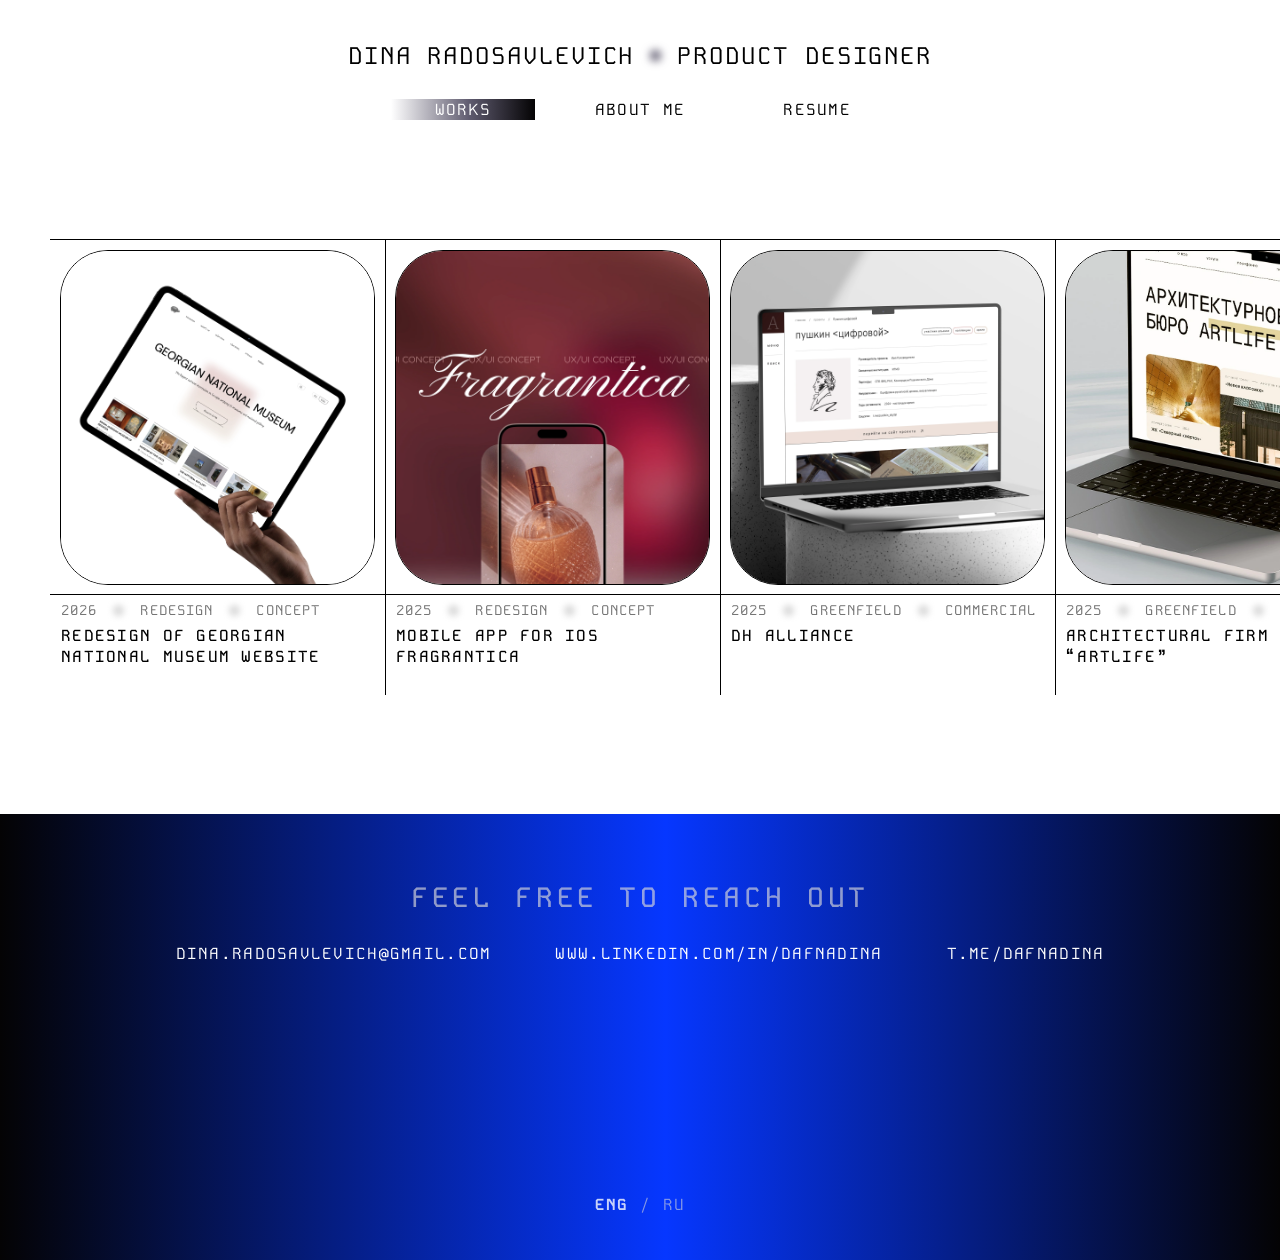
<file: index.html>
<!doctype html>
<html lang="en">
  <head>
    <meta charset="UTF-8" />
    <meta name="viewport" content="width=device-width, initial-scale=1" />
    <meta name="description" content="Dina Radosavlevich — product designer portfolio." />
    <title>Dina Radosavlevich — Product Designer</title>
    <link rel="icon" type="image/x-icon" href="favicon.ico?v=20261031-2" />
    <link rel="icon" type="image/svg+xml" href="favicon.svg?v=20261031-2" />
    <link rel="preconnect" href="https://fonts.googleapis.com" />
    <link rel="preconnect" href="https://fonts.gstatic.com" crossorigin />
    <link href="https://fonts.googleapis.com/css2?family=Kode+Mono:wght@400;500;700&display=swap" rel="stylesheet" />
    <link href="https://fonts.googleapis.com/css2?family=Martian+Mono:wght@300;400&amp;display=swap" rel="stylesheet" />
    <script src="lang-init.js?v=ru-preview-8"></script>
    <link rel="stylesheet" href="styles.css?v=home-footer-28-20261112-1" />
    <link rel="stylesheet" href="russian-type.css?v=home-footer-28-20261112-1" />
  </head>
  <body class="home-page intro-running">
    <header class="portfolio-header">
      <a class="identity" href="index.html">
        <span>Dina Radosavlevich</span>
        <span class="identity-dot" aria-hidden="true"></span>
        <span>Product Designer</span>
      </a>
      <nav aria-label="Primary navigation">
        <a class="active" href="index.html">Works</a>
        <a href="about.html">About me</a>
        <a href="resume.html">Resume</a>
      </nav>
    </header>

    <main class="portfolio-main">
      <section class="project-strip" aria-label="Selected projects">
        <a class="work-card" href="museum/">
          <div class="work-image"><img src="assets/home-v2/artlife.webp" alt="Georgian National Museum website redesign" /></div>
          <div class="work-meta"><span>2026</span><i></i><span>Redesign</span><i></i><span>Concept</span></div>
          <h2>Redesign of Georgian National Museum Website</h2>
        </a>

        <a class="work-card" href="fragrantica/">
          <div class="work-image"><img src="assets/home-v2/fragrantica.webp" alt="Fragrantica iOS mobile app" /></div>
          <div class="work-meta"><span>2025</span><i></i><span>Redesign</span><i></i><span>Concept</span></div>
          <h2>Mobile App for iOS Fragrantica</h2>
        </a>

        <a class="work-card" href="alliance/">
          <div class="work-image"><img src="assets/home-v2/dh-alliance-original.webp" alt="DH Alliance website" /></div>
          <div class="work-meta"><span>2025</span><i></i><span>Greenfield</span><i></i><span data-ru="Коммерческий">Commercial</span></div>
          <h2>DH Alliance</h2>
        </a>

        <a class="work-card" href="artlife/">
          <div class="work-image"><img src="assets/home-v2/dh-alliance.webp" alt="Artlife architectural firm website" /></div>
          <div class="work-meta"><span>2025</span><i></i><span>Greenfield</span><i></i><span>Concept</span></div>
          <h2>Architectural Firm “Artlife”</h2>
        </a>
      </section>
    </main>

    <footer class="portfolio-footer">
      <div class="contact-block">
        <h2><span data-ru="Предложить работу">Feel free</span> <span data-ru="или задать вопрос:">to reach out</span></h2>
        <div class="contact-links">
          <a href="mailto:dina.radosavlevich@gmail.com">dina.radosavlevich@gmail.com</a>
          <a href="https://www.linkedin.com/in/dafnadina" target="_blank" rel="noreferrer">www.linkedin.com/in/dafnadina</a>
          <a href="https://t.me/dafnadina" target="_blank" rel="noreferrer">t.me/dafnadina</a>
        </div>
      </div>
      <button class="language-switch" type="button" aria-label="Switch site language"><strong>ENG</strong><span> / RU</span></button>
    </footer>

    <script src="i18n.js?v=ru-preview-8"></script>
    <script src="script.js?v=mobile-intro-20261105-2"></script>
  </body>
</html>
</file>
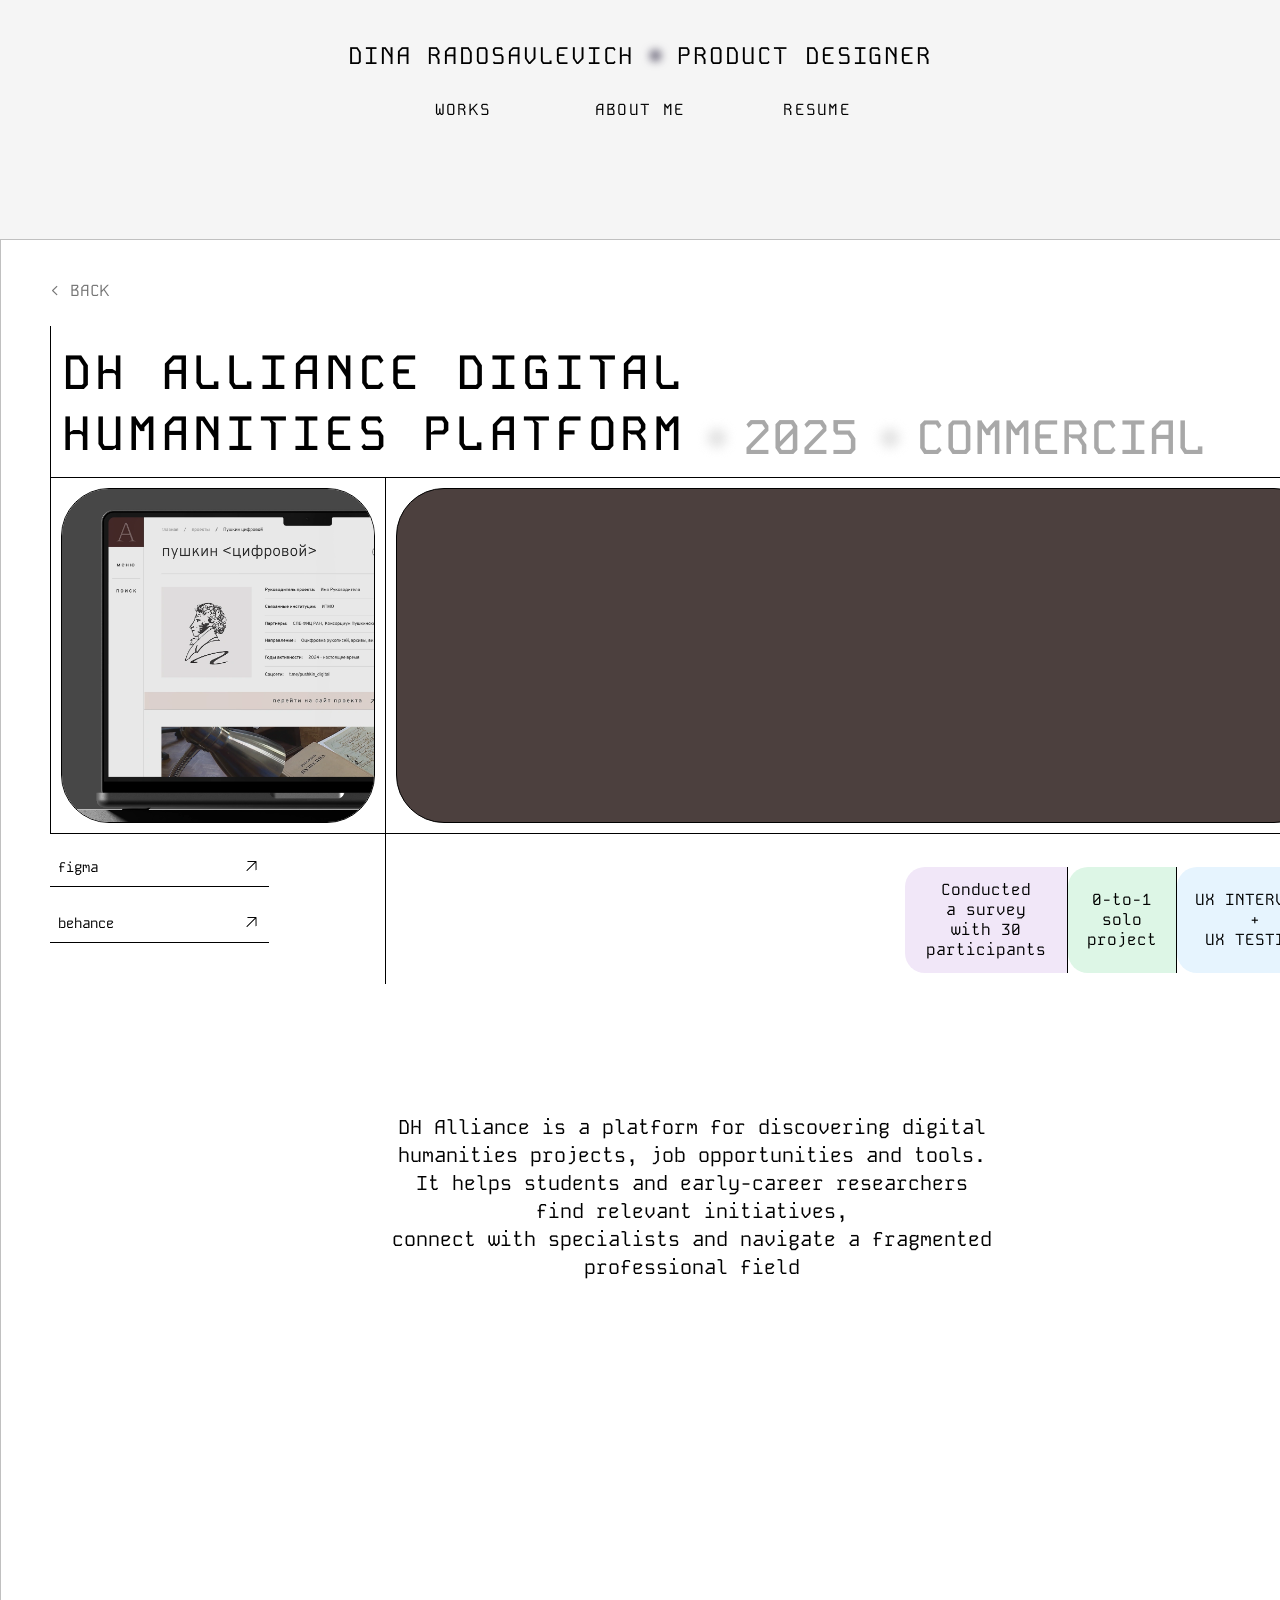
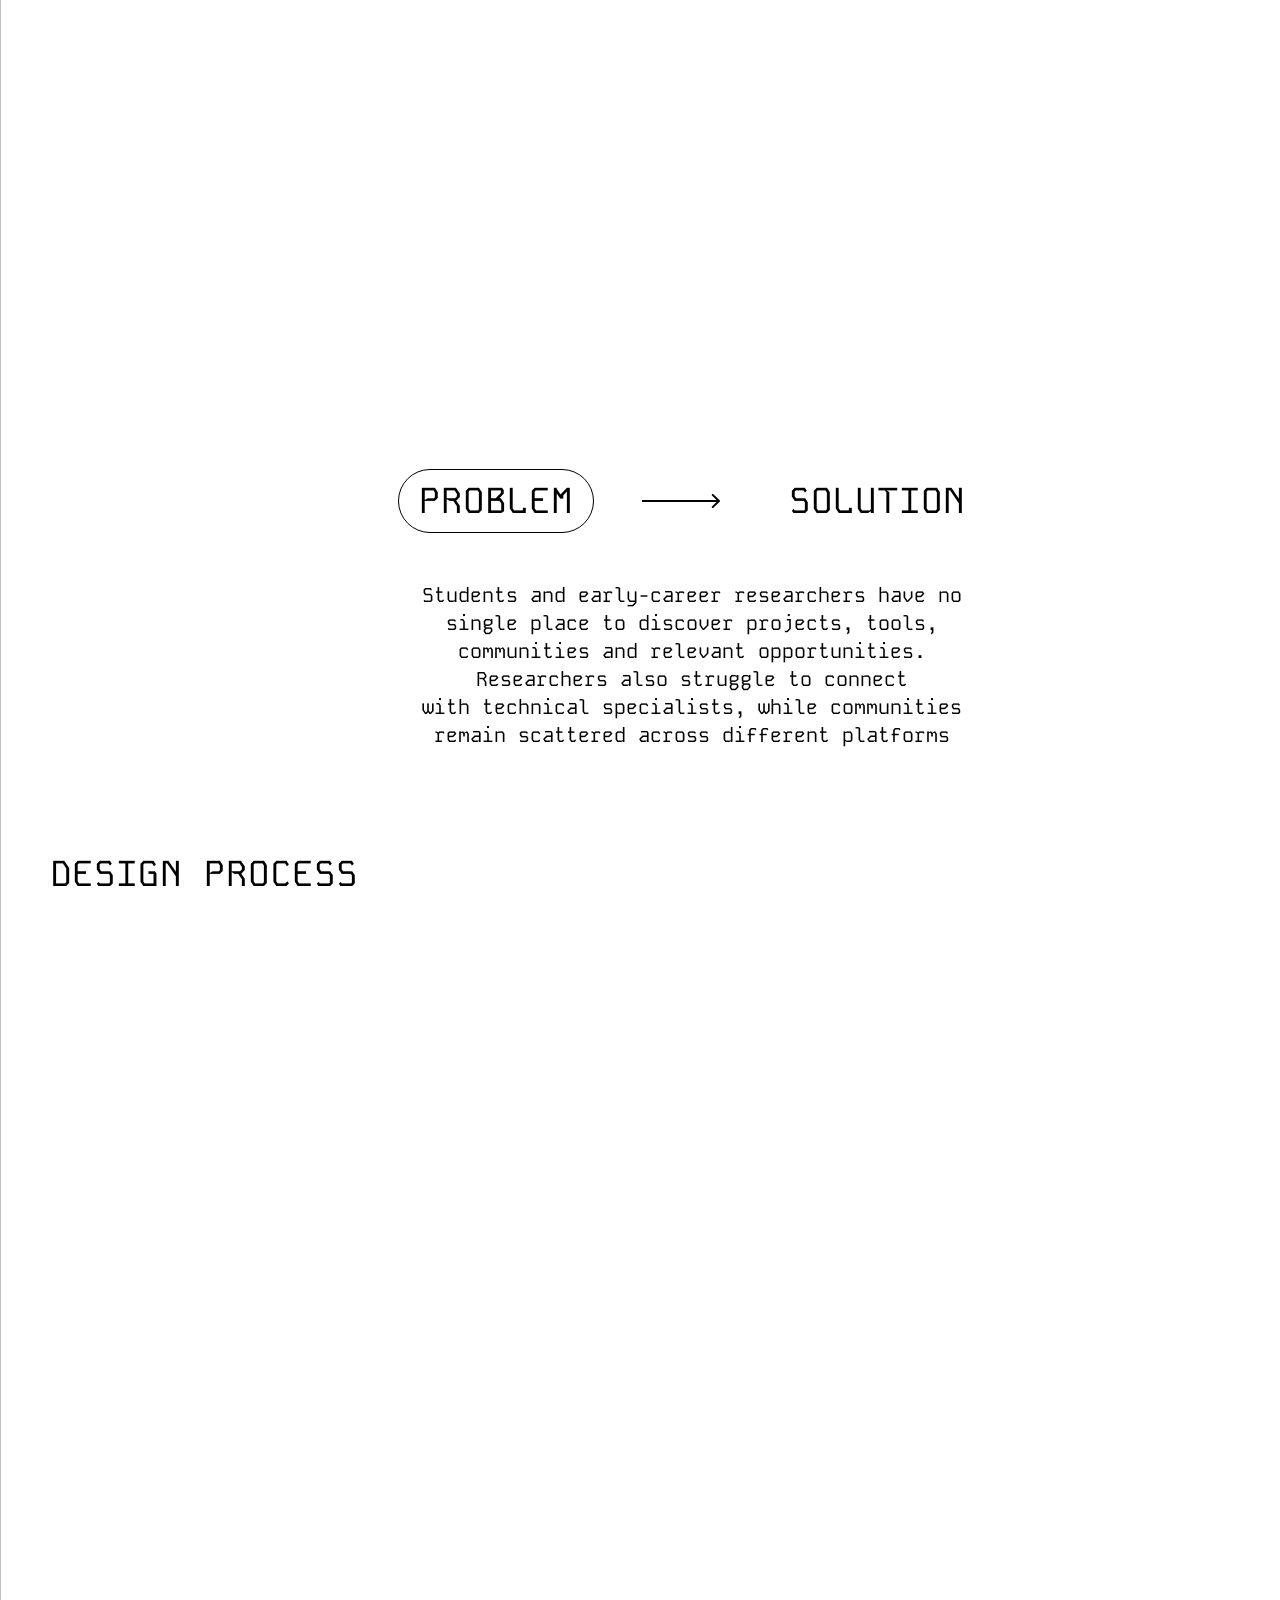
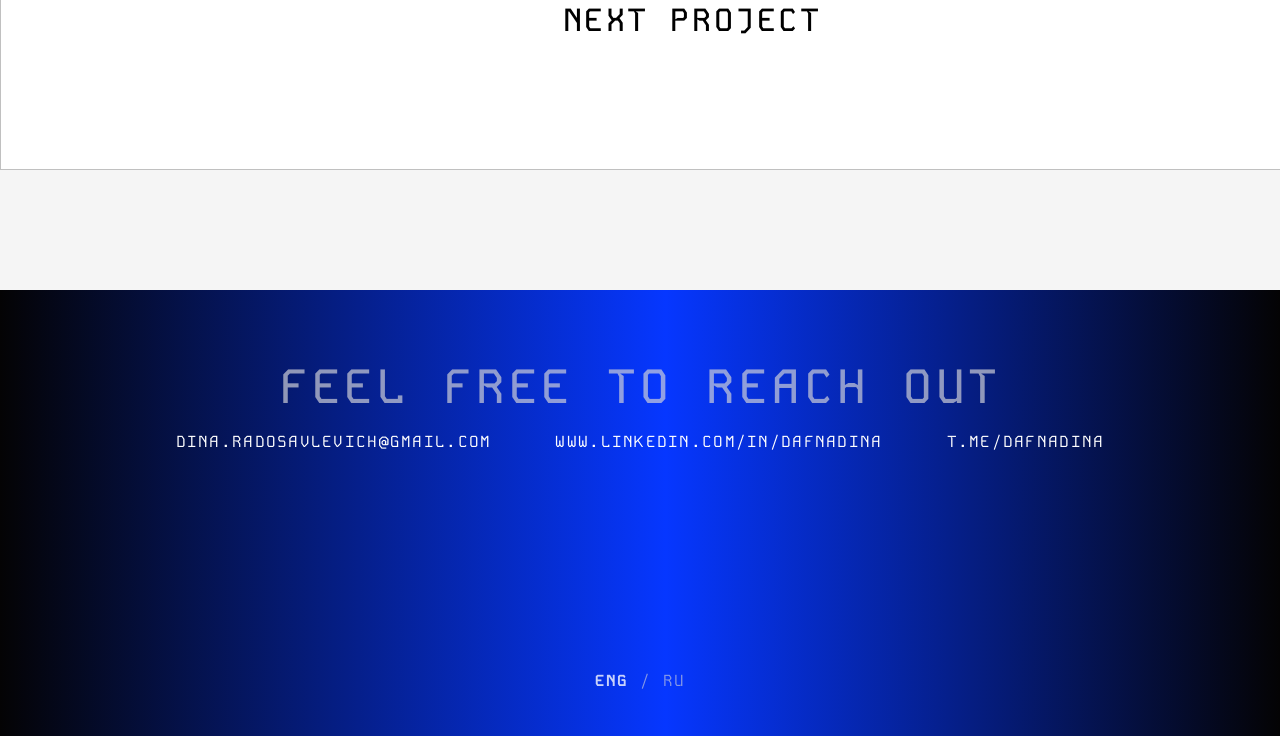
<file: alliance/index.html>
<!doctype html>
<html lang="en">
  <head>
    <meta charset="UTF-8" />
    <meta name="viewport" content="width=device-width, initial-scale=1" />
    <meta http-equiv="refresh" content="0; url=../alliance.html" />
    <link rel="canonical" href="../alliance.html" />
    <title>DH Alliance — Dina Radosavlevich</title>
    <link rel="icon" type="image/x-icon" href="../favicon.ico?v=20261031-2" />
    <link rel="icon" type="image/svg+xml" href="../favicon.svg?v=20261031-2" />
    <script>window.location.replace('../alliance.html');</script>
  </head>
  <body><a href="../alliance.html">Open DH Alliance project</a></body>
</html>
</file>
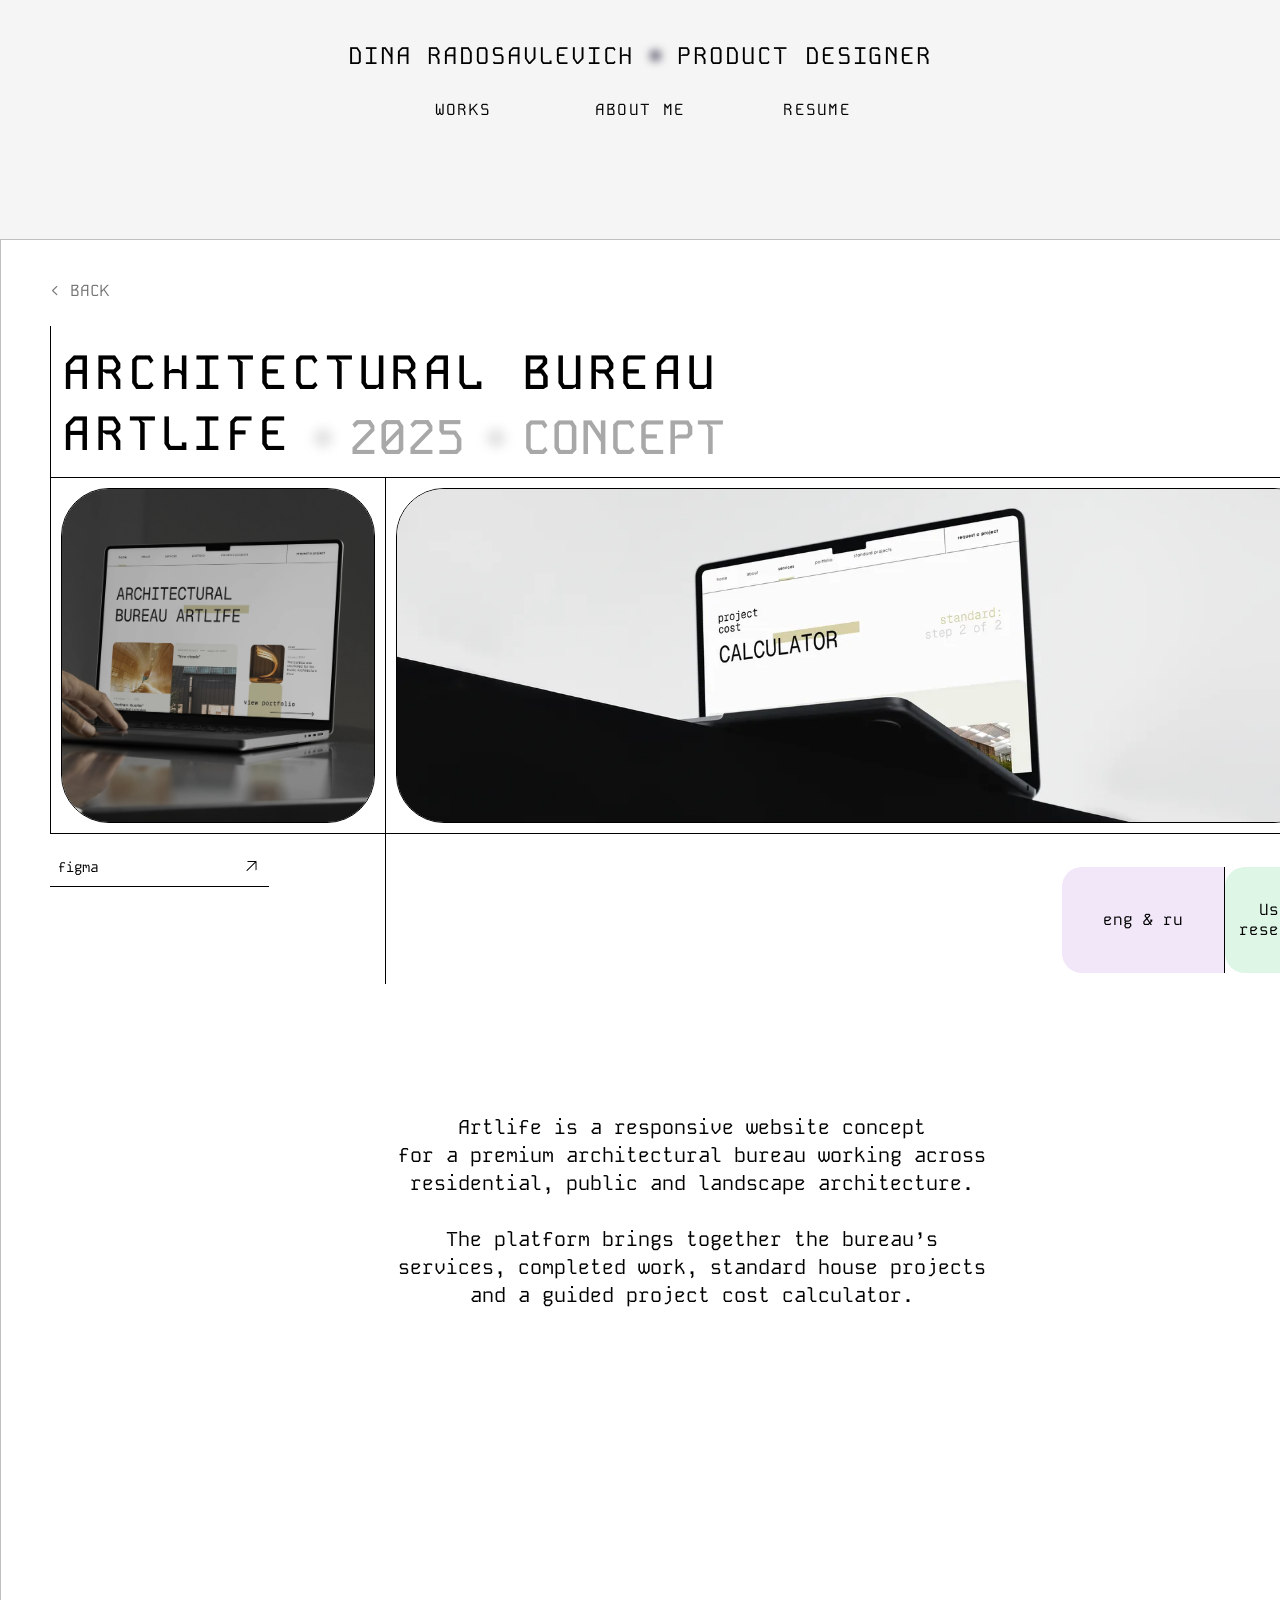
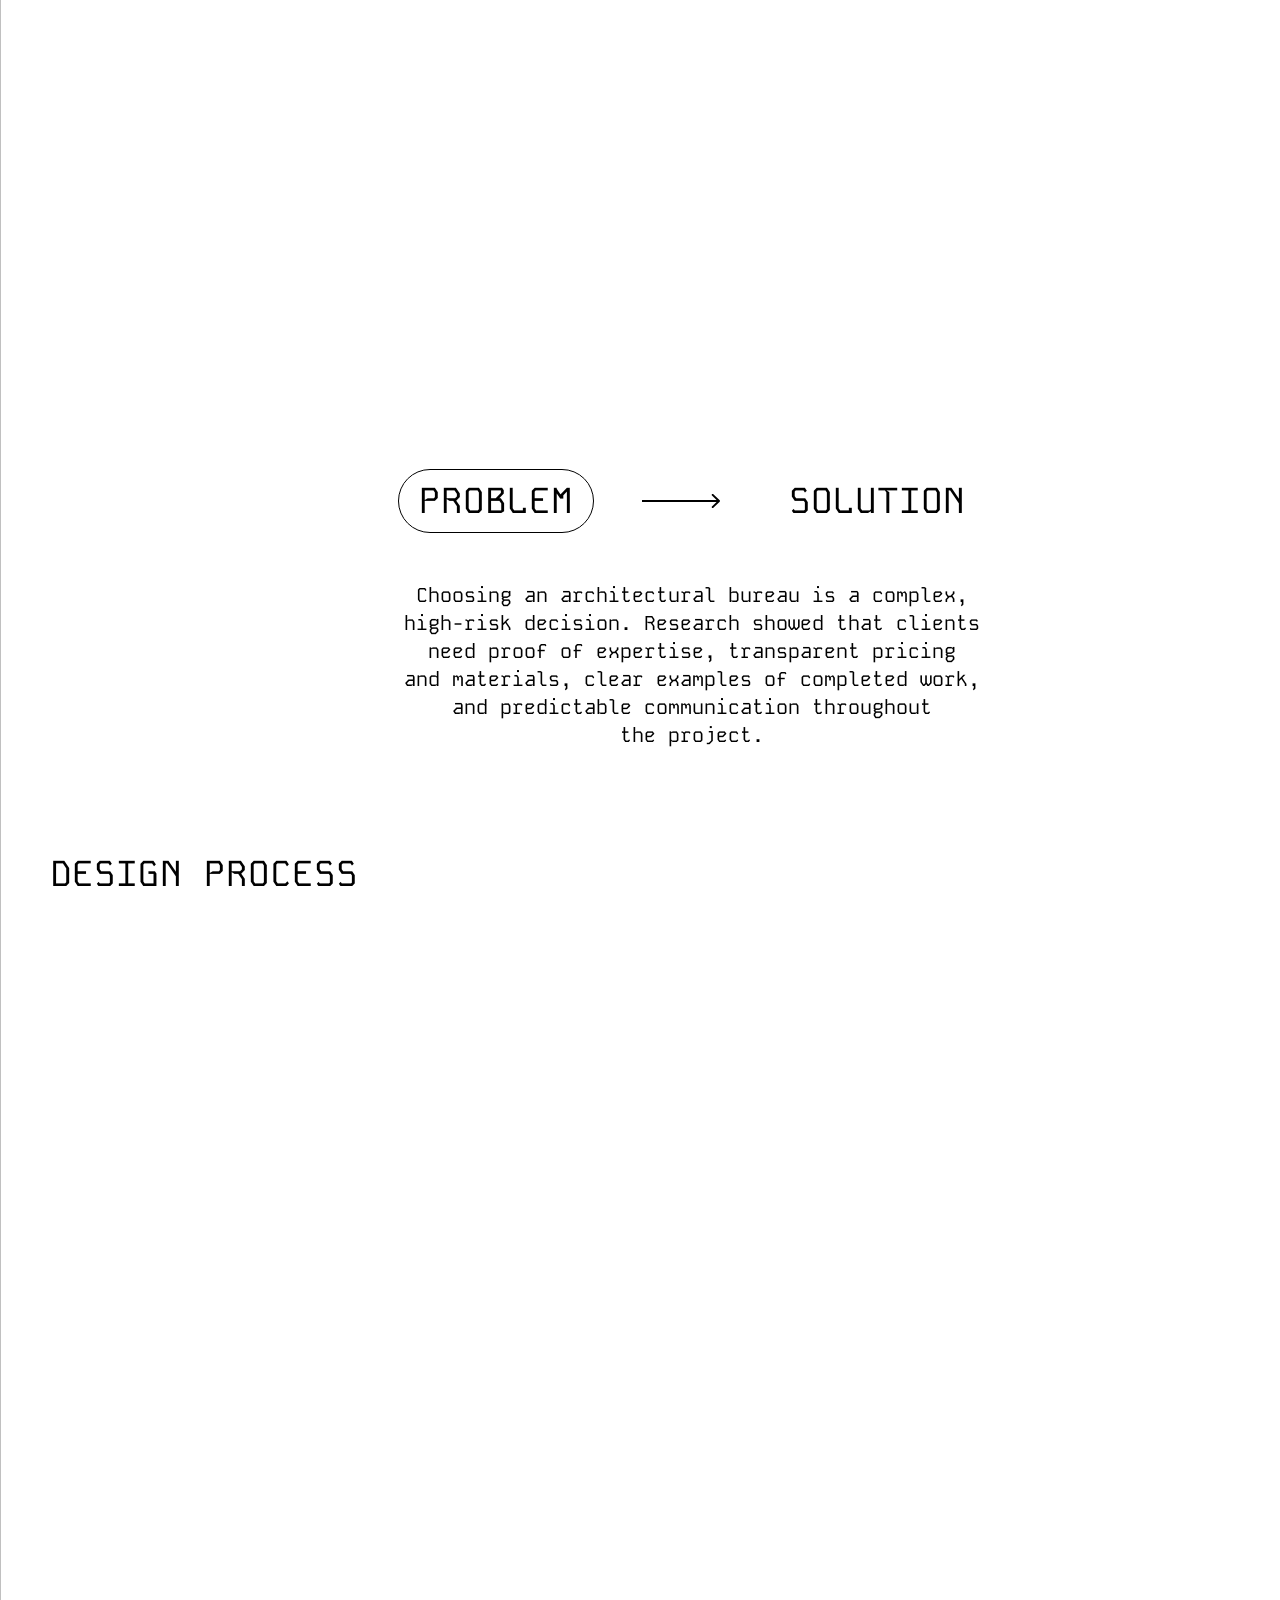
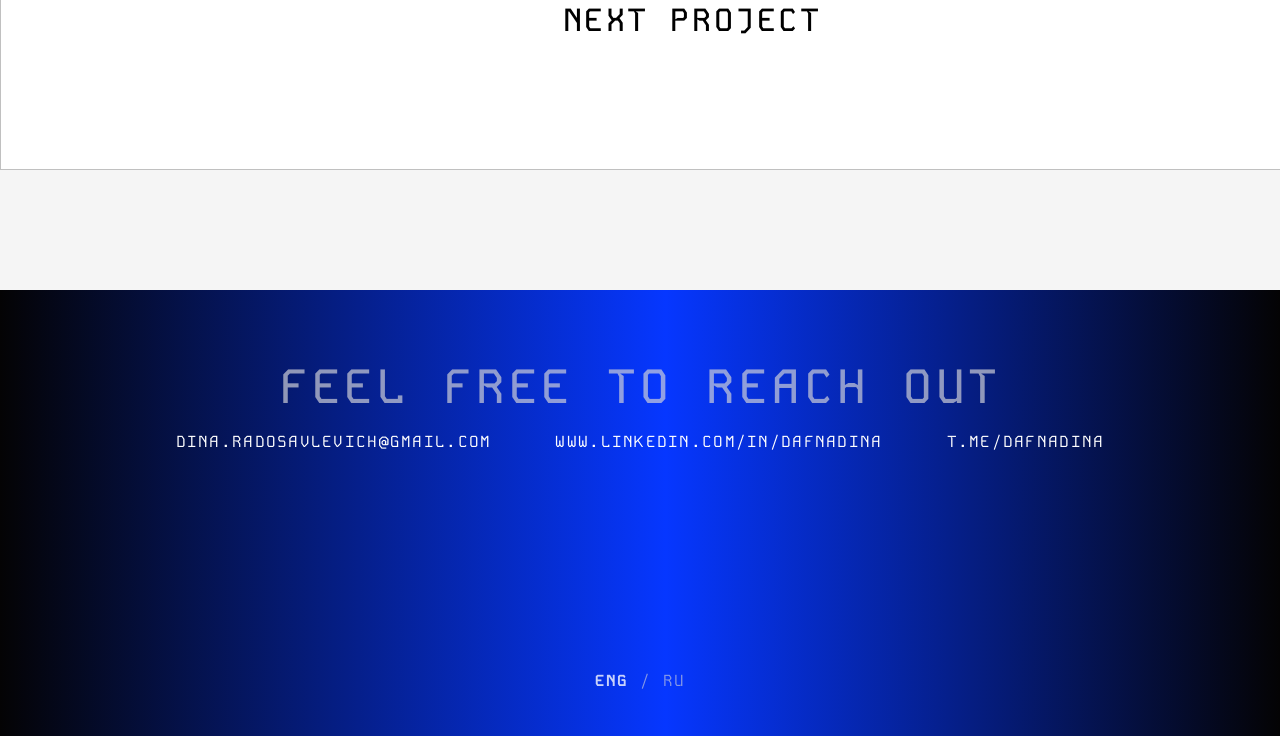
<file: artlife/index.html>
<!doctype html>
<html lang="en">
  <head>
    <meta charset="UTF-8" />
    <meta name="viewport" content="width=device-width, initial-scale=1" />
    <meta http-equiv="refresh" content="0; url=../artlife.html" />
    <link rel="canonical" href="../artlife.html" />
    <title>Artlife — Dina Radosavlevich</title>
    <link rel="icon" type="image/x-icon" href="../favicon.ico?v=20261031-2" />
    <link rel="icon" type="image/svg+xml" href="../favicon.svg?v=20261031-2" />
    <script>window.location.replace('../artlife.html');</script>
  </head>
  <body><a href="../artlife.html">Open Artlife project</a></body>
</html>
</file>
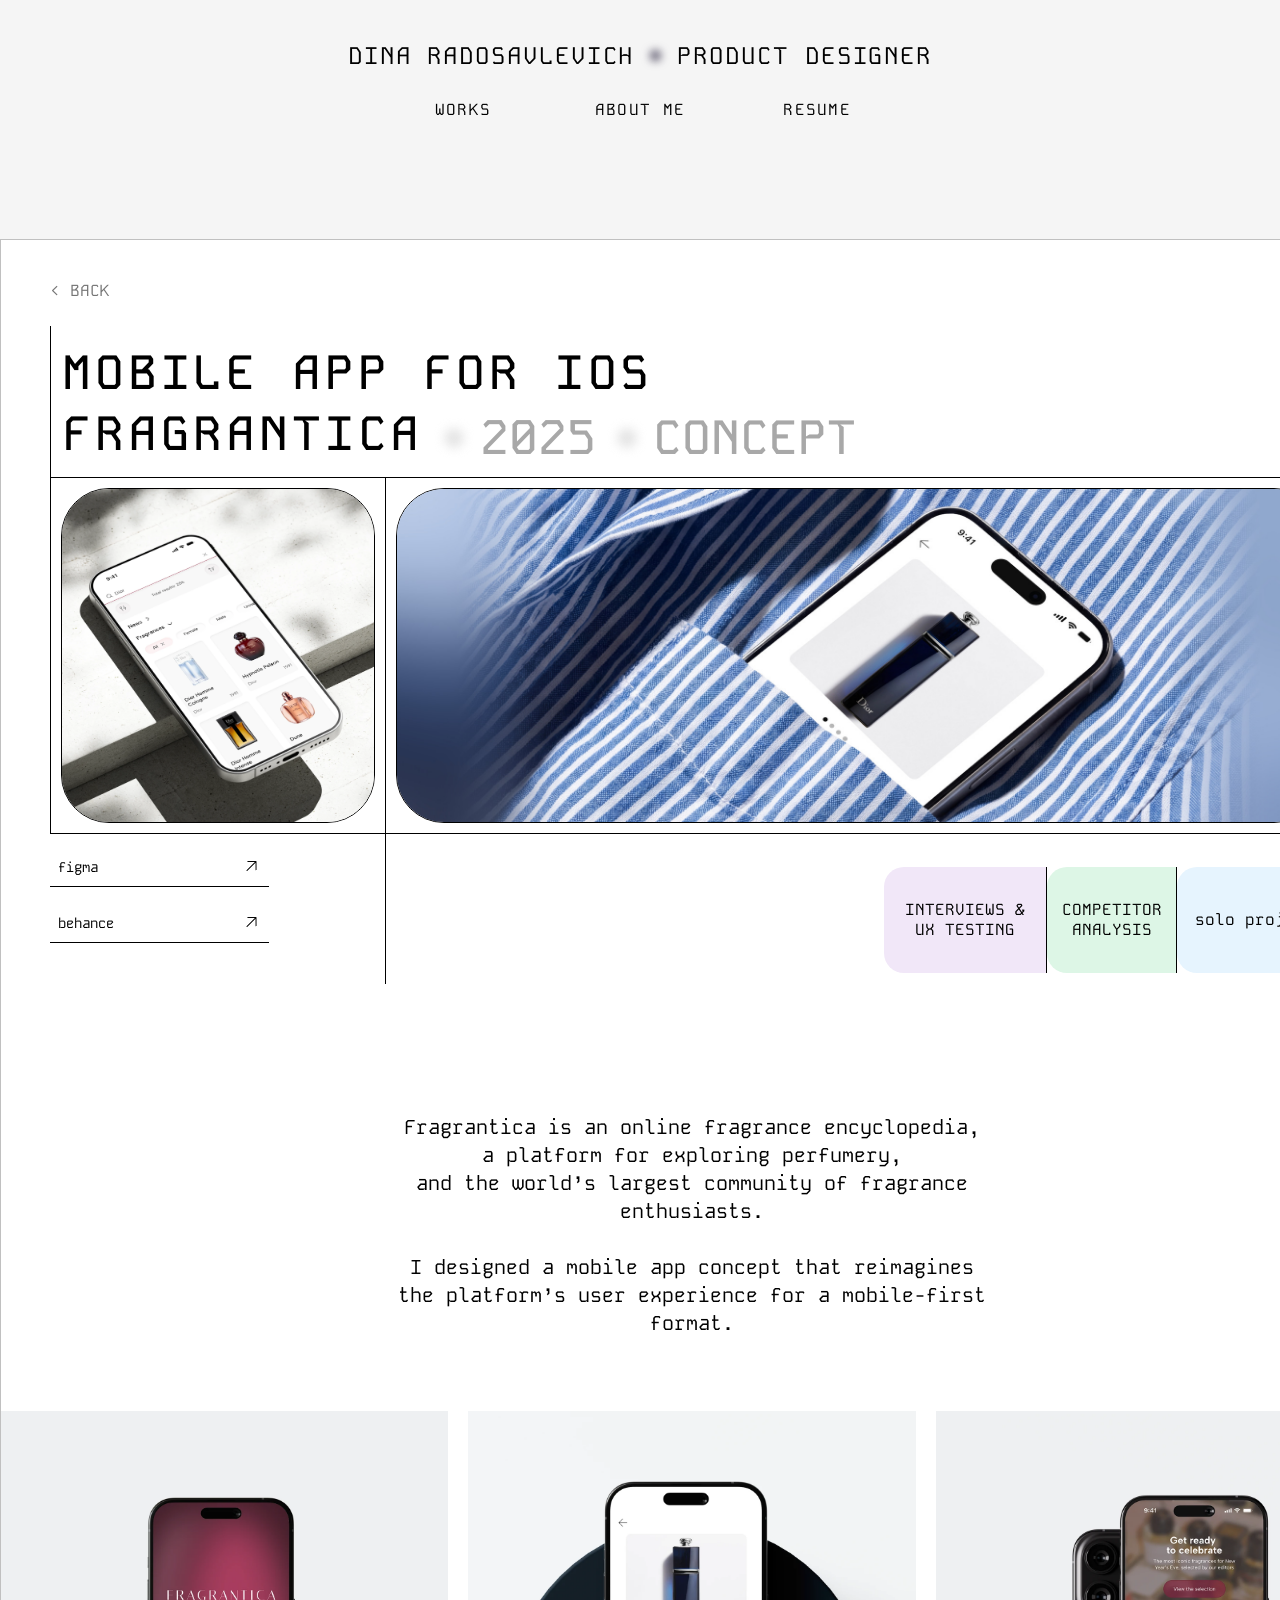
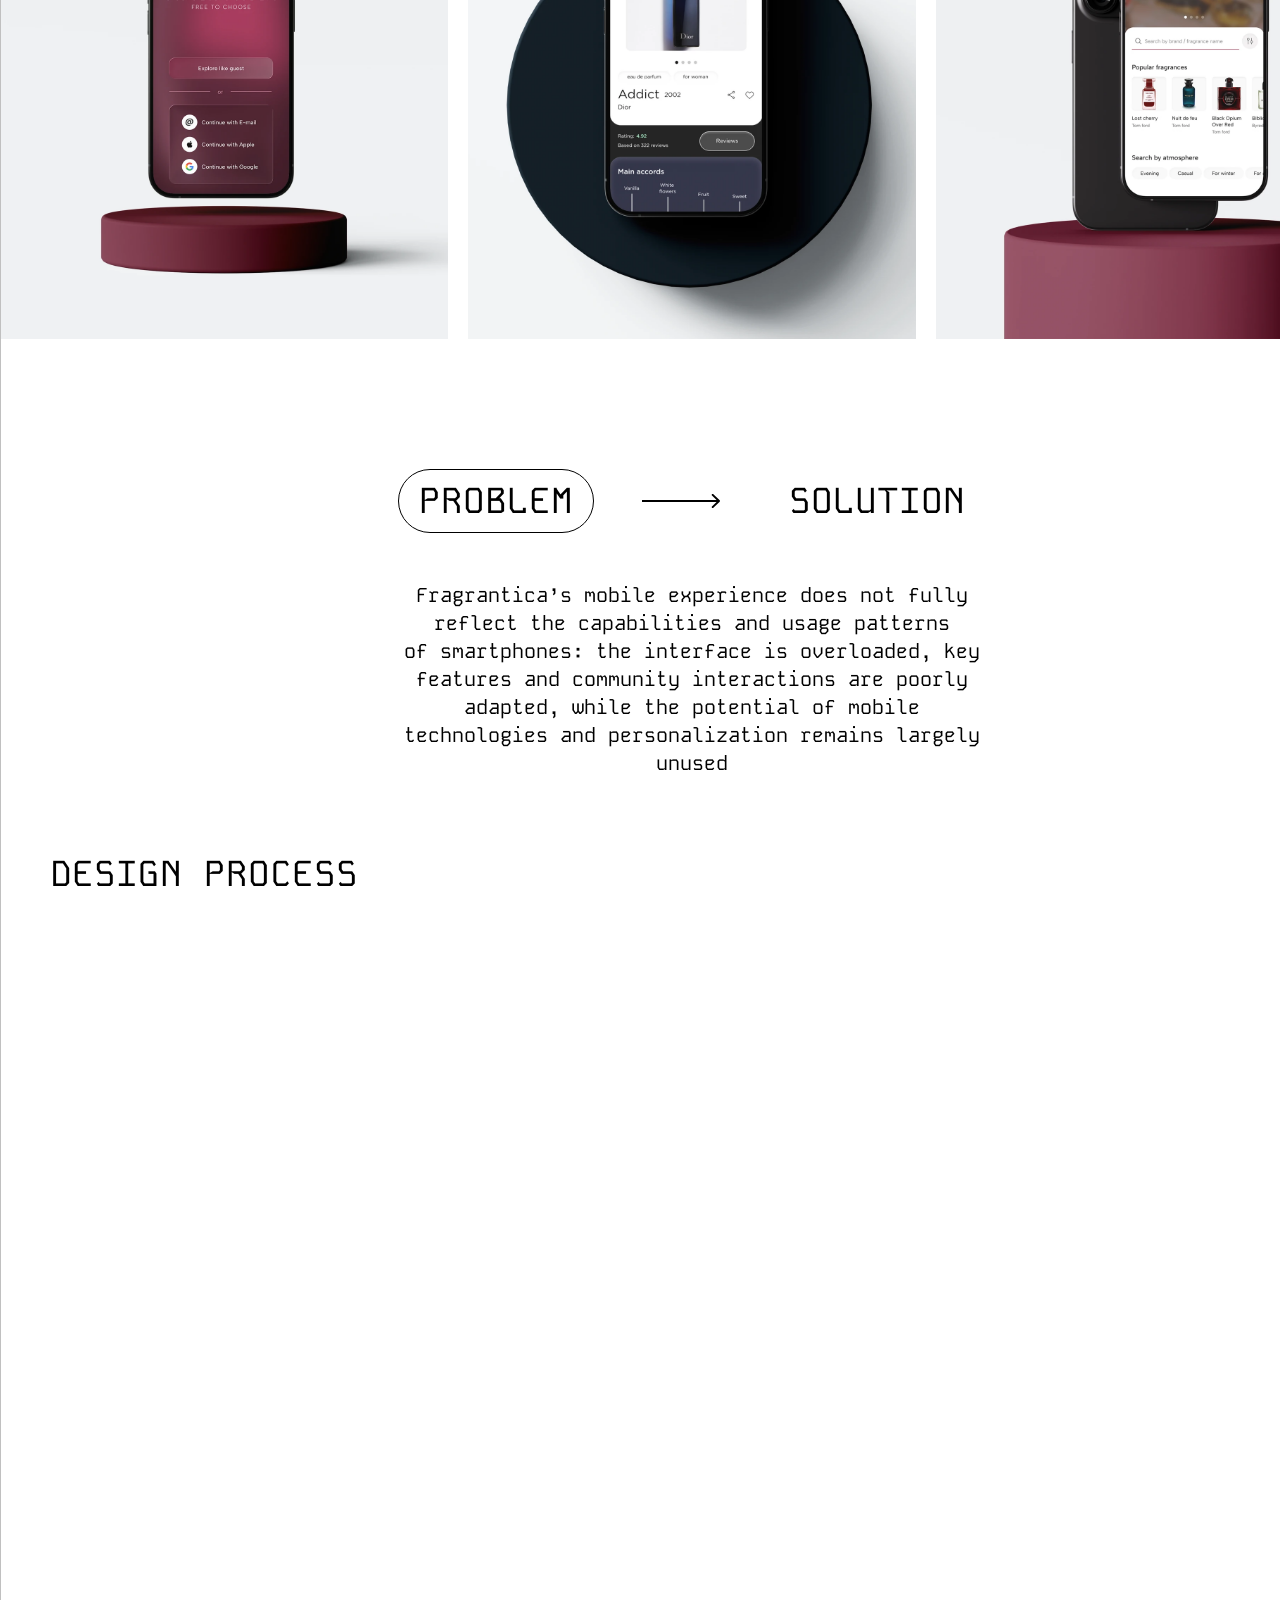
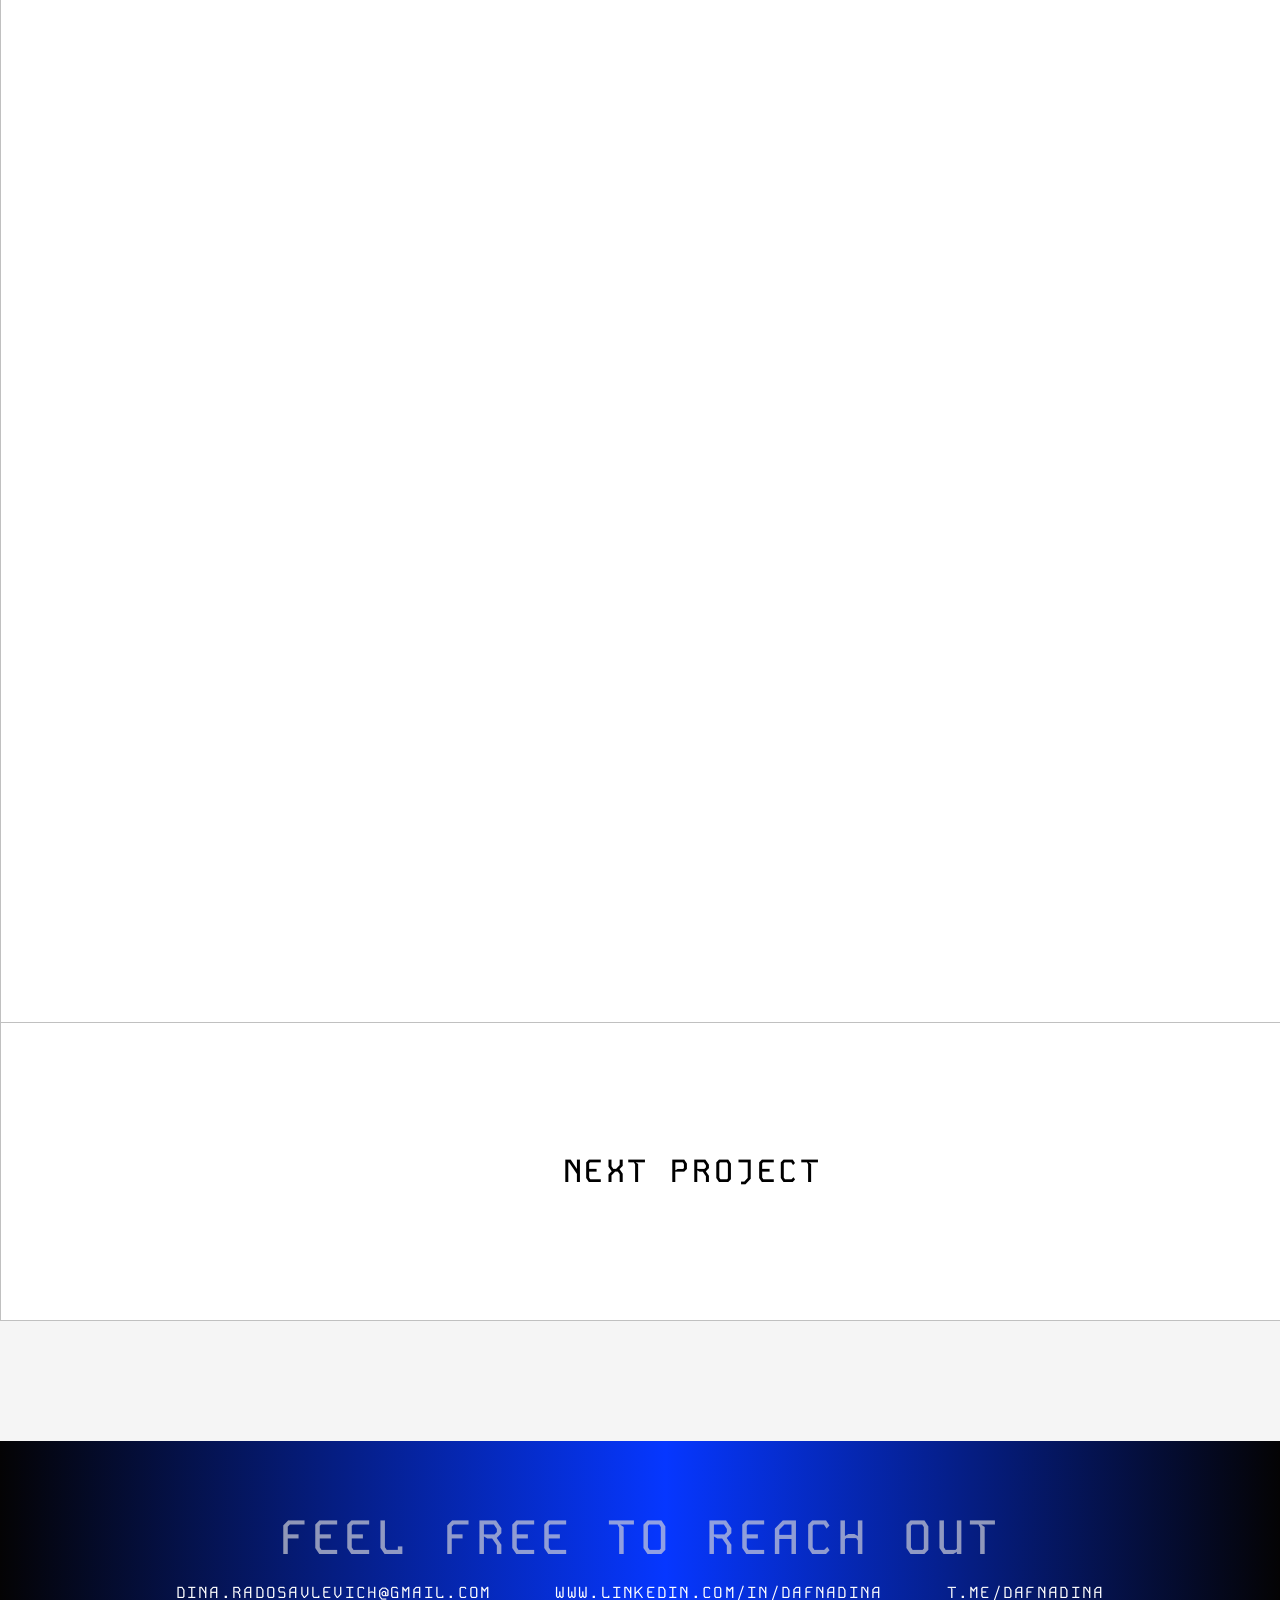
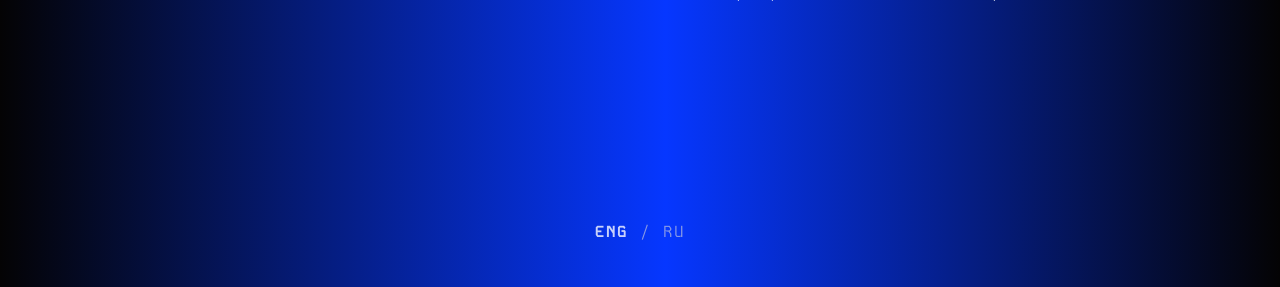
<file: fragrantica/index.html>
<!doctype html>
<html lang="en">
  <head>
    <meta charset="UTF-8" />
    <meta name="viewport" content="width=device-width, initial-scale=1" />
    <meta http-equiv="refresh" content="0; url=../fragrantica.html" />
    <link rel="canonical" href="../fragrantica.html" />
    <title>Fragrantica — Dina Radosavlevich</title>
    <link rel="icon" type="image/x-icon" href="../favicon.ico?v=20261031-2" />
    <link rel="icon" type="image/svg+xml" href="../favicon.svg?v=20261031-2" />
    <script>window.location.replace('../fragrantica.html');</script>
  </head>
  <body><a href="../fragrantica.html">Open Fragrantica project</a></body>
</html>
</file>
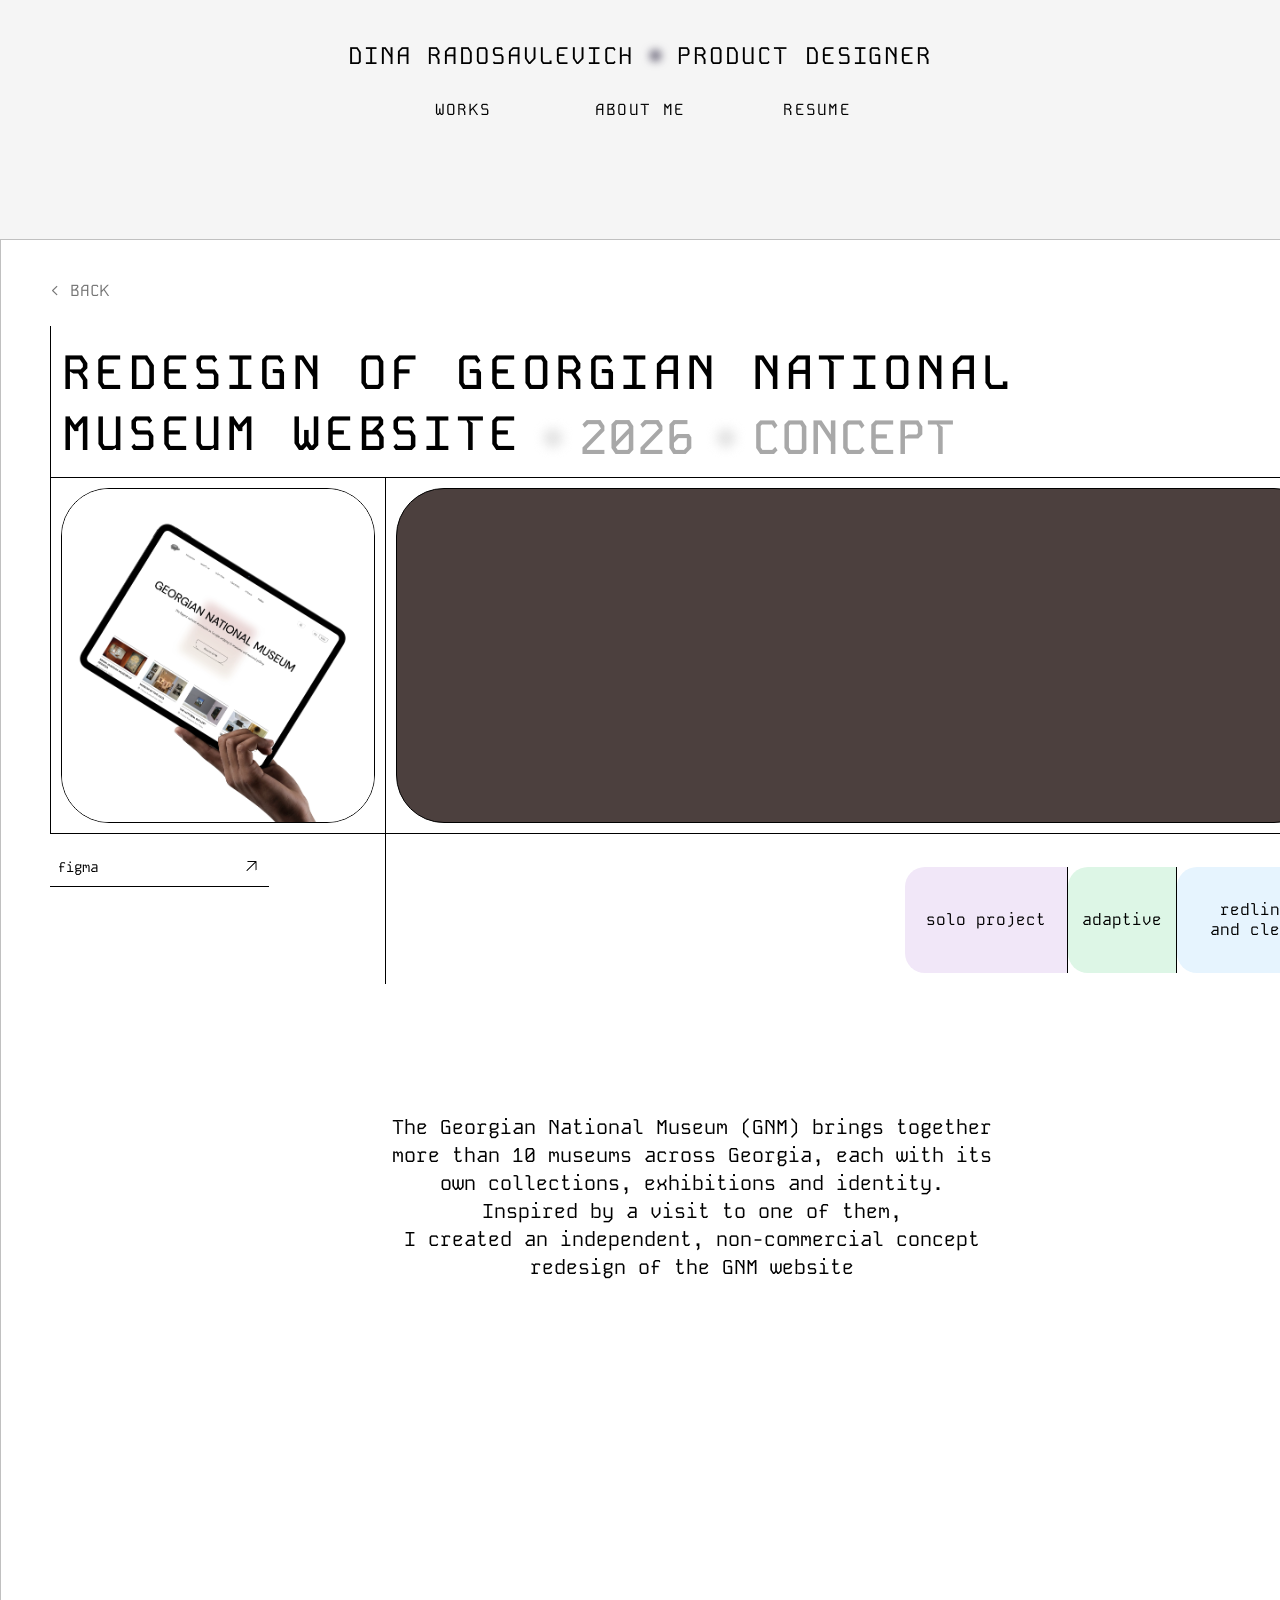
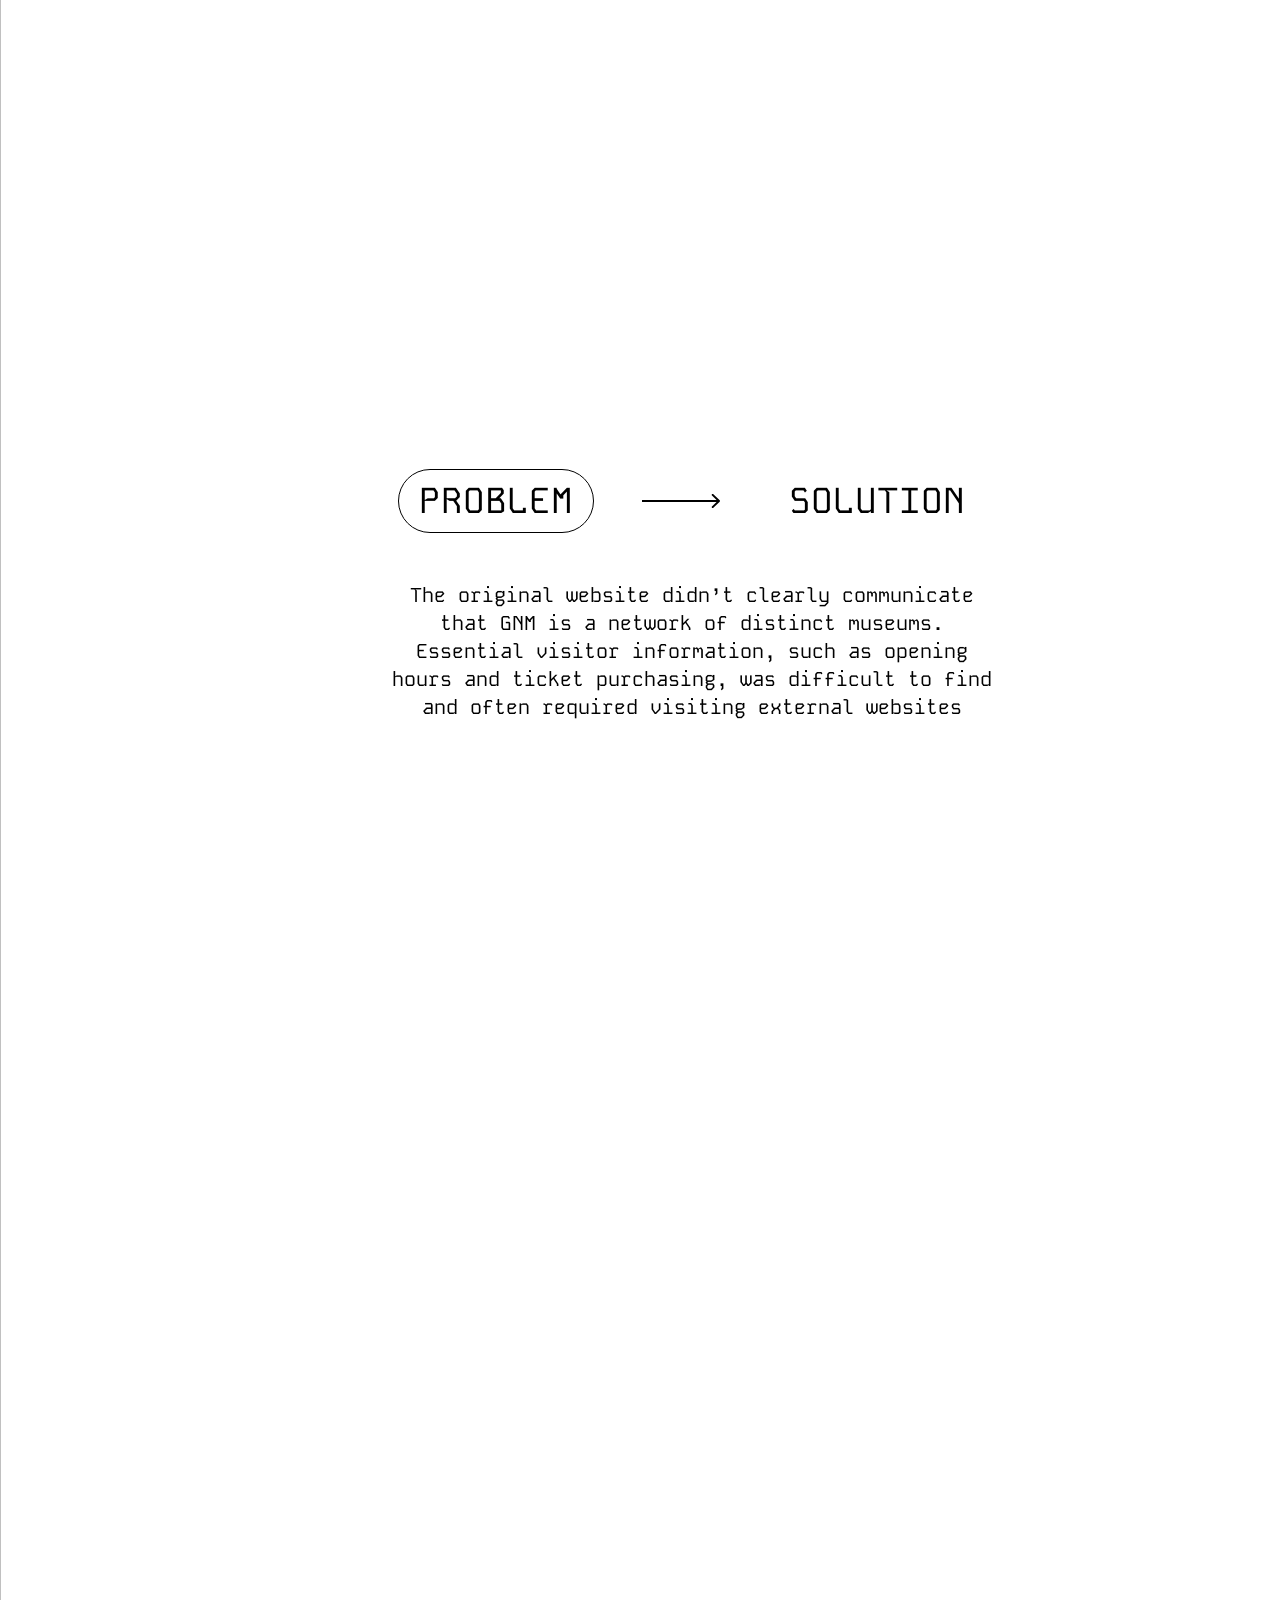
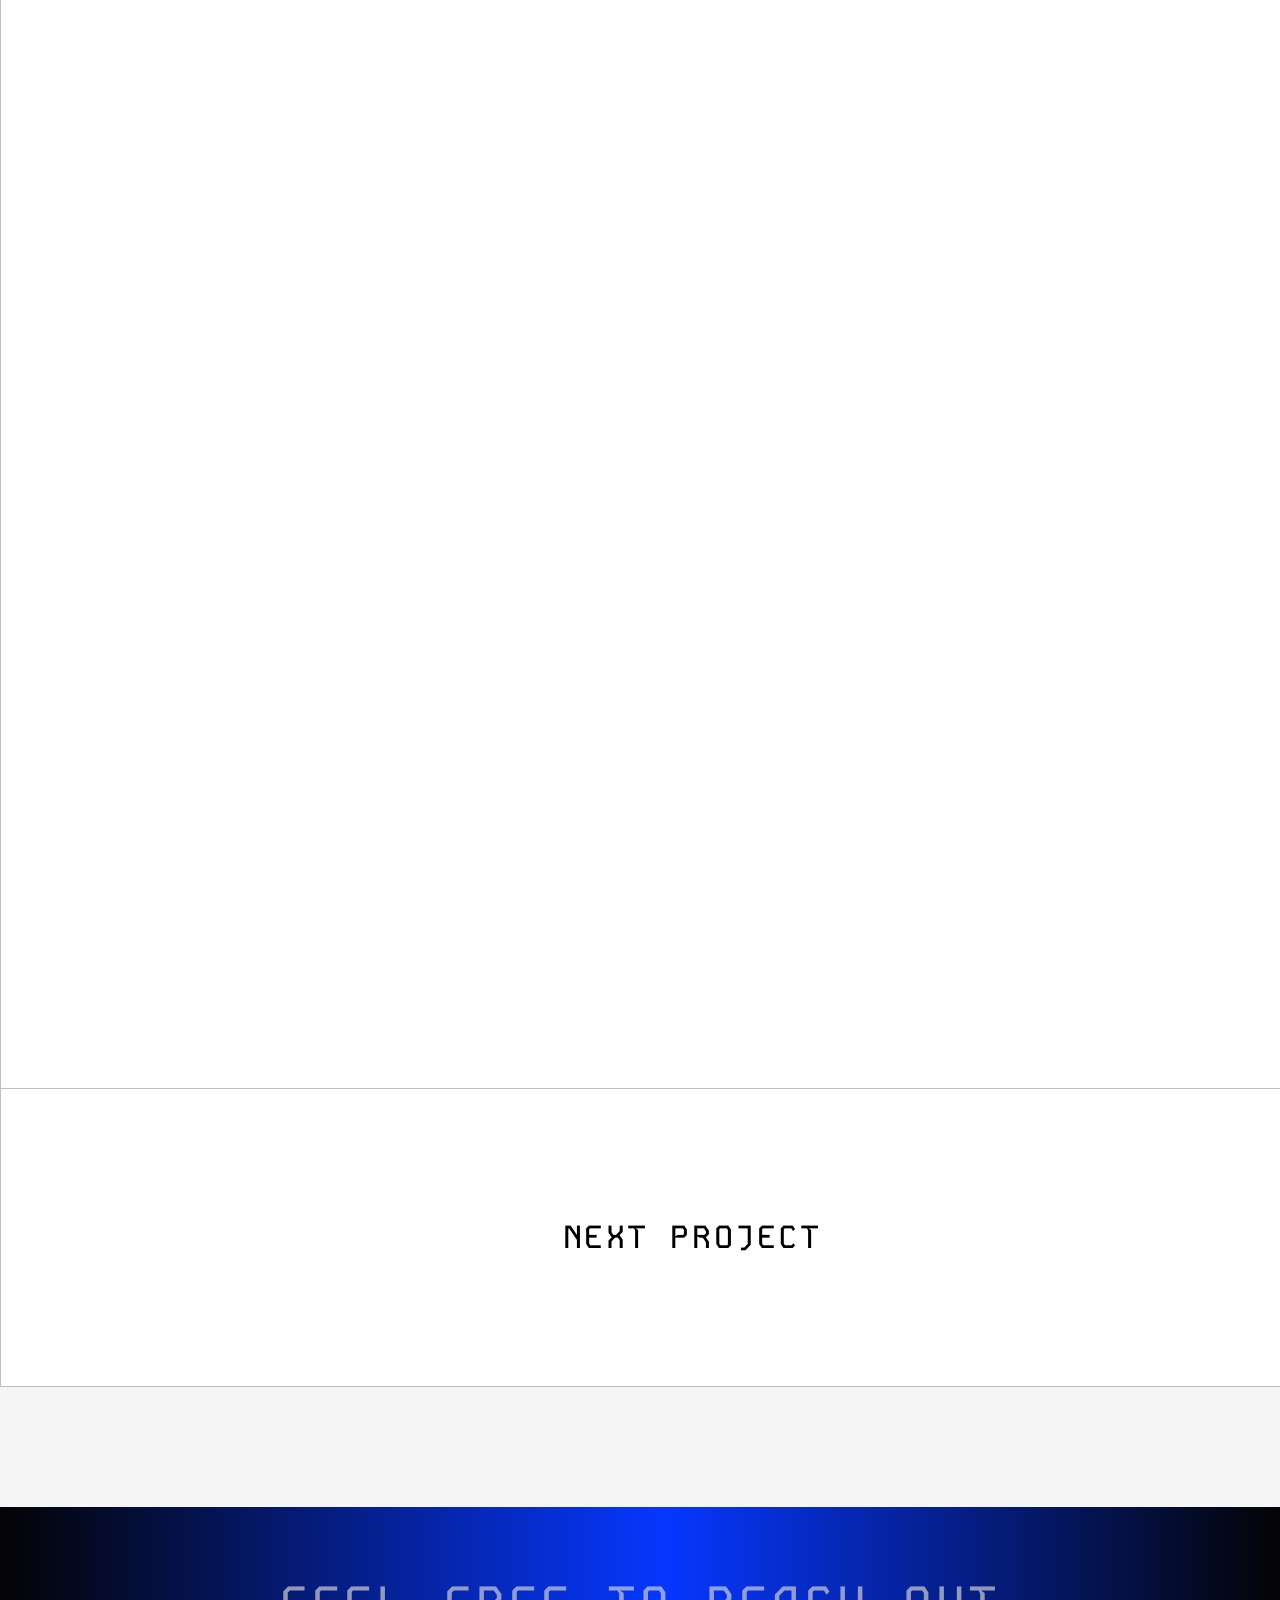
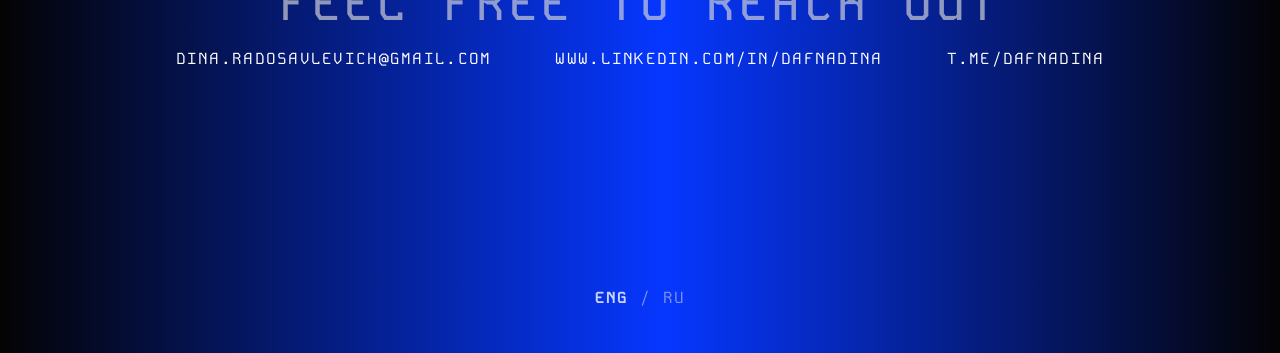
<file: museum/index.html>
<!doctype html>
<html lang="en">
  <head>
    <meta charset="UTF-8" />
    <meta name="viewport" content="width=device-width, initial-scale=1" />
    <meta http-equiv="refresh" content="0; url=../museum.html" />
    <link rel="canonical" href="../museum.html" />
    <title>Georgian National Museum — Dina Radosavlevich</title>
    <link rel="icon" type="image/x-icon" href="../favicon.ico?v=20261031-2" />
    <link rel="icon" type="image/svg+xml" href="../favicon.svg?v=20261031-2" />
    <script>window.location.replace('../museum.html');</script>
  </head>
  <body><a href="../museum.html">Open Georgian National Museum project</a></body>
</html>
</file>
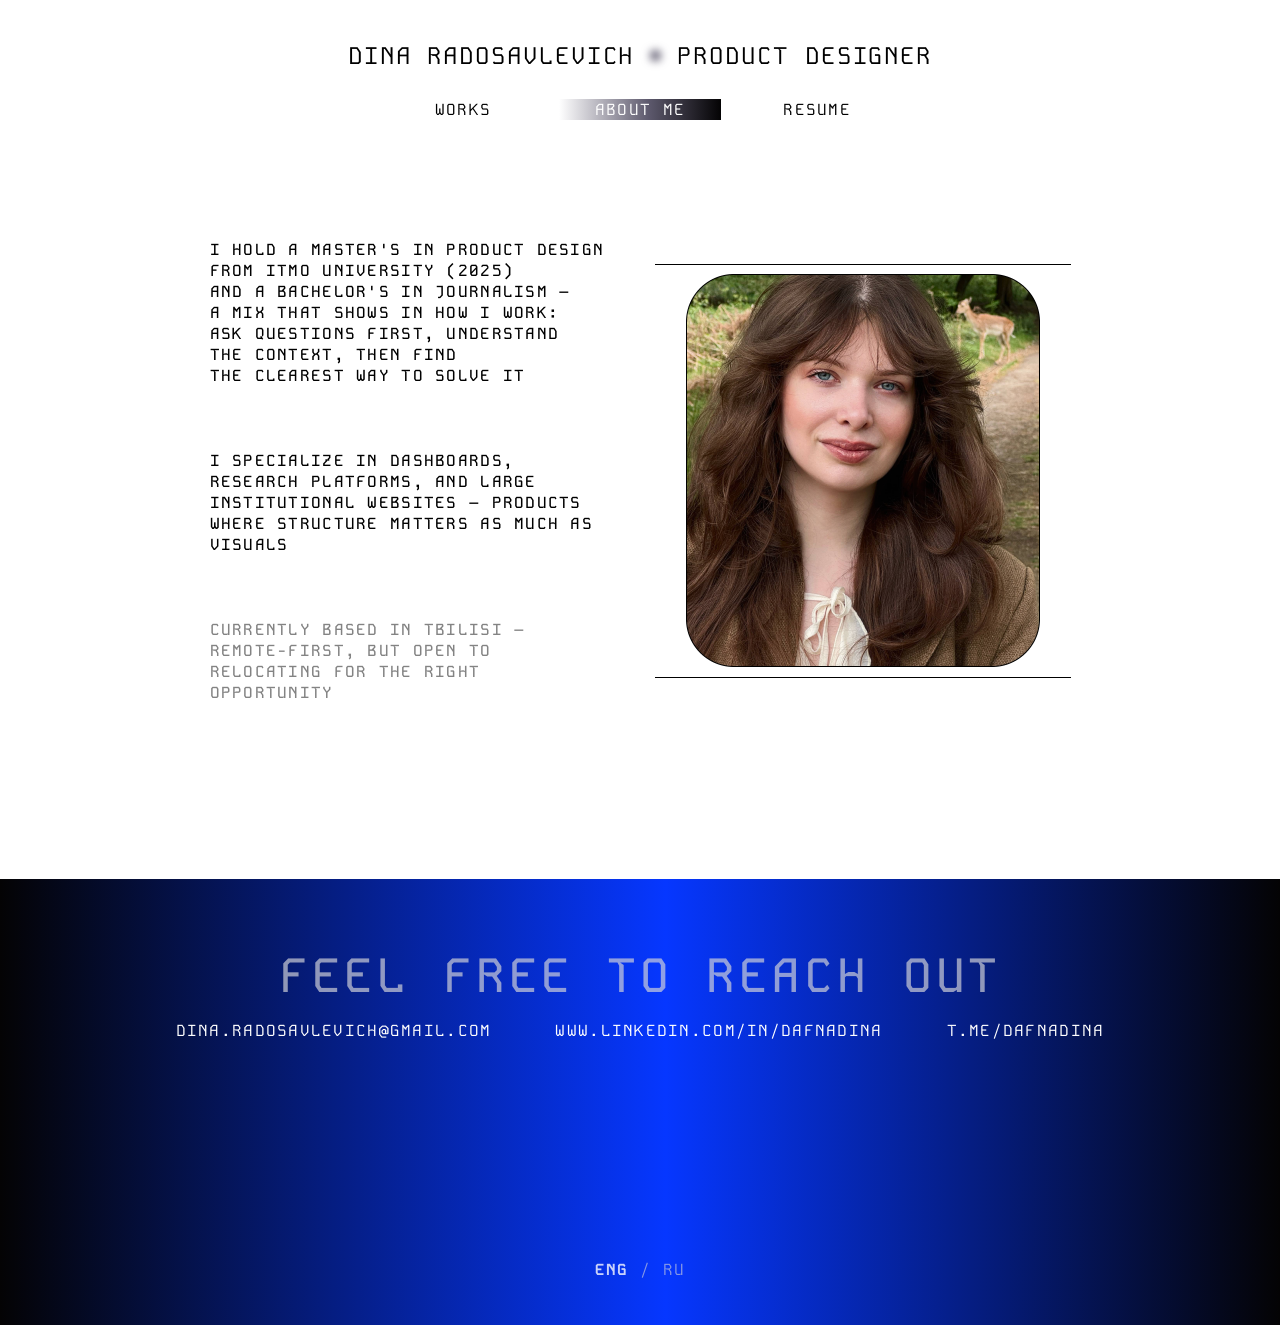
<file: about.html>
<!doctype html>
<html lang="en">
  <head>
    <meta charset="UTF-8" />
    <meta name="viewport" content="width=device-width, initial-scale=1" />
    <meta name="description" content="About Dina Radosavlevich — product designer." />
    <title>About Me — Dina Radosavlevich</title>
    <link rel="icon" type="image/x-icon" href="favicon.ico?v=20261031-2" />
    <link rel="icon" type="image/svg+xml" href="favicon.svg?v=20261031-2" />
    <link rel="preconnect" href="https://fonts.googleapis.com" />
    <link rel="preconnect" href="https://fonts.gstatic.com" crossorigin />
    <link href="https://fonts.googleapis.com/css2?family=Kode+Mono:wght@400;500;700&display=swap" rel="stylesheet" />
    <link href="https://fonts.googleapis.com/css2?family=Martian+Mono:wght@300;400&amp;display=swap" rel="stylesheet" />
    <script src="lang-init.js?v=ru-preview-8"></script>
    <link rel="stylesheet" href="styles.css?v=mobile-header-dot-20261105-1" />
    <link rel="stylesheet" href="about.css" />
    <link rel="stylesheet" href="russian-type.css?v=mobile-footer-20261105-1" />
  </head>
  <body class="about-page">
    <header class="portfolio-header">
      <a class="identity" href="index.html">
        <span>Dina Radosavlevich</span>
        <span class="identity-dot" aria-hidden="true"></span>
        <span>Product Designer</span>
      </a>
      <nav aria-label="Primary navigation">
        <a href="index.html">Works</a>
        <a class="active" href="about.html" aria-current="page">About me</a>
        <a href="resume.html">Resume</a>
      </nav>
    </header>

    <main class="about-main">
      <section class="about-layout" aria-label="About Dina">
        <div class="about-copy">
          <p>I hold a Master's in Product Design from ITMO University (2025)<br />and a Bachelor's in Journalism –<br />a mix that shows in how I work:<br />ask questions first, understand<br />the context, then find<br />the clearest way to solve it</p>
          <p>I specialize in dashboards, research platforms, and large institutional websites – products where structure matters as much as visuals</p>
          <p class="about-location">Currently based in Tbilisi – remote-first, but open to relocating for the right opportunity</p>
        </div>
        <div class="portrait-frame">
          <img src="assets/home-v2/about-portrait@2x.webp" alt="Portrait of Dina Radosavlevich" />
        </div>
      </section>
    </main>

    <footer class="portfolio-footer">
      <div class="contact-block">
        <h2><span data-ru="Предложить работу">Feel free</span> <span data-ru="или задать вопрос:">to reach out</span></h2>
        <div class="contact-links">
          <a href="mailto:dina.radosavlevich@gmail.com">dina.radosavlevich@gmail.com</a>
          <a href="https://www.linkedin.com/in/dafnadina" target="_blank" rel="noreferrer">www.linkedin.com/in/dafnadina</a>
          <a href="https://t.me/dafnadina" target="_blank" rel="noreferrer">t.me/dafnadina</a>
        </div>
      </div>
      <button class="language-switch" type="button" aria-label="Switch site language"><strong>ENG</strong><span> / RU</span></button>
    </footer>

    <script src="i18n.js?v=ru-preview-8"></script>
    <script src="script.js?v=ru-preview-8"></script>
  </body>
</html>
</file>
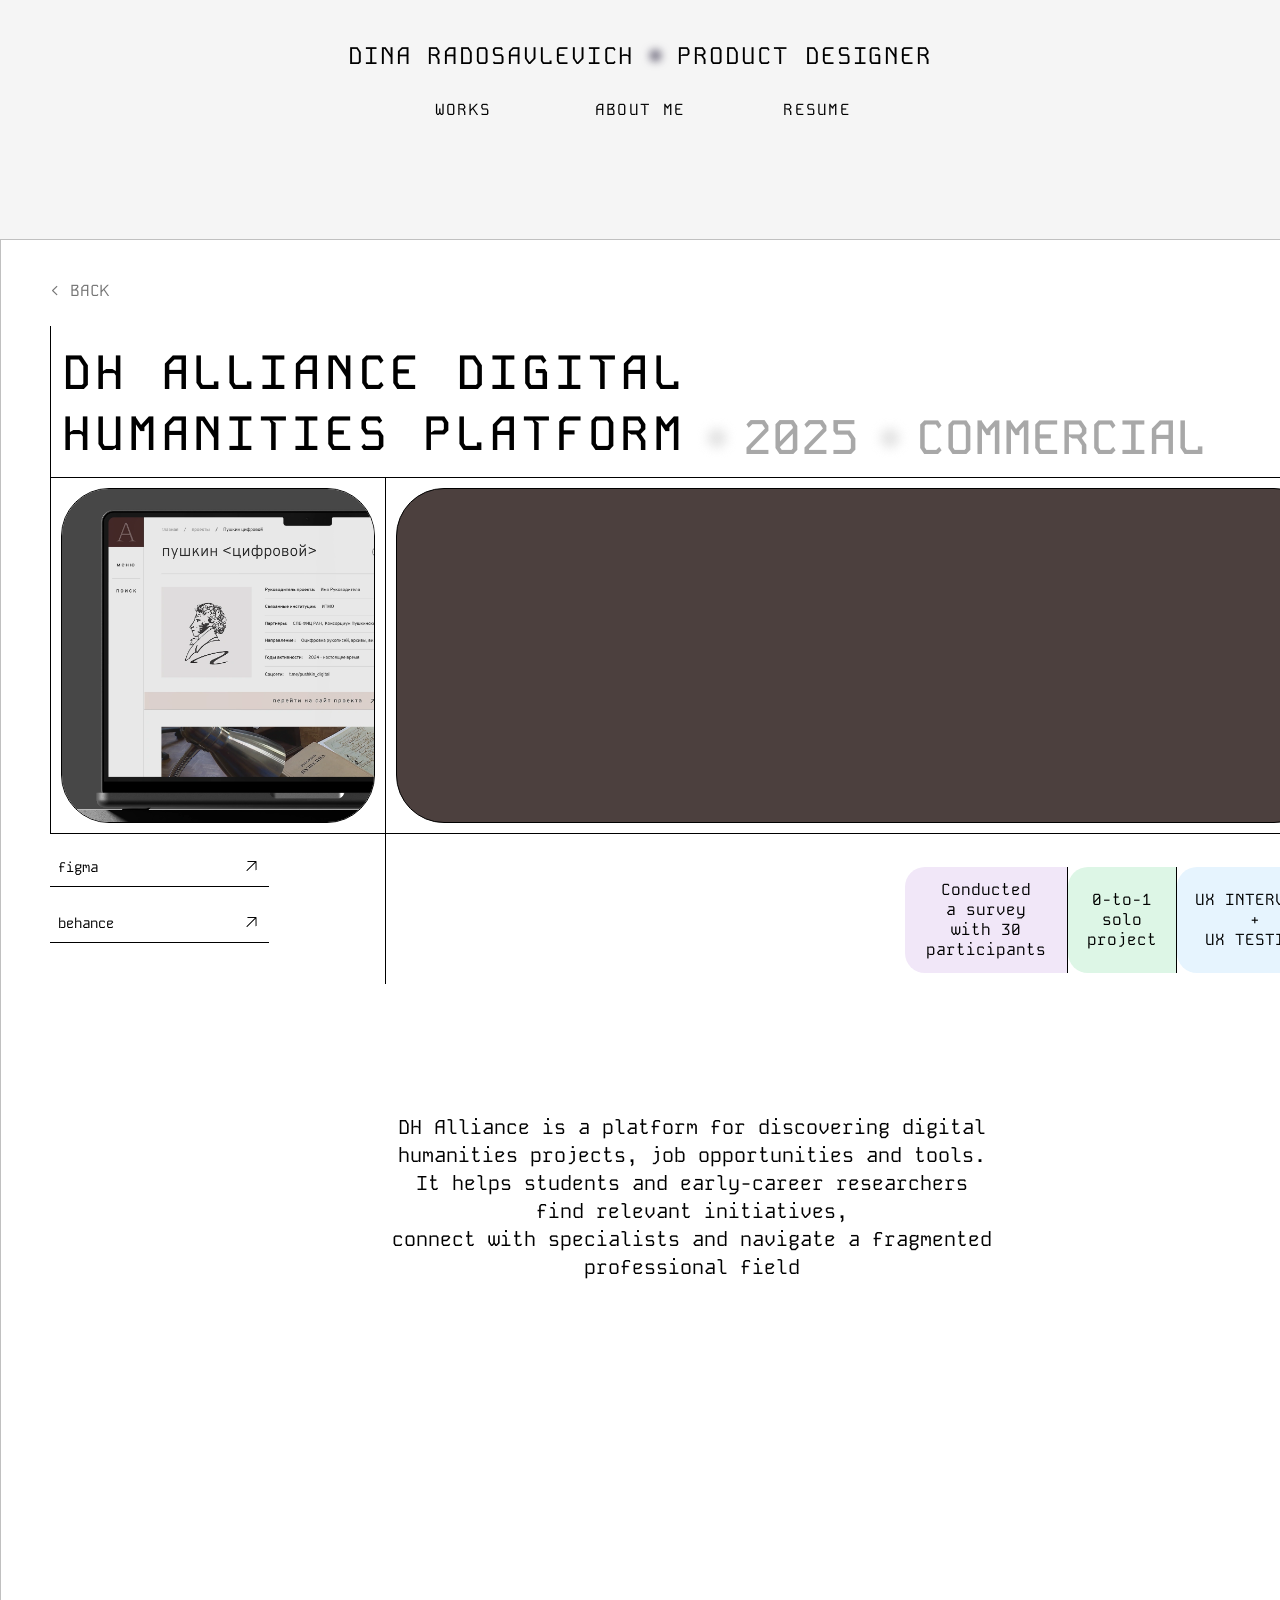
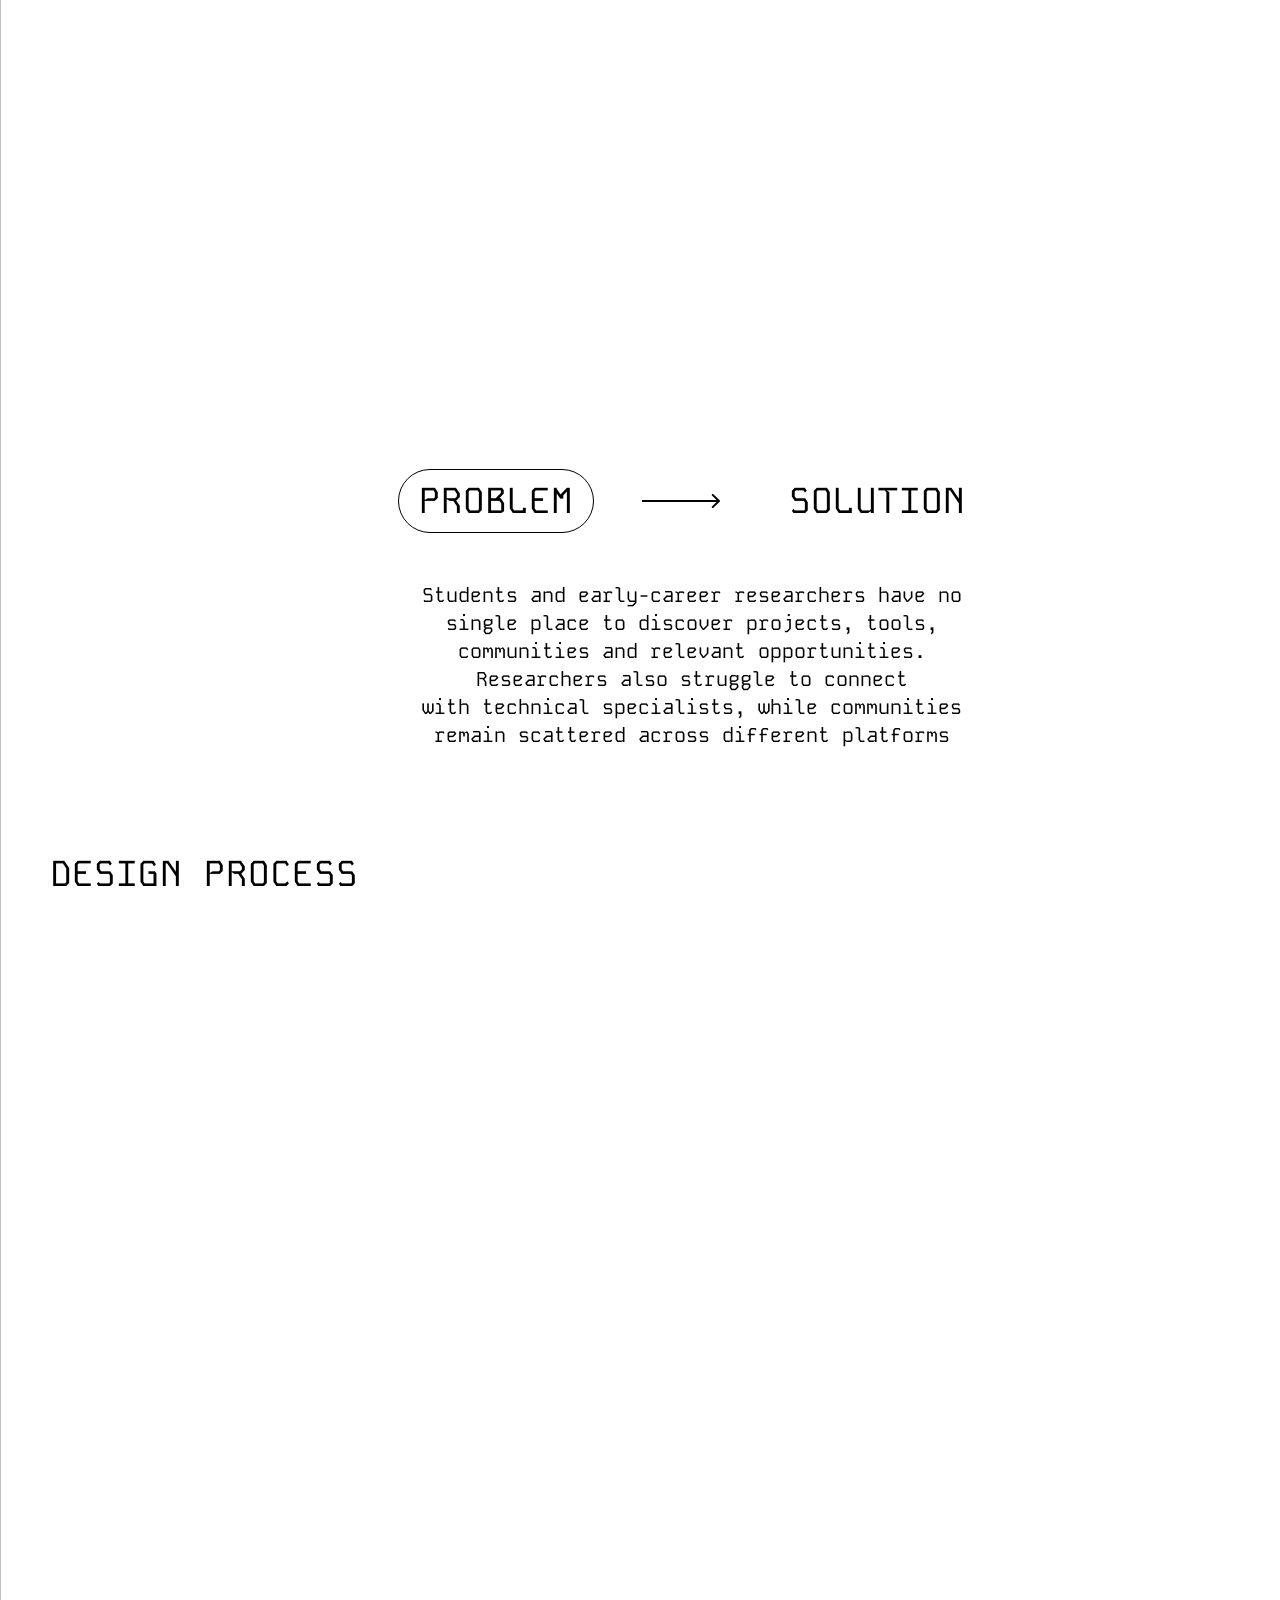
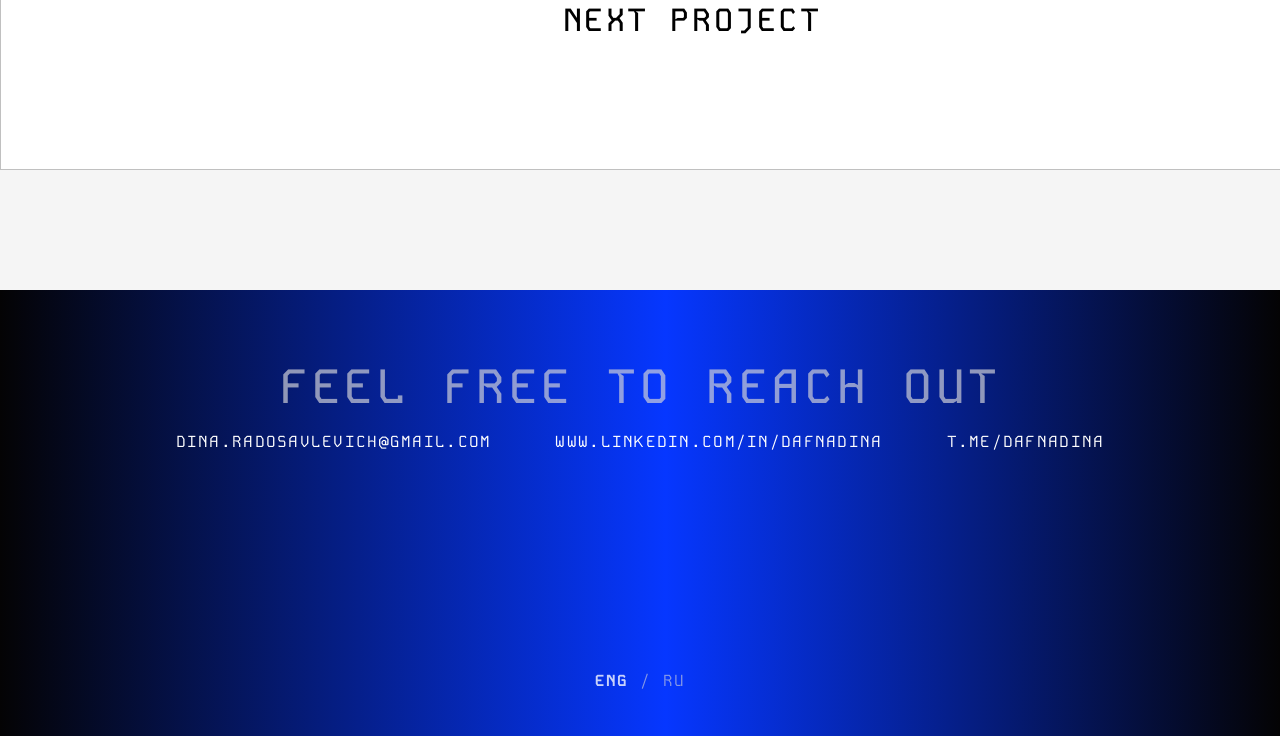
<file: alliance.html>
<!doctype html>
<html lang="en">
  <head>
    <meta charset="UTF-8" />
    <meta name="viewport" content="width=device-width, initial-scale=1" />
    <meta name="description" content="DH Alliance — product design case study by Dina Radosavlevich." />
    <title>DH Alliance — Dina Radosavlevich</title>
    <link rel="icon" type="image/x-icon" href="favicon.ico?v=20261031-2" />
    <link rel="icon" type="image/svg+xml" href="favicon.svg?v=20261031-2" />
    <link rel="preconnect" href="https://fonts.googleapis.com" />
    <link rel="preconnect" href="https://fonts.gstatic.com" crossorigin />
    <link href="https://fonts.googleapis.com/css2?family=Kode+Mono:wght@400;500;600;700&display=swap" rel="stylesheet" />
    <link href="https://fonts.googleapis.com/css2?family=Martian+Mono:wght@300;400&amp;display=swap" rel="stylesheet" />
    <script src="lang-init.js?v=ru-preview-8"></script>
    <link rel="preload" as="image" href="assets/project-dh-hero-mockup.webp" />
    <link rel="stylesheet" href="styles.css?v=mobile-header-dot-20261105-1" />
    <link rel="stylesheet" href="museum.css?v=mobile-20261105-3" />
    <link rel="stylesheet" href="alliance.css?v=mobile-20261105-2" />
    <link rel="stylesheet" href="case-motion.css?v=20261102-2" />
    <link rel="stylesheet" href="russian-type.css?v=mobile-footer-20261105-1" />
  </head>
  <body class="museum-page alliance-page">
    <header class="portfolio-header">
      <a class="identity" href="index.html"><span>Dina Radosavlevich</span><span class="identity-dot" aria-hidden="true"></span><span>Product Designer</span></a>
      <nav aria-label="Primary navigation"><a href="index.html">Works</a><a href="about.html">About me</a><a href="resume.html">Resume</a></nav>
    </header>

    <main>
      <article class="case-shell">
        <a class="case-back" href="index.html">&lt; back</a>
        <h1>DH Alliance Digital<br />Humanities Platform<wbr /><span class="case-title-meta"><span class="case-title-tag"><i aria-hidden="true"></i>2025</span><span class="case-title-tag"><i aria-hidden="true"></i>Commercial</span></span></h1>

        <section class="case-hero" aria-label="Project preview">
          <div class="hero-small"><div class="hero-small-window"><img src="assets/project-dh-hero-mockup.webp" alt="Partial view of a MacBook showing the DH Alliance Pushkin project" /></div></div>
          <div class="hero-large">
            <div class="hero-animation-frame">
              <iframe data-desktop-src="https://player.vimeo.com/video/1109030775?autoplay=1&amp;muted=1&amp;loop=1&amp;autopause=0&amp;background=1&amp;playsinline=1" title="DH Alliance interface overview" allow="autoplay; fullscreen; picture-in-picture" loading="eager"></iframe>
            </div>
          </div>
        </section>

        <section class="case-details">
          <div class="project-links">
            <a href="https://www.figma.com/design/tR7RIaOq5TYKzFBijPqzpL/%D0%90%D0%BB%D1%8C%D1%8F%D0%BD%D1%81-%D1%86%D0%B3%D0%BF?node-id=0-1&amp;t=DHQtlf8yPSycWPEw-1" target="_blank" rel="noreferrer">Figma <img src="assets/museum/external.svg" alt="" /></a>
            <a href="https://www.behance.net/gallery/232297567/aljans-cgp-UXUI-Case-Study" target="_blank" rel="noreferrer">Behance <img src="assets/museum/external.svg" alt="" /></a>
          </div>
          <div class="case-highlights" aria-label="Project highlights">
            <div class="case-highlight"><span>Conducted<br />a survey<br />with 30<br />participants</span></div>
            <div class="case-highlight">0-to-1 solo project</div>
            <div class="case-highlight"><span>UX INTERVIEW<br />+<br />UX TESTING</span></div>
          </div>
        </section>

        <p class="case-intro">DH Alliance is a platform for discovering digital humanities projects, job opportunities and tools.<br />It helps students and early-career researchers find relevant initiatives,<br />connect with specialists and navigate a fragmented professional field</p>

        <section class="showcase-grid" aria-label="DH Alliance project mockups">
          <picture><source media="(max-width: 480px)" srcset="assets/project-dh-showcase-projects-phone.webp" /><img src="assets/project-dh-showcase-projects.webp" alt="DH Alliance projects page displayed on a MacBook" loading="lazy" decoding="async" /></picture>
          <picture><source media="(max-width: 480px)" srcset="assets/project-dh-showcase-tools-phone.webp" /><img src="assets/project-dh-showcase-tools.webp" alt="DH Alliance tools page displayed on a MacBook" loading="lazy" decoding="async" /></picture>
        </section>

        <section class="problem-section">
          <div class="case-tabs" role="tablist" aria-label="Problem and solution">
            <button class="active" type="button" data-case-tab="problem">Problem</button>
            <img src="assets/museum/tab-arrow.svg" alt="" />
            <button type="button" data-case-tab="solution">Solution</button>
          </div>
          <p data-case-copy>Students and early-career researchers have no single place to discover projects, tools, communities and relevant opportunities. Researchers also struggle to connect with technical specialists, while communities remain scattered across different platforms</p>
        </section>

        <section class="process-section">
          <h2>Design Process</h2>
          <div class="process-carousel">
            <button type="button" aria-label="Previous process step" data-process-prev><img src="assets/museum/process-prev.svg" alt="" /></button>
            <div class="process-image"><img class="is-contain" data-process-image src="assets/project-dh-process/01-context.webp" alt="DH Alliance design process: context slide" /></div>
            <button type="button" aria-label="Next process step" data-process-next><img src="assets/museum/process-next.svg" alt="" /></button>
          </div>
          <h3 data-process-count>1/8 Context</h3>
          <p data-process-copy>Digital humanities projects, from digital archives and virtual museums to text-based visualizations and interactive historical maps, preserve cultural heritage, yet they are hard to find online</p>
        </section>

        <section class="screens-section">
          <div class="screens-heading">
            <h2>Screens</h2>
          </div>
          <div class="screens-carousel">
            <button type="button" aria-label="Previous DH Alliance screens" data-alliance-screen-prev><img src="assets/museum/process-prev.svg" alt="" /></button>
            <div class="screens-content">
              <div class="desktop-screens-stage">
                <div class="desktop-screen-card desktop-screen-card--left" data-alliance-screen-left>
                  <div><picture><source media="(max-width: 480px)" srcset="assets/project-dh-screens/projects-phone.webp" /><img src="assets/project-dh-screens/projects.webp" alt="DH Alliance projects screen" loading="lazy" /></picture></div>
                </div>
                <div class="desktop-screen-card desktop-screen-card--right" data-alliance-screen-right>
                  <div><picture><source media="(max-width: 480px)" srcset="assets/project-dh-screens/main-phone.webp" /><img src="assets/project-dh-screens/main.webp" alt="DH Alliance home screen" loading="lazy" /></picture></div>
                </div>
              </div>
            </div>
            <button type="button" aria-label="Next DH Alliance screens" data-alliance-screen-next><img src="assets/museum/process-next.svg" alt="" /></button>
          </div>
          <p class="screens-scroll-hint">Scroll inside each screen to explore</p>
        </section>
      </article>

      <a class="next-project" href="artlife/">Next Project</a>
    </main>

    <footer class="portfolio-footer">
      <div class="contact-block"><h2><span data-ru="Предложить работу">Feel free</span> <span data-ru="или задать вопрос:">to reach out</span></h2><div class="contact-links"><a href="mailto:dina.radosavlevich@gmail.com">dina.radosavlevich@gmail.com</a><a href="https://www.linkedin.com/in/dafnadina" target="_blank" rel="noreferrer">www.linkedin.com/in/dafnadina</a><a href="https://t.me/dafnadina" target="_blank" rel="noreferrer">t.me/dafnadina</a></div></div>
      <button class="language-switch" type="button" aria-label="Switch site language"><strong>ENG</strong><span> / RU</span></button>
    </footer>
    <script src="i18n.js?v=ru-preview-8"></script>
    <script src="script.js?v=ru-preview-8"></script>
    <script src="alliance.js?v=mobile-20261105-2"></script>
    <script src="screen-preload.js?v=20261105-1"></script>
    <script src="case-typography.js?v=20261105-2"></script>
    <script src="case-motion.js?v=20261103-1"></script>
  </body>
</html>
</file>
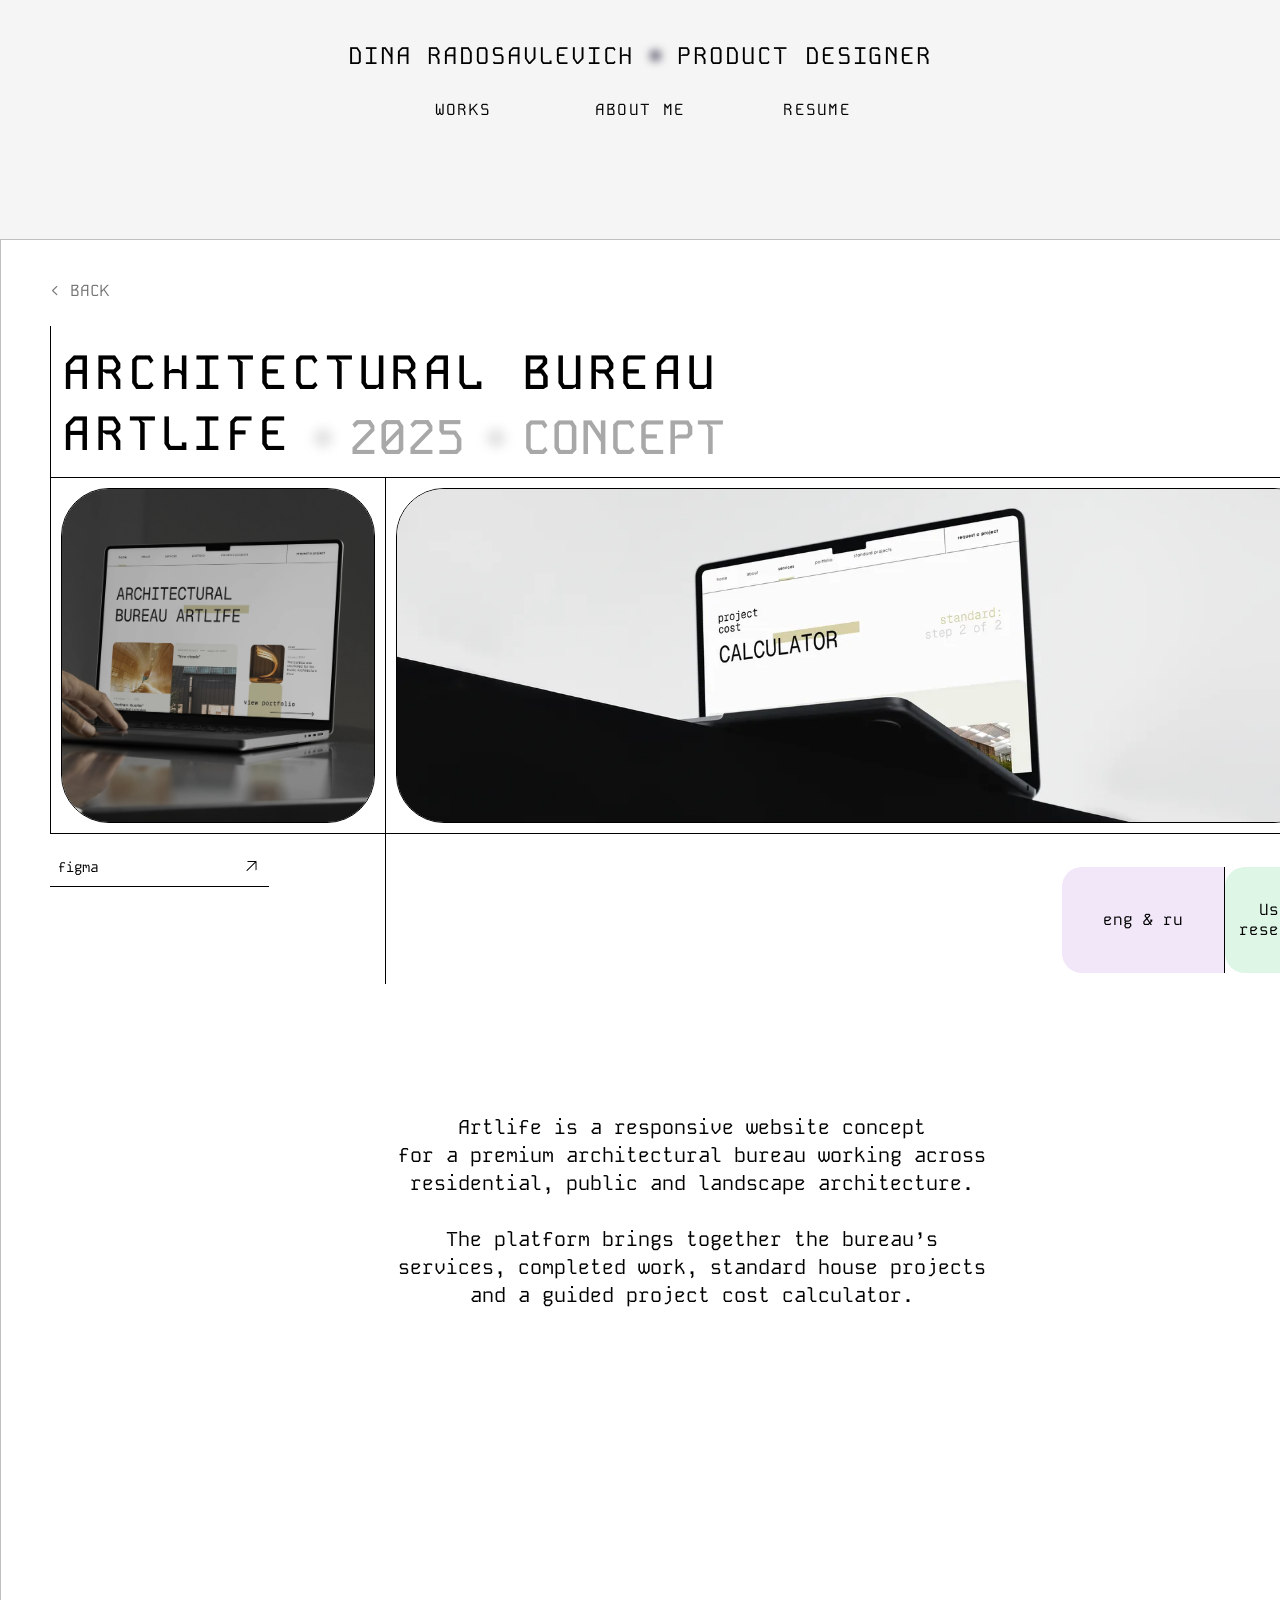
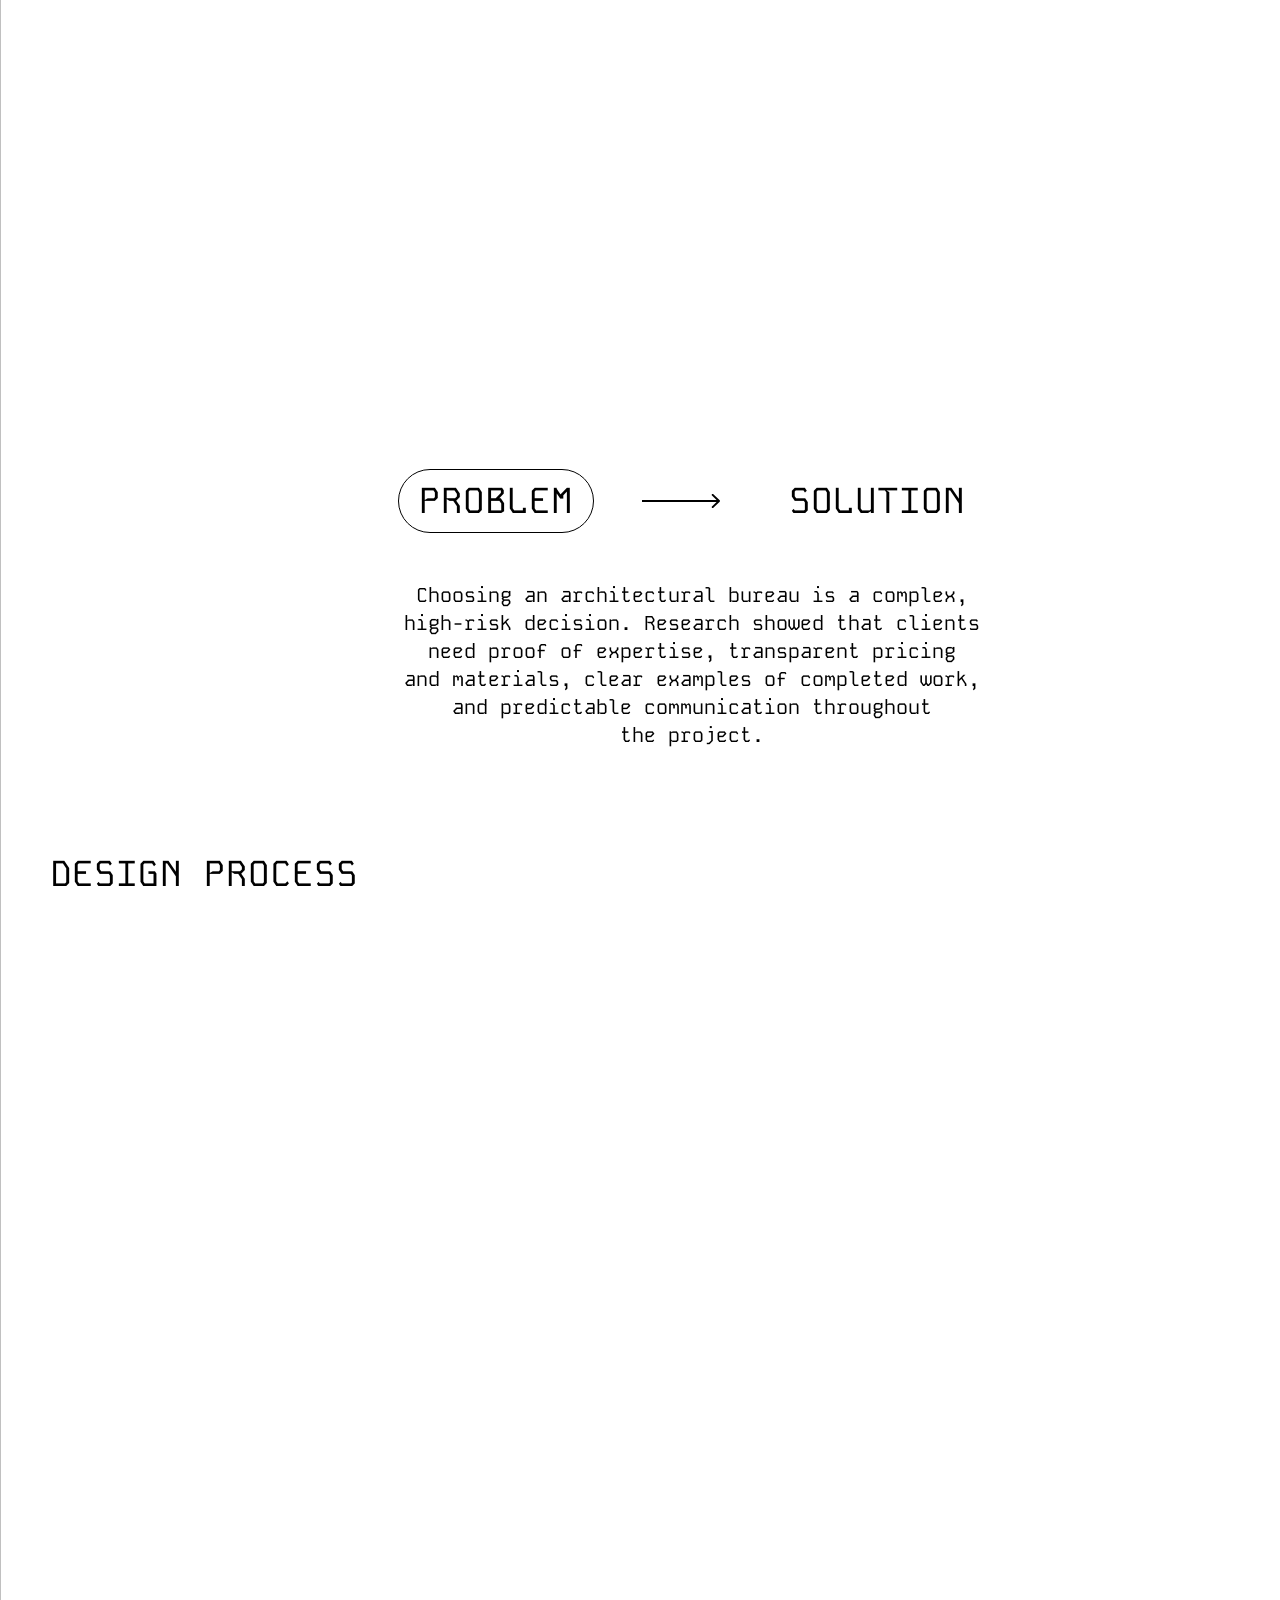
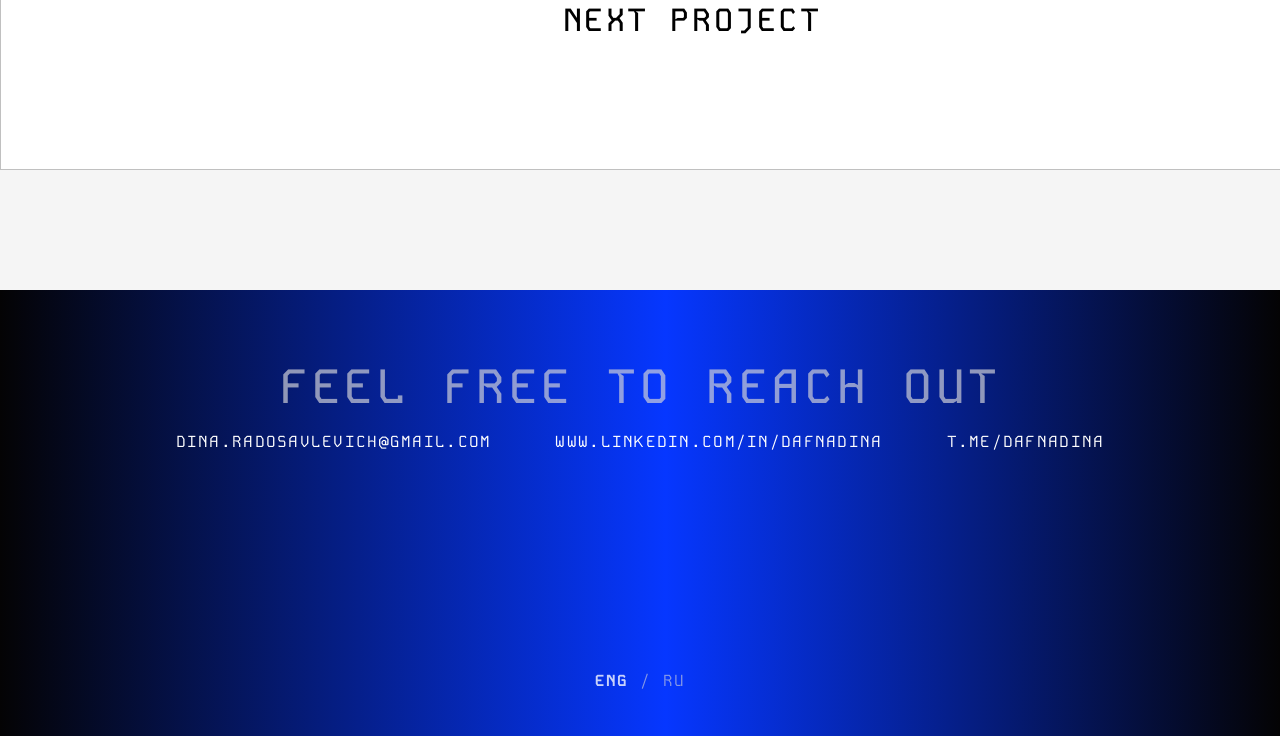
<file: artlife.html>
<!doctype html>
<html lang="en">
  <head>
    <meta charset="UTF-8" />
    <meta name="viewport" content="width=device-width, initial-scale=1" />
    <meta name="description" content="Architectural Firm “Artlife” — product design case study by Dina Radosavlevich." />
    <title>Architectural Firm “Artlife” — Dina Radosavlevich</title>
    <link rel="icon" type="image/x-icon" href="favicon.ico?v=20261031-2" />
    <link rel="icon" type="image/svg+xml" href="favicon.svg?v=20261031-2" />
    <link rel="preconnect" href="https://fonts.googleapis.com" />
    <link rel="preconnect" href="https://fonts.gstatic.com" crossorigin />
    <link href="https://fonts.googleapis.com/css2?family=Kode+Mono:wght@400;500;600;700&amp;display=swap" rel="stylesheet" />
    <link href="https://fonts.googleapis.com/css2?family=Martian+Mono:wght@300;400&amp;display=swap" rel="stylesheet" />
    <script src="lang-init.js?v=ru-preview-8"></script>
    <link rel="stylesheet" href="styles.css?v=mobile-header-dot-20261105-1" />
    <link rel="stylesheet" href="museum.css?v=mobile-20261105-3" />
    <link rel="stylesheet" href="placeholder-project.css?v=mobile-20261105-1" />
    <link rel="stylesheet" href="artlife.css?v=mobile-20261105-1" />
    <link rel="stylesheet" href="case-motion.css?v=20261102-2" />
    <link rel="stylesheet" href="russian-type.css?v=mobile-footer-20261105-1" />
  </head>
  <body class="museum-page placeholder-project-page artlife-page">
    <header class="portfolio-header">
      <a class="identity" href="index.html"><span>Dina Radosavlevich</span><span class="identity-dot" aria-hidden="true"></span><span>Product Designer</span></a>
      <nav aria-label="Primary navigation"><a href="index.html">Works</a><a href="about.html">About me</a><a href="resume.html">Resume</a></nav>
    </header>

    <main>
      <article class="case-shell">
        <a class="case-back" href="index.html">&lt; back</a>
        <h1>Architectural Bureau<br />Artlife<wbr /><span class="case-title-meta"><span class="case-title-tag"><i aria-hidden="true"></i>2025</span><span class="case-title-tag"><i aria-hidden="true"></i>Concept</span></span></h1>

        <section class="case-hero" aria-label="Artlife website previews">
          <div class="hero-small"><img src="assets/artlife/hero-macbook-mockup.webp" alt="Artlife website displayed on a MacBook" /></div>
          <div class="hero-large">
            <div class="hero-animation-frame">
              <video data-desktop-video autoplay muted loop playsinline preload="auto" poster="assets/artlife/hero-standard-calculator-scroll-poster.webp?v=20261015-2" disablepictureinpicture aria-label="Artlife standard project calculator scrolling inside a MacBook">
                <source data-desktop-src="assets/artlife/hero-standard-calculator-scroll.mp4?v=20261015-2" type="video/mp4" />
              </video>
            </div>
          </div>
        </section>

        <section class="case-details">
          <div class="project-links">
            <a href="https://www.figma.com/design/errtuWDGG3x2PvsJODEWNe/%D0%90%D0%91-Artlife?node-id=0-1" target="_blank" rel="noreferrer">Figma <img src="assets/museum/external.svg" alt="" /></a>
          </div>
          <div class="case-highlights" aria-label="Project highlights">
            <div class="case-highlight">eng &amp; ru</div>
            <div class="case-highlight">User research</div>
          </div>
        </section>

        <p class="case-intro">Artlife is a responsive website concept for a premium architectural bureau working across residential, public and landscape architecture.<br /><br />The platform brings together the bureau’s services, completed work, standard house projects and a guided project cost calculator.</p>

        <section class="showcase-grid" aria-label="Artlife laptop mockups">
          <div class="artlife-showcase-card artlife-showcase-card--portfolio"><img src="assets/artlife/showcase-portfolio-mockup.webp?v=20261012-2" alt="Artlife portfolio page displayed on a laptop" loading="lazy" decoding="async" /></div>
          <div class="artlife-showcase-card artlife-showcase-card--standard"><img src="assets/artlife/showcase-standard-calculator-mockup.webp?v=20261012-2" alt="Artlife standard project calculator displayed on a laptop" loading="lazy" decoding="async" /></div>
          <div class="artlife-showcase-card artlife-showcase-card--individual"><img src="assets/artlife/showcase-individual-calculator-mockup.webp?v=20261012-2" alt="Artlife individual project calculator displayed on a laptop" loading="lazy" decoding="async" /></div>
        </section>

        <section class="problem-section">
          <div class="case-tabs" role="tablist" aria-label="Problem and solution">
            <button class="active" type="button" data-case-tab="problem" data-case-text="Choosing an architectural bureau is a complex, high-risk decision. Research showed that clients need proof of expertise, transparent pricing and materials, clear examples of completed work, and predictable communication throughout the project.">Problem</button>
            <img src="assets/museum/tab-arrow.svg" alt="" />
            <button type="button" data-case-tab="solution" data-case-text="I designed a responsive platform that makes Artlife’s expertise and services easy to evaluate, combines portfolio and standard-project catalogues, and introduces a guided calculator for both standard and custom projects.">Solution</button>
          </div>
          <p data-case-copy>Choosing an architectural bureau is a complex, high-risk decision. Research showed that clients need proof of expertise, transparent pricing and materials, clear examples of completed work, and predictable communication throughout the project.</p>
        </section>

        <section class="process-section">
          <h2>Design Process</h2>
          <div class="process-carousel">
            <button type="button" aria-label="Previous process step" data-process-prev><img src="assets/museum/process-prev.svg" alt="" /></button>
            <div class="process-image"><img class="is-contain" data-process-image src="assets/artlife/process-interview-guides.webp" alt="Interview guides for experienced and first-time architecture clients" /></div>
            <button type="button" aria-label="Next process step" data-process-next><img src="assets/museum/process-next.svg" alt="" /></button>
          </div>
          <h3 data-process-count>1/6 Interview Guides</h3>
          <p data-process-copy>I prepared separate interview scenarios for experienced clients and people choosing an architectural bureau for the first time, so the research could reflect different expectations and decision-making patterns.</p>
        </section>

        <section class="screens-section">
          <div class="screens-heading">
            <h2>Screens</h2>
          </div>
          <div class="screens-carousel">
            <button type="button" aria-label="Previous screens" data-screen-prev><img src="assets/museum/process-prev.svg" alt="" /></button>
            <div class="screens-content artlife-desktop-screens">
              <div class="artlife-desktop-page active" data-screens-page>
                <div class="desktop-screen-card artlife-screen-card artlife-screen-card--left"><div><picture><source media="(max-width: 480px)" srcset="assets/artlife/screen-projects-en-phone.webp" /><img loading="lazy" decoding="async" src="assets/artlife/screen-projects-en.webp" alt="Artlife desktop standard projects catalogue" /></picture></div></div>
                <div class="desktop-screen-card artlife-screen-card artlife-screen-card--right"><div><picture><source media="(max-width: 480px)" srcset="assets/artlife/screen-main-en-phone.webp" /><img loading="lazy" decoding="async" src="assets/artlife/screen-main-en.webp" alt="Artlife desktop homepage" /></picture></div></div>
              </div>
              <div class="artlife-desktop-page" data-screens-page hidden>
                <div class="desktop-screen-card artlife-screen-card artlife-screen-card--left artlife-screen-card--calculator"><div><img loading="lazy" decoding="async" src="assets/artlife/screen-calculator-en.webp" alt="Artlife desktop project cost calculator" /></div></div>
                <div class="desktop-screen-card artlife-screen-card artlife-screen-card--right"><div><picture><source media="(max-width: 480px)" srcset="assets/artlife/screen-portfolio-en-phone.webp" /><img loading="lazy" decoding="async" src="assets/artlife/screen-portfolio-en.webp" alt="Artlife desktop portfolio page" /></picture></div></div>
              </div>
              <div class="artlife-desktop-page" data-screens-page hidden>
                <div class="desktop-screen-card artlife-screen-card artlife-screen-card--left"><div><picture><source media="(max-width: 480px)" srcset="assets/artlife/screen-calculator-standard-en-phone.webp" /><img loading="lazy" decoding="async" src="assets/artlife/screen-calculator-standard-en.webp" alt="Artlife desktop standard project calculator" /></picture></div></div>
                <div class="desktop-screen-card artlife-screen-card artlife-screen-card--right"><div><img loading="lazy" decoding="async" src="assets/artlife/screen-calculator-custom-en.webp" alt="Artlife desktop individual project calculator" /></div></div>
              </div>
            </div>
            <button type="button" aria-label="Next screens" data-screen-next><img src="assets/museum/process-next.svg" alt="" /></button>
          </div>
          <p class="screens-scroll-hint">Scroll inside each screen to explore</p>
        </section>
      </article>

      <a class="next-project" href="museum/">Next Project</a>
    </main>

    <footer class="portfolio-footer">
      <div class="contact-block"><h2><span data-ru="Предложить работу">Feel free</span> <span data-ru="или задать вопрос:">to reach out</span></h2><div class="contact-links"><a href="mailto:dina.radosavlevich@gmail.com">dina.radosavlevich@gmail.com</a><a href="https://www.linkedin.com/in/dafnadina" target="_blank" rel="noreferrer">www.linkedin.com/in/dafnadina</a><a href="https://t.me/dafnadina" target="_blank" rel="noreferrer">t.me/dafnadina</a></div></div>
      <button class="language-switch" type="button" aria-label="Switch site language"><strong>ENG</strong><span> / RU</span></button>
    </footer>
    <script src="i18n.js?v=ru-preview-8"></script>
    <script src="script.js?v=ru-preview-8"></script>
    <script src="desktop-hero-video.js?v=20261105-1"></script>
    <script src="placeholder-project.js?v=mobile-20261105-1"></script>
    <script src="artlife.js?v=ru-preview-8"></script>
    <script src="screen-preload.js?v=20261105-1"></script>
    <script src="case-typography.js?v=20261105-2"></script>
    <script src="case-motion.js?v=20261103-1"></script>
  </body>
</html>
</file>
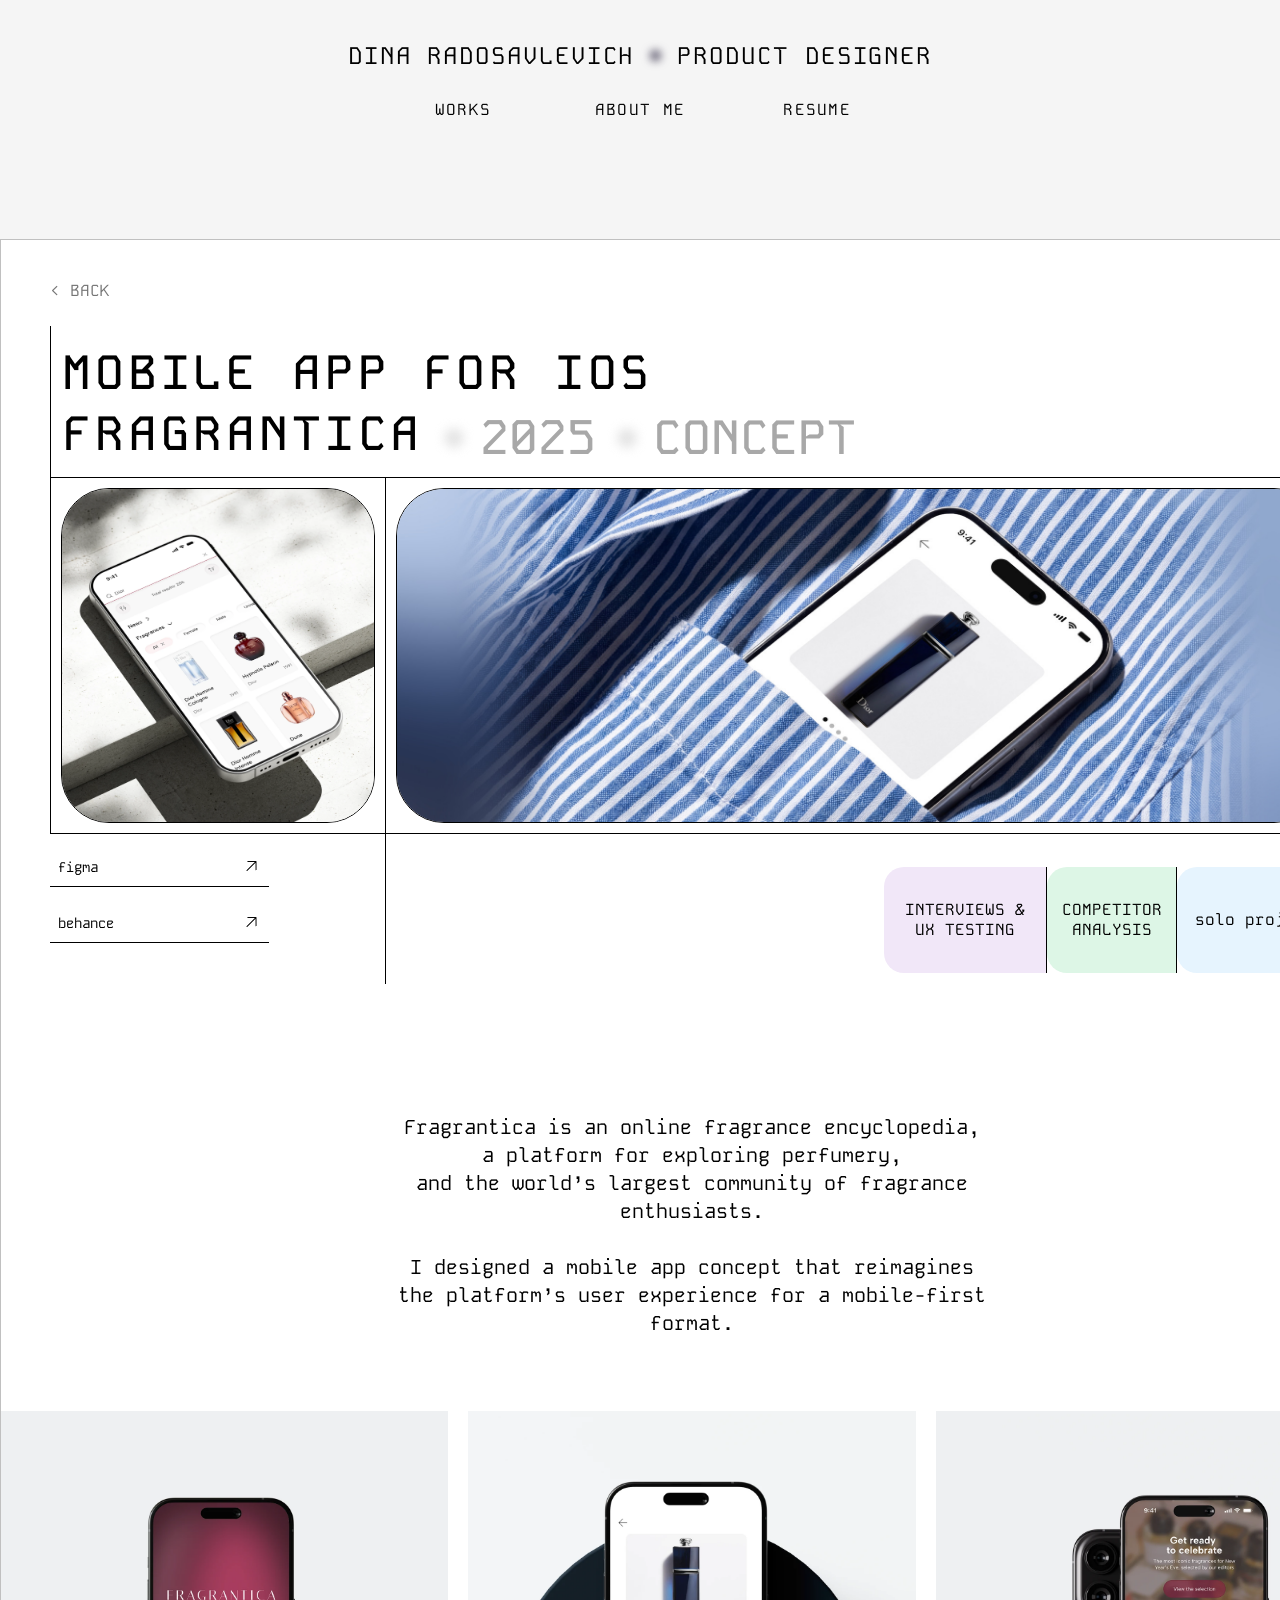
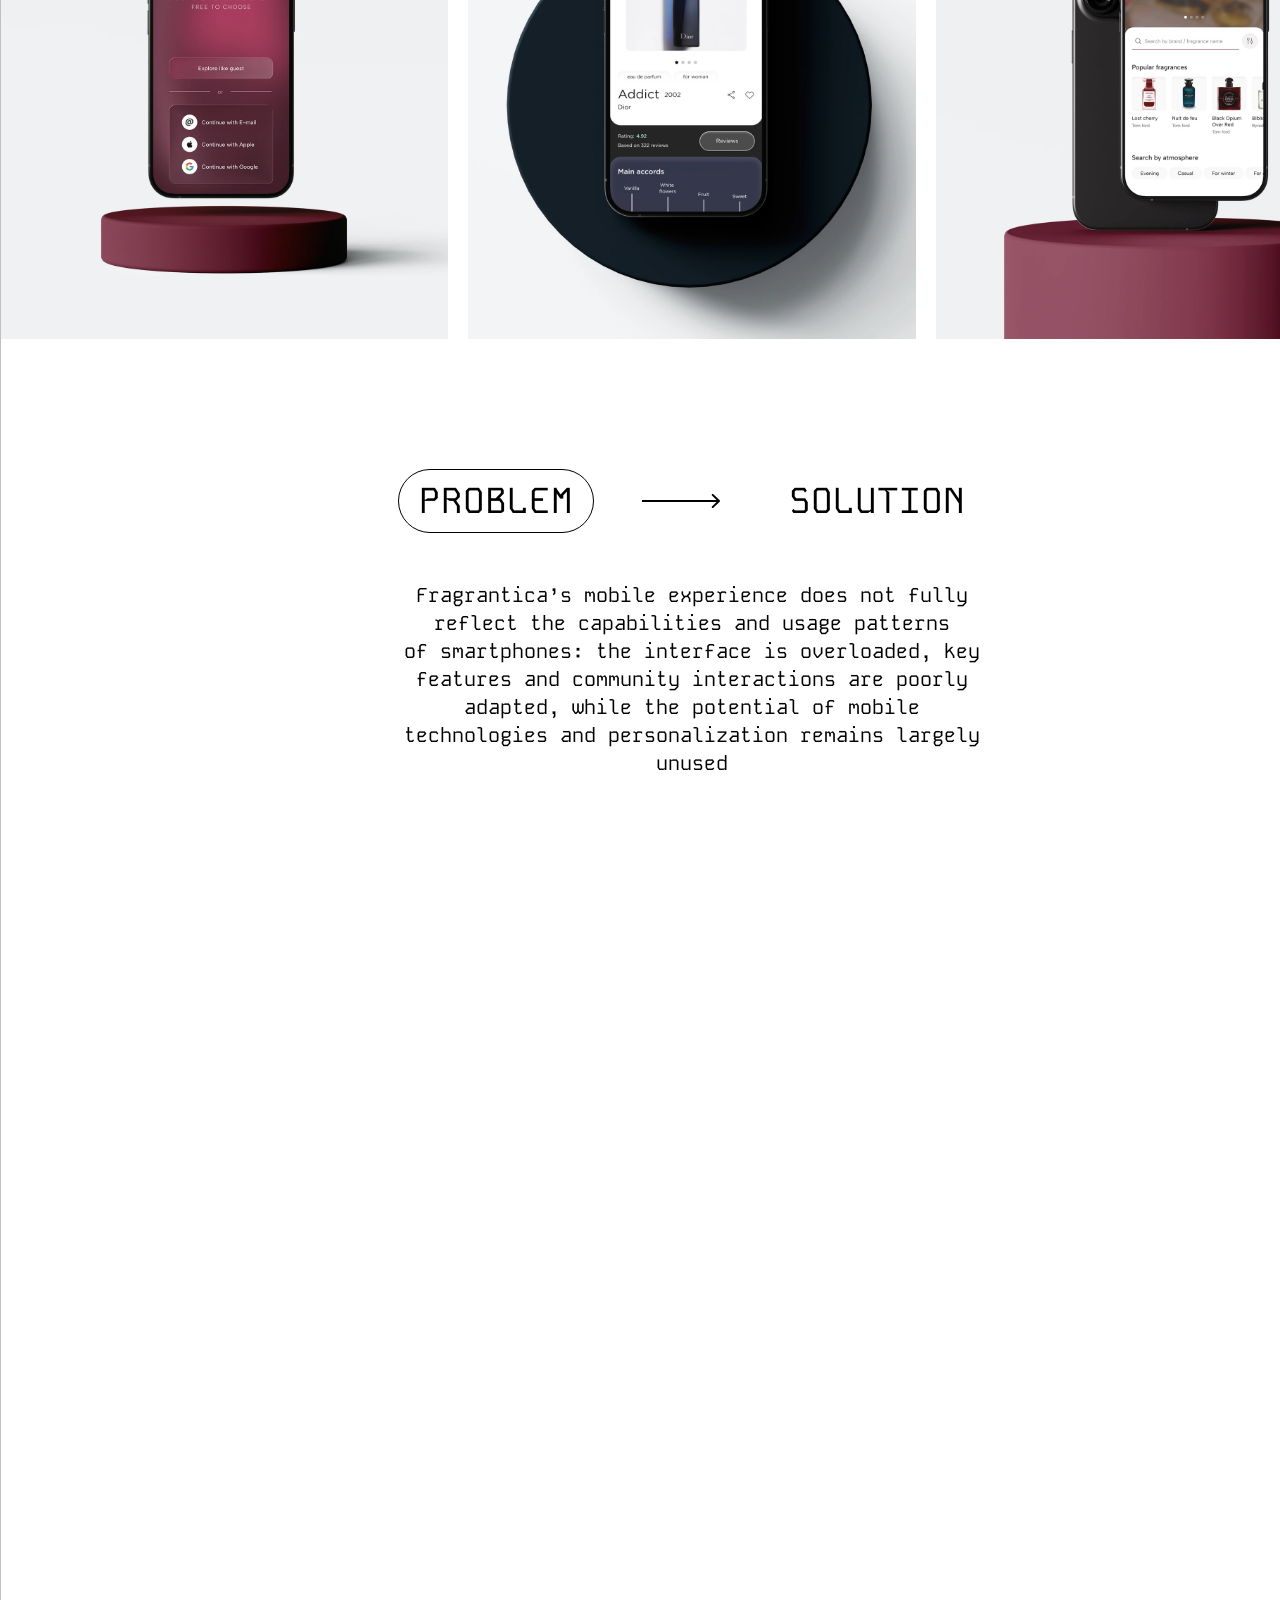
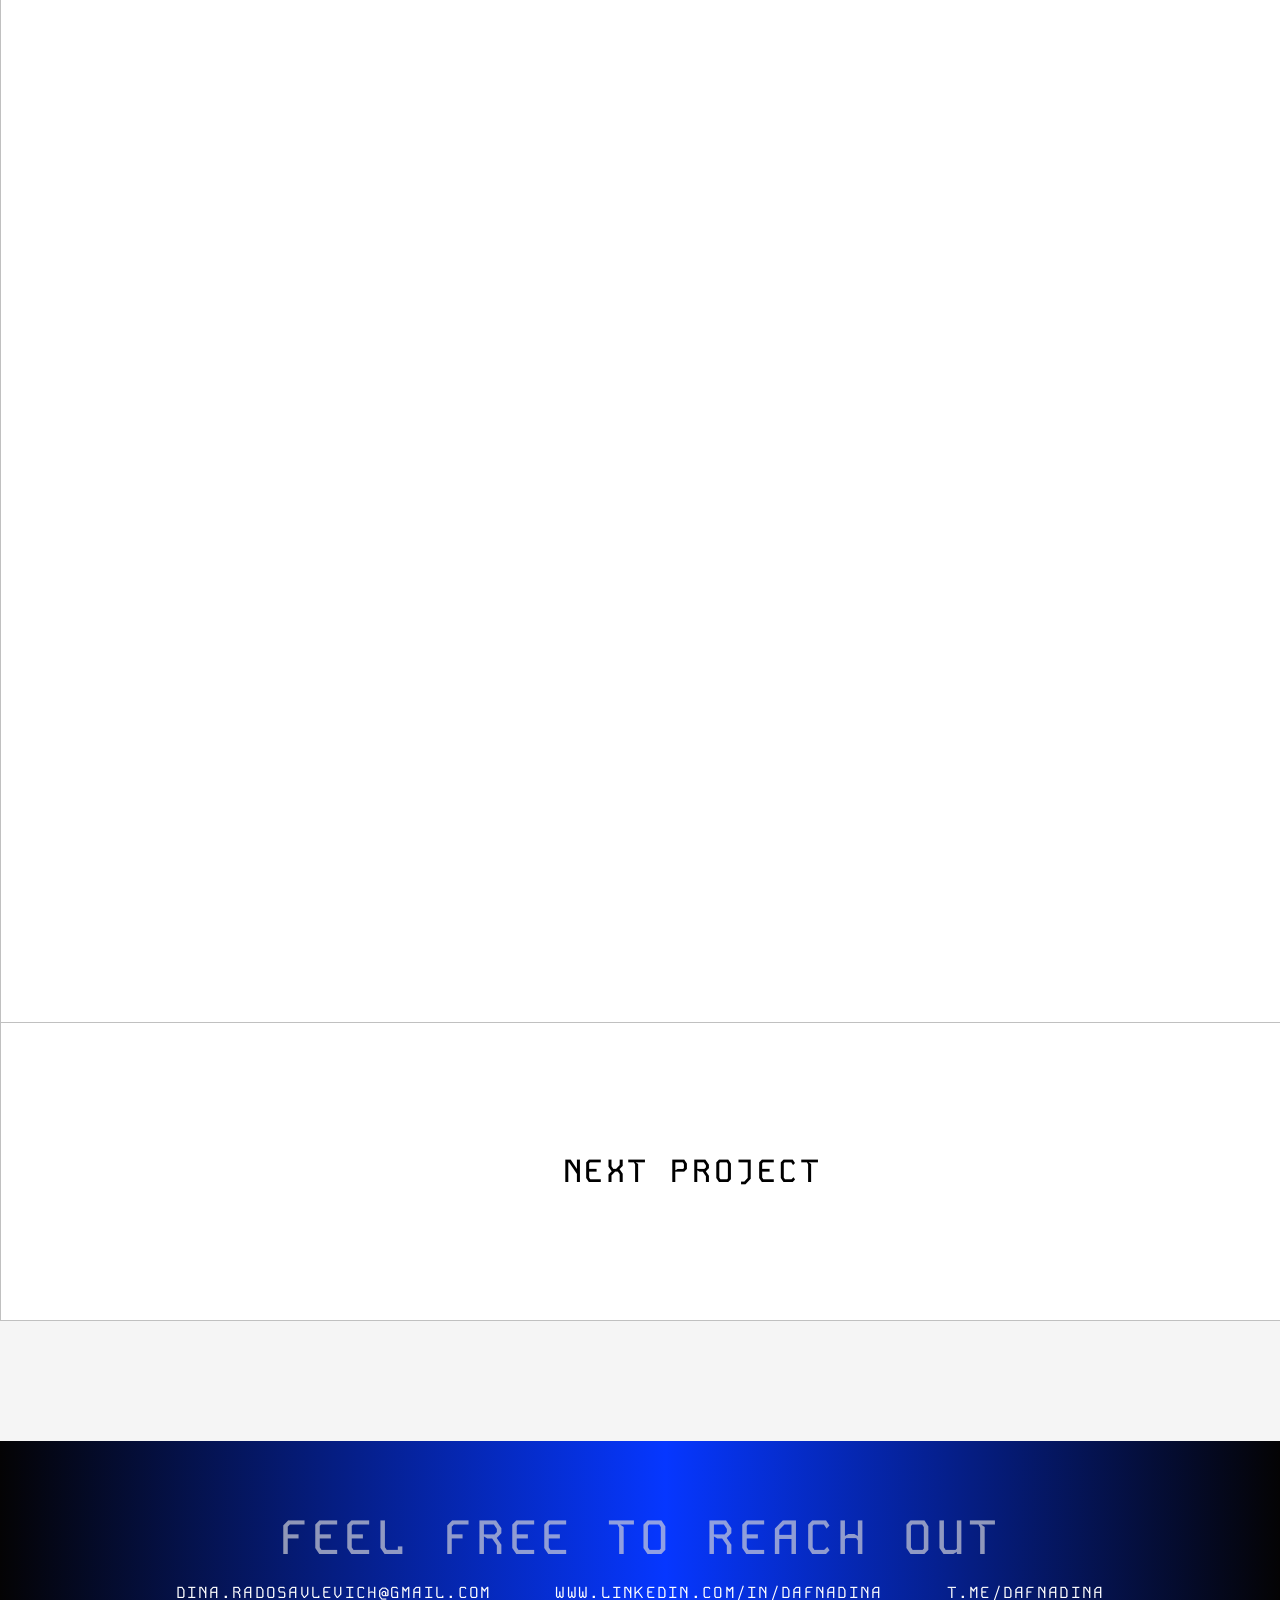
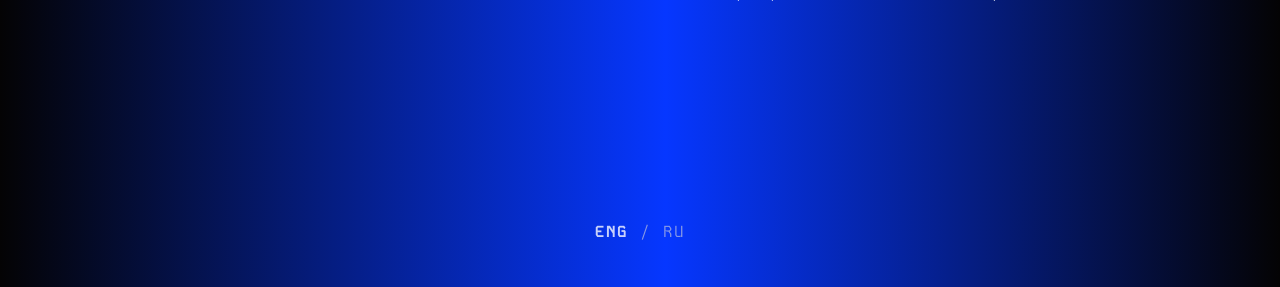
<file: fragrantica.html>
<!doctype html>
<html lang="en">
  <head>
    <meta charset="UTF-8" />
    <meta name="viewport" content="width=device-width, initial-scale=1" />
    <meta name="description" content="Mobile App for iOS Fragrantica — product design case study by Dina Radosavlevich." />
    <title>Mobile App for iOS Fragrantica — Dina Radosavlevich</title>
    <link rel="icon" type="image/x-icon" href="favicon.ico?v=20261031-2" />
    <link rel="icon" type="image/svg+xml" href="favicon.svg?v=20261031-2" />
    <link rel="preconnect" href="https://fonts.googleapis.com" />
    <link rel="preconnect" href="https://fonts.gstatic.com" crossorigin />
    <link href="https://fonts.googleapis.com/css2?family=Kode+Mono:wght@400;500;600;700&amp;display=swap" rel="stylesheet" />
    <link href="https://fonts.googleapis.com/css2?family=Martian+Mono:wght@300;400&amp;display=swap" rel="stylesheet" />
    <script src="lang-init.js?v=ru-preview-8"></script>
    <link rel="stylesheet" href="styles.css?v=mobile-header-dot-20261105-1" />
    <link rel="stylesheet" href="museum.css?v=mobile-20261105-2" />
    <link rel="stylesheet" href="placeholder-project.css?v=mobile-20261105-1" />
    <link rel="stylesheet" href="case-motion.css?v=20261102-2" />
    <link rel="stylesheet" href="russian-type.css?v=mobile-footer-20261105-1" />
  </head>
  <body class="museum-page placeholder-project-page fragrantica-page">
    <header class="portfolio-header">
      <a class="identity" href="index.html"><span>Dina Radosavlevich</span><span class="identity-dot" aria-hidden="true"></span><span>Product Designer</span></a>
      <nav aria-label="Primary navigation"><a href="index.html">Works</a><a href="about.html">About me</a><a href="resume.html">Resume</a></nav>
    </header>

    <main>
      <article class="case-shell">
        <a class="case-back" href="index.html">&lt; back</a>
        <h1>Mobile App for iOS<br />Fragrantica<wbr /><span class="case-title-meta"><span class="case-title-tag"><i aria-hidden="true"></i>2025</span><span class="case-title-tag"><i aria-hidden="true"></i>Concept</span></span></h1>

        <section class="case-hero" aria-label="Project previews">
          <div class="hero-small"><img src="assets/fragrantica/hero-search-concrete.webp" alt="Fragrantica fragrance search screen on an iPhone over a bright concrete surface" /></div>
          <div class="hero-large">
            <div class="hero-animation-frame">
              <video autoplay muted loop playsinline preload="auto" poster="assets/fragrantica/dior-addict-shirt-pocket-scroll-poster.jpg" disablepictureinpicture aria-label="Dior Addict fragrance details scrolling inside an iPhone in a striped shirt pocket">
                <source src="assets/fragrantica/dior-addict-shirt-pocket-scroll.mp4" type="video/mp4" />
              </video>
            </div>
          </div>
        </section>

        <section class="case-details">
          <div class="project-links">
            <a href="https://www.figma.com/design/W3ghH3mUepH3DhBjkgxP7T/Fragrantica-%7C-concept?node-id=61-286&amp;t=v8fCJafSKw4FuS7j-1" target="_blank" rel="noreferrer">Figma <img src="assets/museum/external.svg" alt="" /></a>
            <a href="https://www.behance.net/gallery/229723703/Fragrantica-Mobile-App-UXUI-Concept" target="_blank" rel="noreferrer">Behance <img src="assets/museum/external.svg" alt="" /></a>
          </div>
          <div class="case-highlights" aria-label="Project highlights">
            <div class="case-highlight">INTERVIEWS &amp; UX TESTING</div>
            <div class="case-highlight">COMPETITOR ANALYSIS</div>
            <div class="case-highlight">solo project</div>
          </div>
        </section>

        <p class="case-intro">Fragrantica is an online fragrance encyclopedia, a platform for exploring perfumery, and the world’s largest community of fragrance enthusiasts.<br /><br />I designed a mobile app concept that reimagines the platform’s user experience for a mobile-first format.</p>

        <section class="showcase-grid" aria-label="Fragrantica mobile app mockups">
          <img src="assets/fragrantica/showcase-welcome.webp" alt="Fragrantica welcome screen on an iPhone above a burgundy podium" />
          <img src="assets/fragrantica/showcase-fragrance.webp" alt="Fragrantica Dior Addict fragrance screen on an iPhone against a dark circular backdrop" />
          <img src="assets/fragrantica/showcase-home.webp" alt="Fragrantica home screen on an iPhone beside a second phone and burgundy podium" />
        </section>

        <section class="problem-section">
          <div class="case-tabs" role="tablist" aria-label="Problem and solution">
            <button class="active" type="button" data-case-tab="problem" data-case-text="Fragrantica’s mobile experience does not fully reflect the capabilities and usage patterns of smartphones: the interface is overloaded, key features and community interactions are poorly adapted, while the potential of mobile technologies and personalization remains largely unused">Problem</button>
            <img src="assets/museum/tab-arrow.svg" alt="" />
            <button type="button" data-case-tab="solution" data-case-text="I redesigned Fragrantica for mobile by simplifying key screens, updating the visual style, and adapting core features to smartphone use. I also introduced barcode scanning, location-based fragrance discovery, and name pronunciation, while keeping the interface concise without losing functionality.">Solution</button>
          </div>
          <p data-case-copy>Fragrantica’s mobile experience does not fully reflect the capabilities and usage patterns of smartphones: the interface is overloaded, key features and community interactions are poorly adapted, while the potential of mobile technologies and personalization remains largely unused</p>
        </section>

        <section class="process-section">
          <h2>Design Process</h2>
          <div class="process-carousel">
            <button type="button" aria-label="Previous process step" data-process-prev><img src="assets/museum/process-prev.svg" alt="" /></button>
            <div class="process-image"><img class="is-contain" data-process-image src="assets/fragrantica/process-current-interface.webp" alt="User comments about the existing Fragrantica mobile experience" /></div>
            <button type="button" aria-label="Next process step" data-process-next><img src="assets/museum/process-next.svg" alt="" /></button>
          </div>
          <h3 data-process-count>1/5 Current Experience</h3>
          <p data-process-copy>I reviewed conversations on Reddit, iRecommend and the Fragrantica forum to understand how people use the current platform. The feedback confirmed demand for a mobile app and highlighted an overloaded interface, weak mobile adaptation and friction in everyday fragrance discovery.</p>
        </section>

        <section class="screens-section">
          <div class="screens-heading">
            <h2>Screens</h2>
          </div>
          <div class="screens-carousel">
            <button type="button" aria-label="Previous screens" data-screen-prev><img src="assets/museum/process-prev.svg" alt="" /></button>
            <div class="screens-track">
              <div class="screens-page active" data-screens-page>
                <div class="screen-frame"><div class="screen-bezel"><img loading="lazy" decoding="async" src="assets/fragrantica/screen-card-en.webp" alt="Fragrantica fragrance details mobile screen" /></div></div>
                <div class="screen-frame"><div class="screen-bezel"><img loading="lazy" decoding="async" src="assets/fragrantica/screen-home-en.webp" alt="Fragrantica home mobile screen" /></div></div>
                <div class="screen-frame"><div class="screen-bezel"><img loading="lazy" decoding="async" src="assets/fragrantica/screen-filter-en.webp" alt="Fragrantica filters mobile screen" /></div></div>
              </div>
              <div class="screens-page" data-screens-page hidden>
                <div class="screen-frame screen-frame--scanner"><div class="screen-bezel"><img loading="lazy" decoding="async" src="assets/fragrantica/screen-camera-en.webp" alt="Fragrantica barcode scanner mobile screen" /></div></div>
                <div class="screen-frame"><div class="screen-bezel"><img loading="lazy" decoding="async" src="assets/fragrantica/screen-results-en.webp" alt="Fragrantica search results mobile screen" /></div></div>
                <div class="screen-frame"><div class="screen-bezel"><img loading="lazy" decoding="async" src="assets/fragrantica/screen-evaluate-en.webp" alt="Fragrantica fragrance ratings mobile screen" /></div></div>
              </div>
            </div>
            <button type="button" aria-label="Next screens" data-screen-next><img src="assets/museum/process-next.svg" alt="" /></button>
          </div>
          <p class="screens-scroll-hint">Scroll inside each screen to explore</p>
        </section>
      </article>

      <a class="next-project" href="alliance/">Next Project</a>
    </main>

    <footer class="portfolio-footer">
      <div class="contact-block"><h2><span data-ru="Предложить работу">Feel free</span> <span data-ru="или задать вопрос:">to reach out</span></h2><div class="contact-links"><a href="mailto:dina.radosavlevich@gmail.com">dina.radosavlevich@gmail.com</a><a href="https://www.linkedin.com/in/dafnadina" target="_blank" rel="noreferrer">www.linkedin.com/in/dafnadina</a><a href="https://t.me/dafnadina" target="_blank" rel="noreferrer">t.me/dafnadina</a></div></div>
      <button class="language-switch" type="button" aria-label="Switch site language"><strong>ENG</strong><span> / RU</span></button>
    </footer>
    <script src="i18n.js?v=ru-preview-8"></script>
    <script src="script.js?v=ru-preview-8"></script>
    <script src="placeholder-project.js?v=mobile-20261105-1"></script>
    <script src="fragrantica.js?v=ru-preview-8"></script>
    <script src="screen-preload.js?v=20261105-1"></script>
    <script src="case-typography.js?v=20261105-2"></script>
    <script src="case-motion.js?v=20261103-1"></script>
  </body>
</html>
</file>
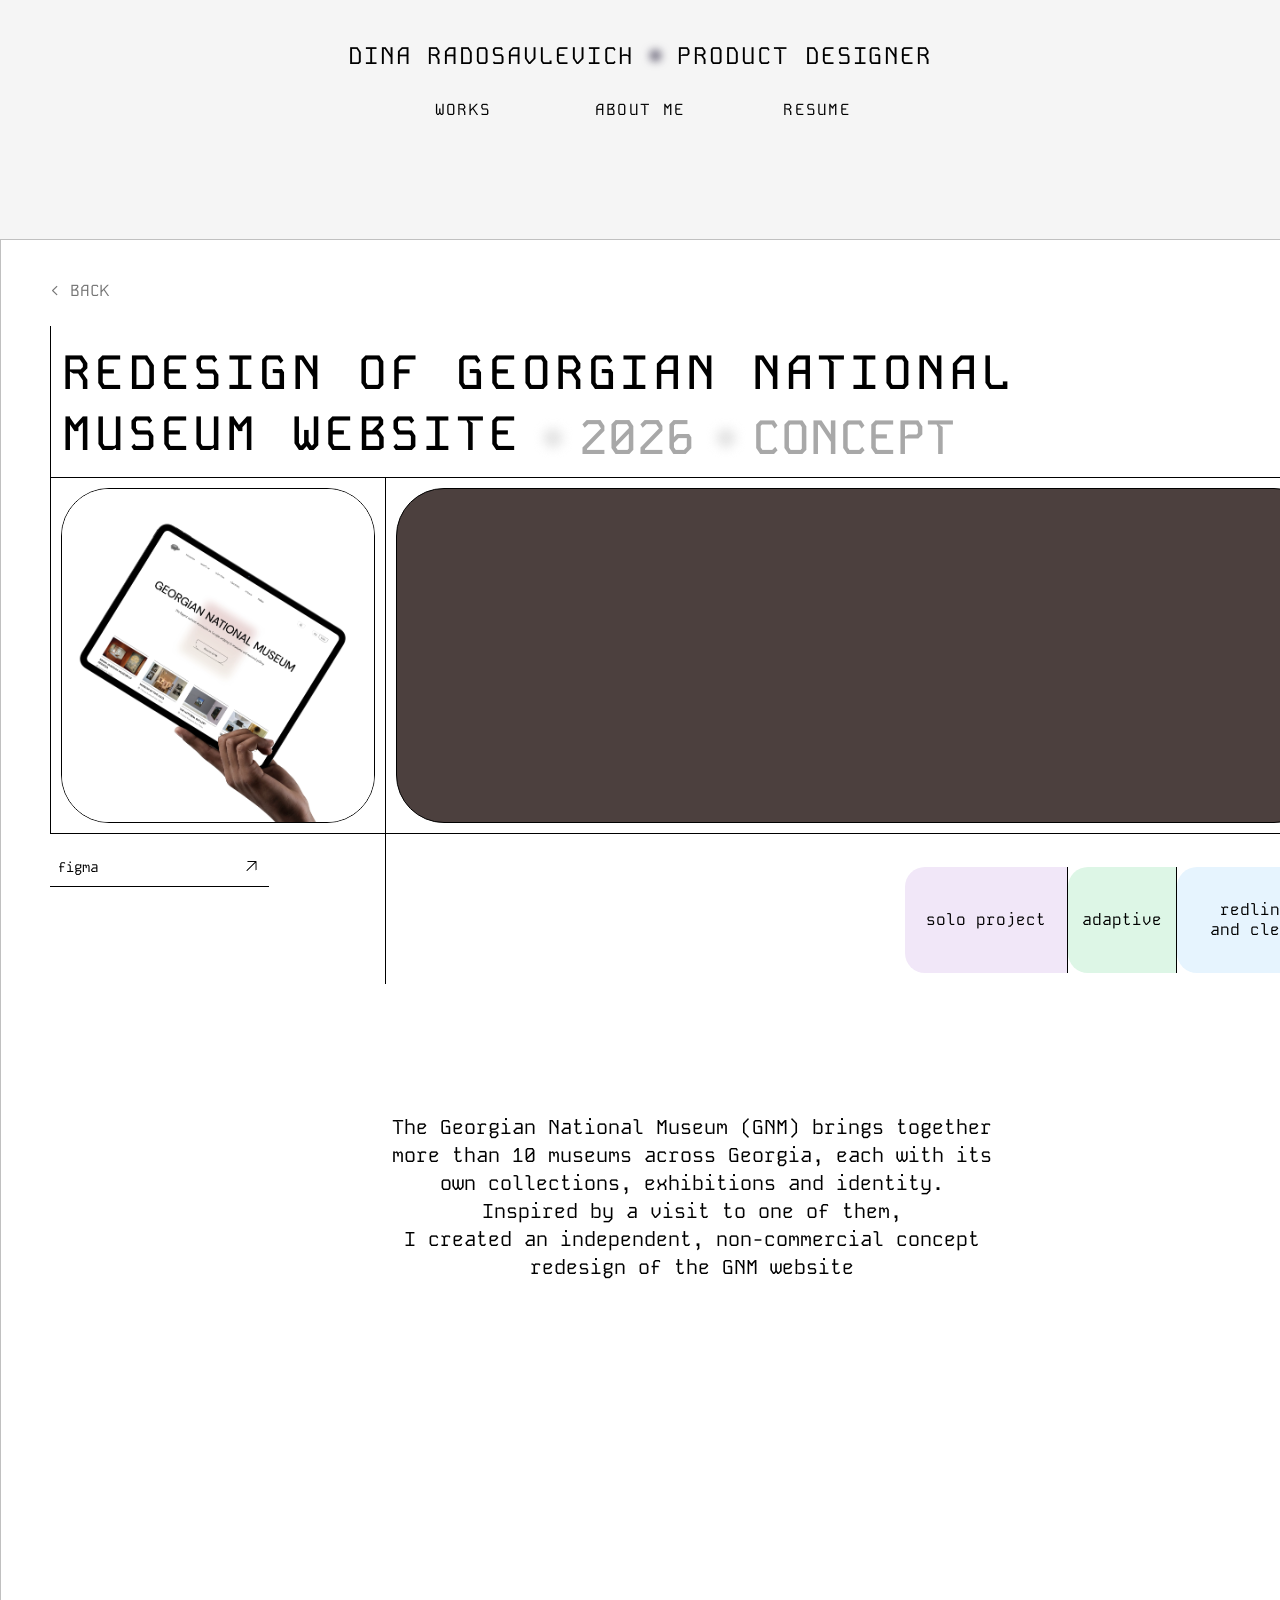
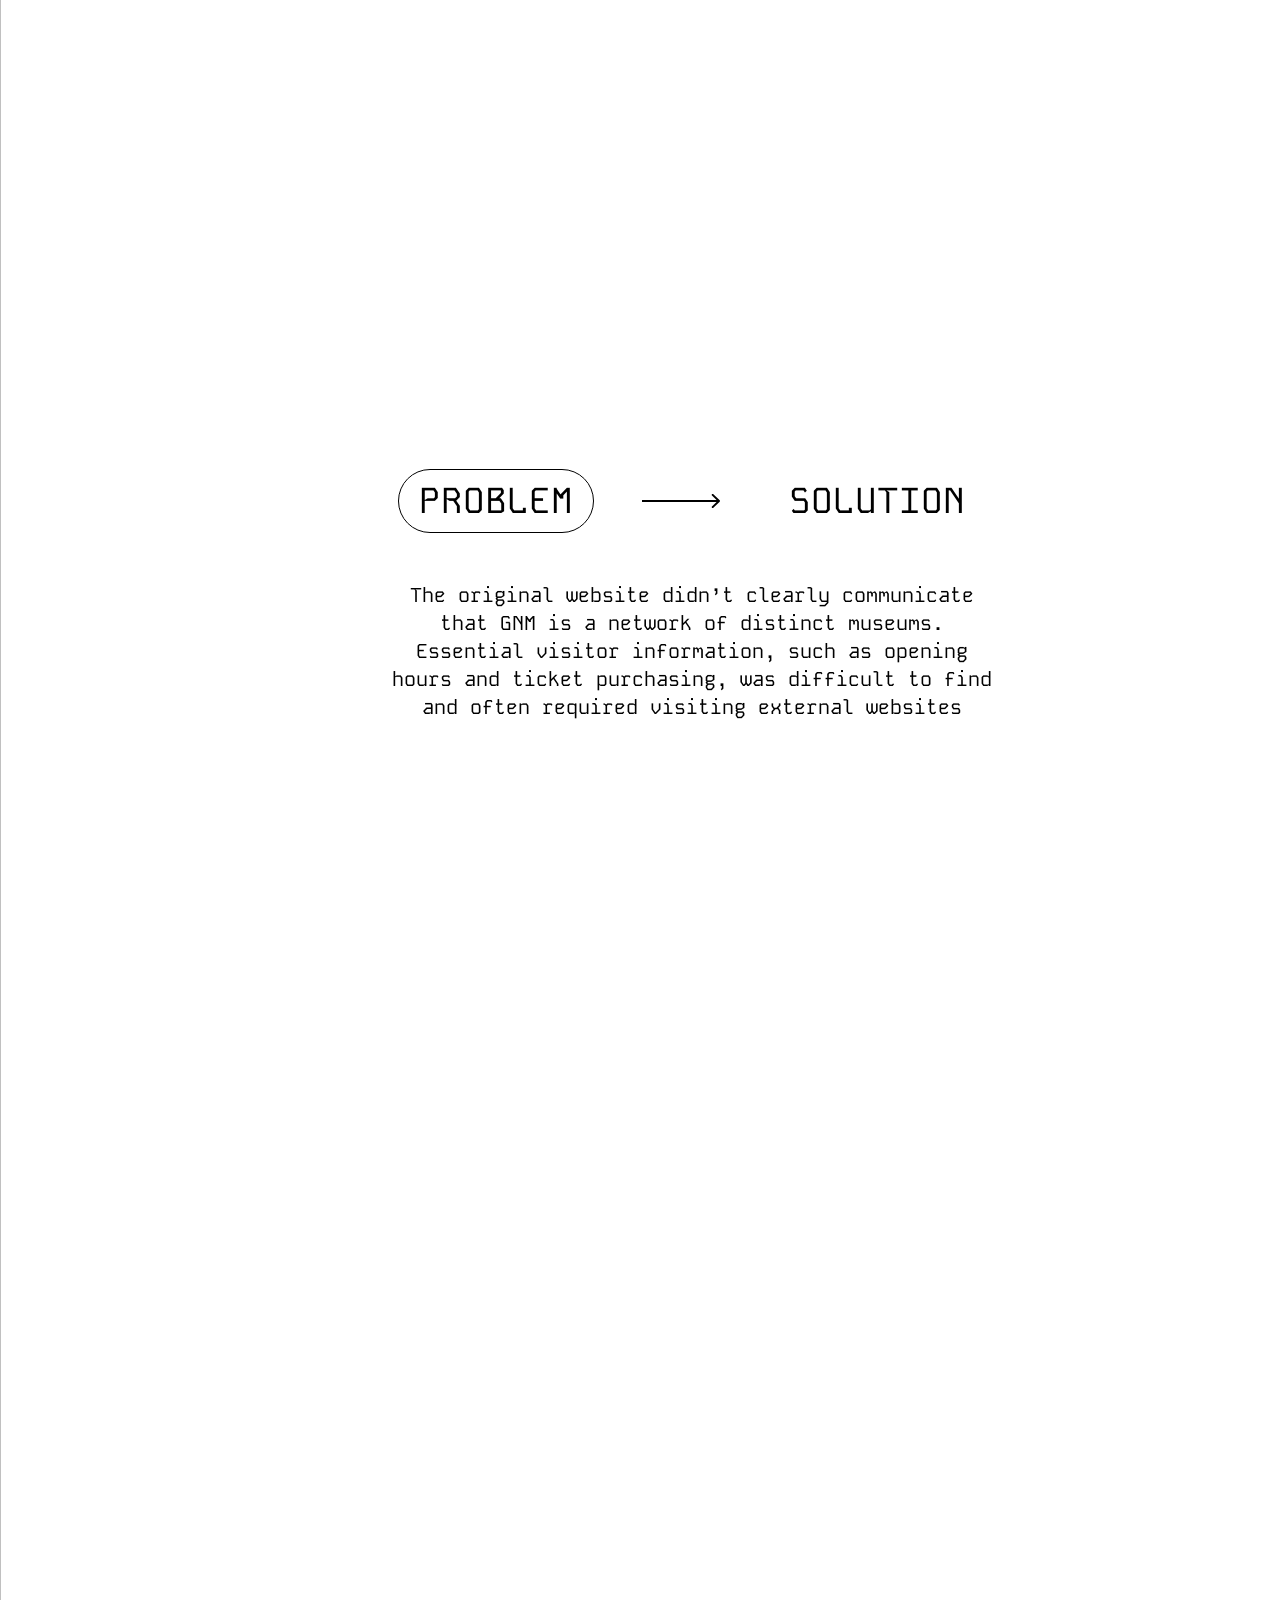
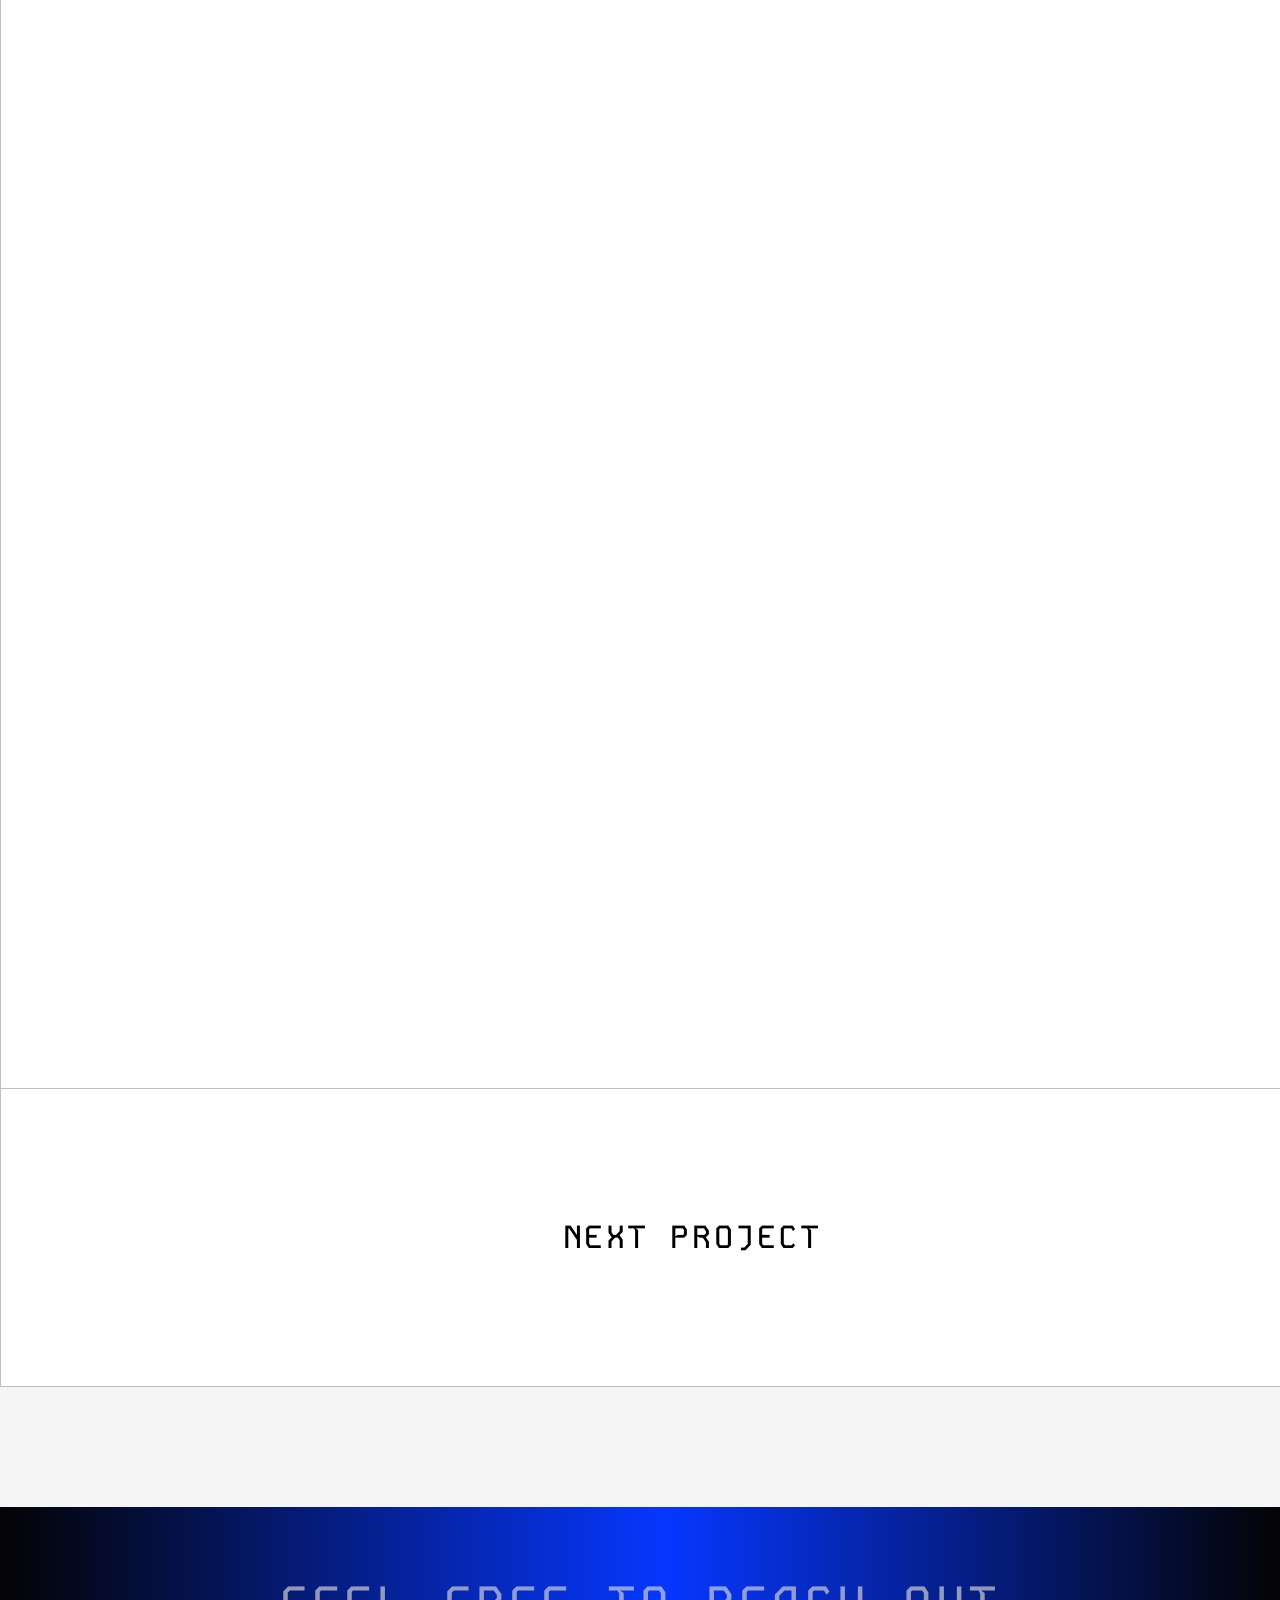
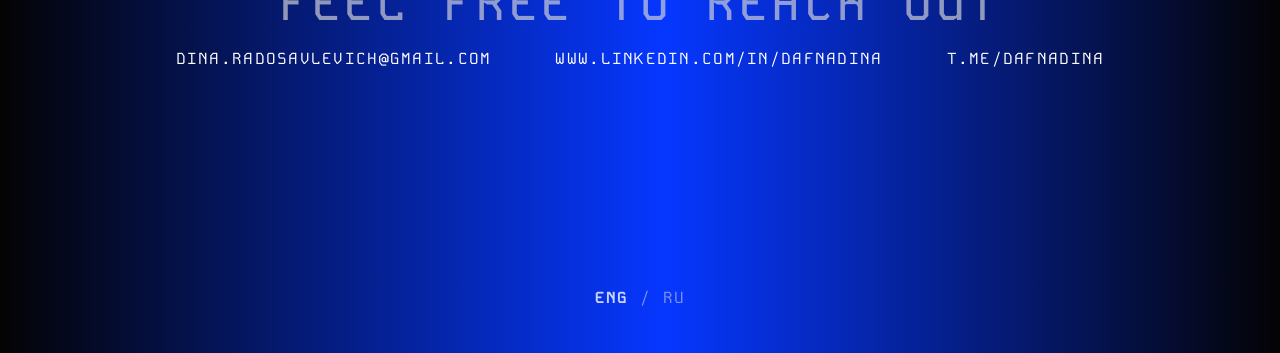
<file: museum.html>
<!doctype html>
<html lang="en">
  <head>
    <meta charset="UTF-8" />
    <meta name="viewport" content="width=device-width, initial-scale=1" />
    <meta name="description" content="Georgian National Museum website redesign — product design case study by Dina Radosavlevich." />
    <title>Georgian National Museum (concept) — Dina Radosavlevich</title>
    <link rel="icon" type="image/x-icon" href="favicon.ico?v=20261031-2" />
    <link rel="icon" type="image/svg+xml" href="favicon.svg?v=20261031-2" />
    <link rel="preconnect" href="https://fonts.googleapis.com" />
    <link rel="preconnect" href="https://fonts.gstatic.com" crossorigin />
    <link href="https://fonts.googleapis.com/css2?family=Kode+Mono:wght@400;500;600;700&display=swap" rel="stylesheet" />
    <link href="https://fonts.googleapis.com/css2?family=Martian+Mono:wght@300;400&amp;display=swap" rel="stylesheet" />
    <script src="lang-init.js?v=ru-preview-8"></script>
    <link rel="stylesheet" href="styles.css?v=mobile-header-dot-20261105-1" />
    <link rel="stylesheet" href="museum.css?v=mobile-20261105-5" />
    <link rel="stylesheet" href="case-motion.css?v=20261102-2" />
    <link rel="stylesheet" href="russian-type.css?v=mobile-footer-20261105-1" />
  </head>
  <body class="museum-page gnm-page">
    <header class="portfolio-header">
      <a class="identity" href="index.html"><span>Dina Radosavlevich</span><span class="identity-dot" aria-hidden="true"></span><span>Product Designer</span></a>
      <nav aria-label="Primary navigation"><a href="index.html">Works</a><a href="about.html">About me</a><a href="resume.html">Resume</a></nav>
    </header>

    <main>
      <article class="case-shell">
        <a class="case-back" href="index.html">&lt; back</a>
        <h1>Redesign of Georgian National<br />Museum Website<wbr /><span class="case-title-meta"><span class="case-title-tag"><i aria-hidden="true"></i>2026</span><span class="case-title-tag"><i aria-hidden="true"></i>Concept</span></span></h1>

        <section class="case-hero" aria-label="Project preview">
          <div class="hero-small"><img src="assets/museum/hero-tablet.webp" alt="Georgian National Museum website shown on a tablet" /></div>
          <div class="hero-large">
            <div class="hero-animation-frame">
              <video data-desktop-video autoplay muted loop playsinline preload="auto" disablepictureinpicture aria-label="Georgian National Museum mobile screens">
                <source data-desktop-src="assets/museum/hero-video-scene-5-1080.mp4" type="video/mp4" />
              </video>
            </div>
          </div>
        </section>

        <section class="case-details">
          <div class="project-links">
            <a href="https://www.figma.com/design/AcyAZyFqDzo3DYR1j6nwQb/Georgian-national-museum?node-id=5-126&amp;t=DsDh8fZCage9WL75-1" target="_blank" rel="noreferrer">Figma <img src="assets/museum/external.svg" alt="" /></a>
          </div>
          <div class="case-highlights" aria-label="Project highlights">
            <div class="case-highlight">solo project</div>
            <div class="case-highlight">adaptive</div>
            <div class="case-highlight">redline and clean</div>
          </div>
        </section>

        <p class="case-intro">The Georgian National Museum (GNM) brings together more than 10 museums across Georgia, each with its own collections, exhibitions and identity.<br />Inspired by a visit to one of them,<br />I created an independent, non-commercial concept redesign of the GNM website</p>

        <section class="showcase-grid" aria-label="Mobile design mockups">
          <picture><source media="(max-width: 480px)" srcset="assets/museum/showcase-1-hq-phone.webp" /><img src="assets/museum/showcase-1-hq.webp" alt="Museum website displayed on a phone held in two hands" loading="lazy" decoding="async" /></picture>
          <picture><source media="(max-width: 480px)" srcset="assets/museum/showcase-2-hq-phone.webp" /><img src="assets/museum/showcase-2-hq.webp" alt="Museum website displayed on a laptop" loading="lazy" decoding="async" /></picture>
          <picture><source media="(max-width: 480px)" srcset="assets/museum/showcase-3-hq-phone.webp" /><img src="assets/museum/showcase-3-hq.webp" alt="Museum website displayed on a phone" loading="lazy" decoding="async" /></picture>
        </section>

        <section class="problem-section">
          <div class="case-tabs" role="tablist" aria-label="Problem and solution">
            <button class="active" type="button" data-case-tab="problem">Problem</button>
            <img src="assets/museum/tab-arrow.svg" alt="" />
            <button type="button" data-case-tab="solution">Solution</button>
          </div>
          <p data-case-copy>The original website didn’t clearly communicate that GNM is a network of distinct museums. Essential visitor information, such as opening hours and ticket purchasing, was difficult to find and often required visiting external websites</p>
        </section>

        <section class="process-section">
          <h2>Design Process</h2>
          <div class="process-carousel">
            <button type="button" aria-label="Previous process step" data-process-prev><img src="assets/museum/process-prev.svg" alt="" /></button>
            <div class="process-image"><img data-process-image src="assets/museum/process.webp" alt="A collection of museum website references" /></div>
            <button type="button" aria-label="Next process step" data-process-next><img src="assets/museum/process-next.svg" alt="" /></button>
          </div>
          <h3 data-process-count>1/3 References</h3>
          <p data-process-copy>I explored museum websites, collecting and organising visual references to inform the layout, typography and interaction patterns of the new interface. This helped me explore different design approaches and establish a visual direction for the project</p>
        </section>

        <section class="screens-section">
          <div class="screens-heading">
            <h2>Screens</h2>
            <div class="device-tabs" aria-label="Screen format">
              <button class="active" type="button" data-screen-mode="mobile">Mobile</button><span>/</span><button type="button" data-screen-mode="desktop">Desktop</button>
            </div>
          </div>
          <div class="screens-carousel">
            <button type="button" aria-label="Previous screens page" data-screen-prev><img src="assets/museum/process-prev.svg" alt="" /></button>
            <div class="screens-content">
              <div class="screens-track" data-mobile-screens>
                <div class="screens-page active" data-screens-page>
                  <div class="mobile-screen-card"><div class="mobile-screen-viewport"><img loading="lazy" decoding="async" src="assets/museum/screen-mobile-figma-home.webp" alt="Georgian National Museum mobile home screen" /></div></div>
                  <div class="mobile-screen-card"><div class="mobile-screen-viewport"><img loading="lazy" decoding="async" src="assets/museum/screen-mobile-figma-collections.webp" alt="Georgian National Museum mobile collections screen" /></div></div>
                  <div class="mobile-screen-card"><div class="mobile-screen-viewport"><img loading="lazy" decoding="async" src="assets/museum/screen-mobile-figma-whats-on.webp" alt="Georgian National Museum mobile what's on screen" /></div></div>
                </div>
                <div class="screens-page" data-screens-page hidden>
                  <div class="mobile-screen-card"><div class="mobile-screen-viewport"><img loading="lazy" decoding="async" src="assets/museum/screen-mobile-figma-museums.webp" alt="Georgian National Museum museums screen" /></div></div>
                  <div class="mobile-screen-card"><div class="mobile-screen-viewport"><img loading="lazy" decoding="async" src="assets/museum/screen-mobile-figma-museum-card.webp" alt="Georgian National Museum museum details screen" /></div></div>
                  <div class="mobile-screen-card"><div class="mobile-screen-viewport"><img loading="lazy" decoding="async" src="assets/museum/screen-mobile-figma-education.webp" alt="Georgian National Museum education screen" /></div></div>
                </div>
              </div>
              <div class="desktop-screens-stage" data-desktop-screens>
                <div class="desktop-screens-page active" data-desktop-page>
                  <div class="desktop-screen-card desktop-screen-card--short">
                    <div tabindex="0" aria-label="Scroll the Science desktop screen"><picture><source media="(max-width: 480px)" srcset="assets/museum/screen-desktop-science-phone.webp" /><img loading="lazy" decoding="async" src="assets/museum/screen-desktop-science.webp" alt="Georgian National Museum Science desktop screen" /></picture></div>
                  </div>
                  <div class="desktop-screen-card desktop-screen-card--tall">
                    <div tabindex="0" aria-label="Scroll the Collections desktop screen"><picture><source media="(max-width: 480px)" srcset="assets/museum/screen-desktop-collection-phone.webp" /><img loading="lazy" decoding="async" src="assets/museum/screen-desktop-collection.webp" alt="Georgian National Museum Collections desktop screen" /></picture></div>
                  </div>
                </div>
                <div class="desktop-screens-page" data-desktop-page hidden>
                  <div class="desktop-screen-card desktop-screen-card--short">
                    <div tabindex="0" aria-label="Scroll the 404 desktop screen"><img loading="lazy" src="assets/museum/screen-desktop-404.webp" alt="Georgian National Museum 404 desktop screen" /></div>
                  </div>
                  <div class="desktop-screen-card desktop-screen-card--tall">
                    <div tabindex="0" aria-label="Scroll the Home desktop screen"><picture><source media="(max-width: 480px)" srcset="assets/museum/screen-desktop-home-phone.webp" /><img loading="lazy" src="assets/museum/screen-desktop-home.webp" alt="Georgian National Museum Home desktop screen" /></picture></div>
                  </div>
                </div>
                <div class="desktop-screens-page" data-desktop-page hidden>
                  <div class="desktop-screen-card desktop-screen-card--short">
                    <div tabindex="0" aria-label="Scroll the Museum card desktop screen"><picture><source media="(max-width: 480px)" srcset="assets/museum/screen-desktop-museum-card-phone.webp" /><img loading="lazy" src="assets/museum/screen-desktop-museum-card.webp" alt="Georgian National Museum museum card desktop screen" /></picture></div>
                  </div>
                  <div class="desktop-screen-card desktop-screen-card--tall">
                    <div tabindex="0" aria-label="Scroll the Our museums desktop screen"><picture><source media="(max-width: 480px)" srcset="assets/museum/screen-desktop-our-museums-phone.webp" /><img loading="lazy" src="assets/museum/screen-desktop-our-museums.webp" alt="Georgian National Museum Our museums desktop screen" /></picture></div>
                  </div>
                </div>
                <div class="desktop-screens-page" data-desktop-page hidden>
                  <div class="desktop-screen-card desktop-screen-card--short">
                    <div tabindex="0" aria-label="Scroll the Education desktop screen"><picture><source media="(max-width: 480px)" srcset="assets/museum/screen-desktop-education-phone.webp" /><img loading="lazy" src="assets/museum/screen-desktop-education.webp" alt="Georgian National Museum Education desktop screen" /></picture></div>
                  </div>
                  <div class="desktop-screen-card desktop-screen-card--tall">
                    <div tabindex="0" aria-label="Scroll the What's on desktop screen"><picture><source media="(max-width: 480px)" srcset="assets/museum/screen-desktop-whats-on-phone.webp" /><img loading="lazy" src="assets/museum/screen-desktop-whats-on.webp" alt="Georgian National Museum What's on desktop screen" /></picture></div>
                  </div>
                </div>
              </div>
            </div>
            <button type="button" aria-label="Next screens page" data-screen-next><img src="assets/museum/process-next.svg" alt="" /></button>
          </div>
          <p class="screens-scroll-hint">Scroll inside each screen to explore</p>
        </section>
      </article>

      <a class="next-project" href="fragrantica/">Next Project</a>
    </main>

    <footer class="portfolio-footer">
      <div class="contact-block"><h2><span data-ru="Предложить работу">Feel free</span> <span data-ru="или задать вопрос:">to reach out</span></h2><div class="contact-links"><a href="mailto:dina.radosavlevich@gmail.com">dina.radosavlevich@gmail.com</a><a href="https://www.linkedin.com/in/dafnadina" target="_blank" rel="noreferrer">www.linkedin.com/in/dafnadina</a><a href="https://t.me/dafnadina" target="_blank" rel="noreferrer">t.me/dafnadina</a></div></div>
      <button class="language-switch" type="button" aria-label="Switch site language"><strong>ENG</strong><span> / RU</span></button>
    </footer>
    <script src="i18n.js?v=ru-preview-8"></script>
    <script src="script.js?v=ru-preview-8"></script>
    <script src="desktop-hero-video.js?v=20261105-1"></script>
    <script src="museum.js?v=mobile-20261105-2"></script>
    <script src="screen-preload.js?v=20261105-1"></script>
    <script src="case-typography.js?v=20261105-2"></script>
    <script src="case-motion.js?v=20261103-1"></script>
  </body>
</html>
</file>
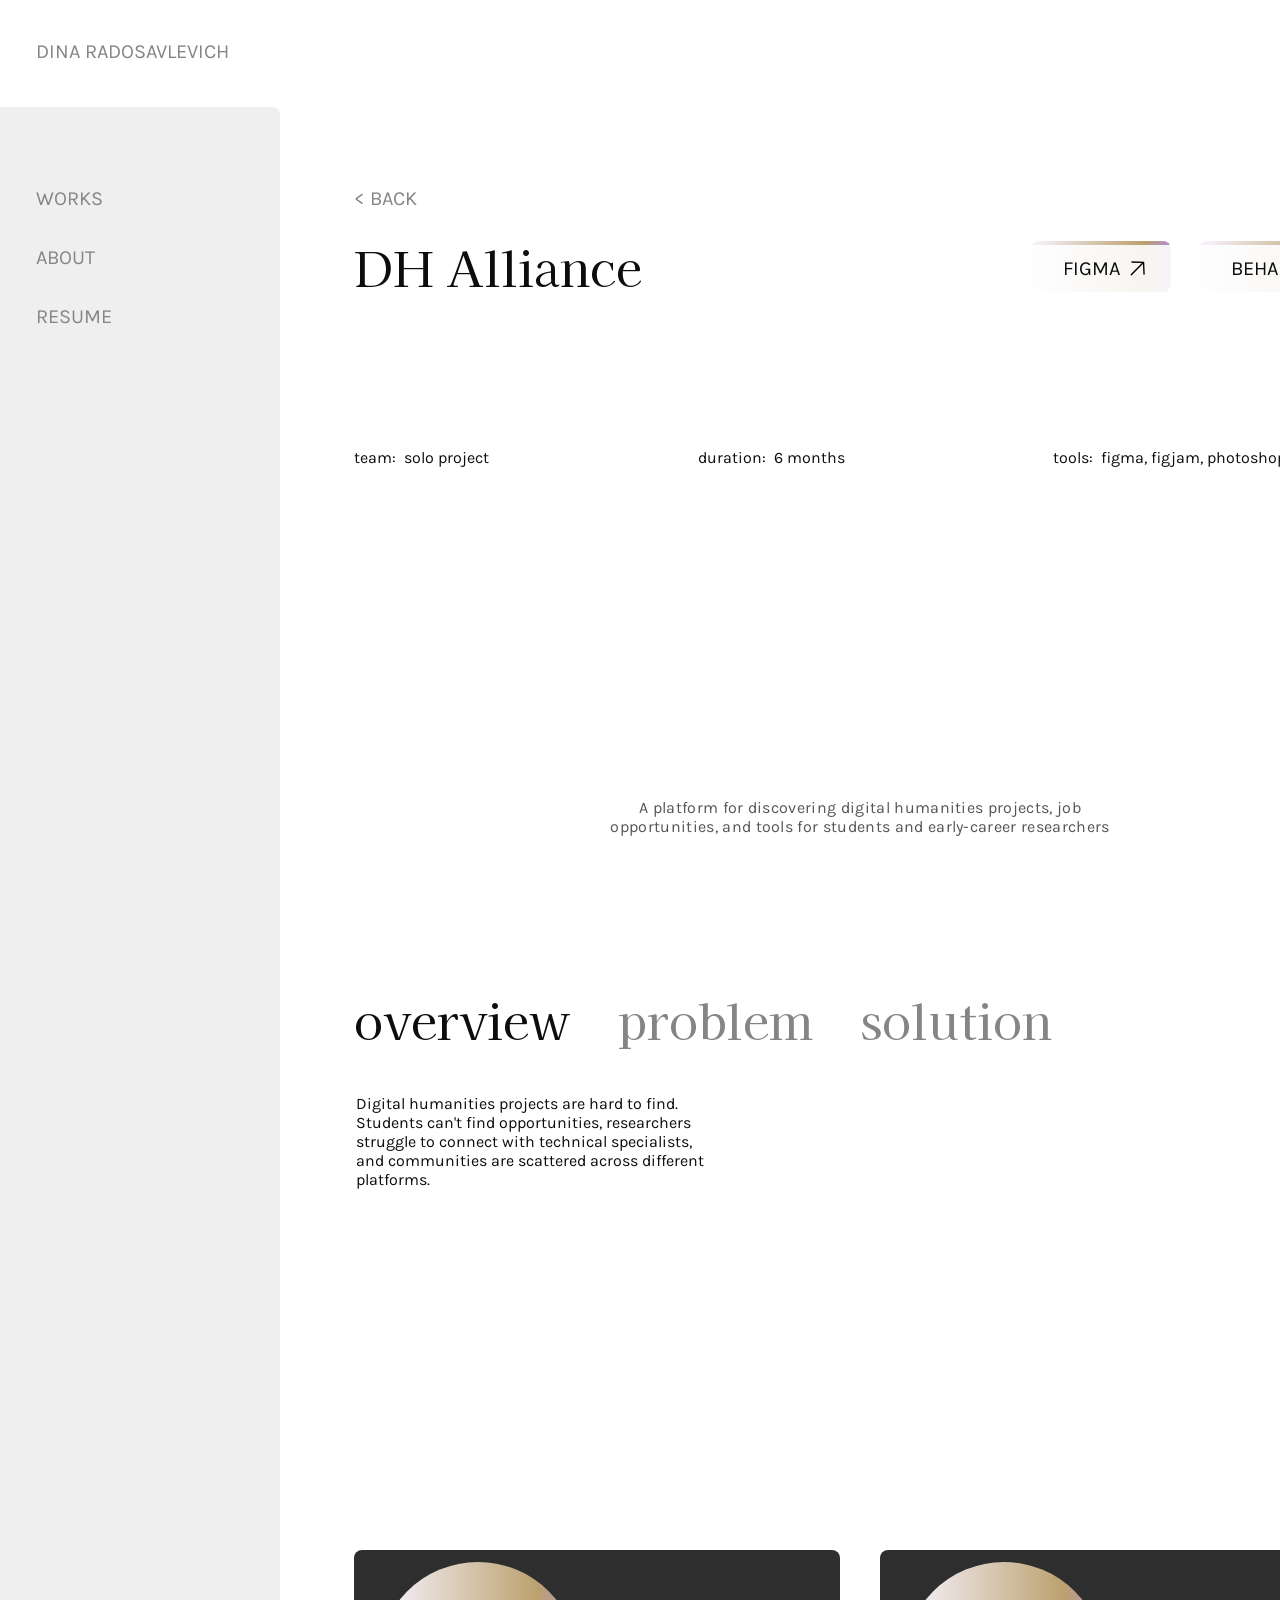
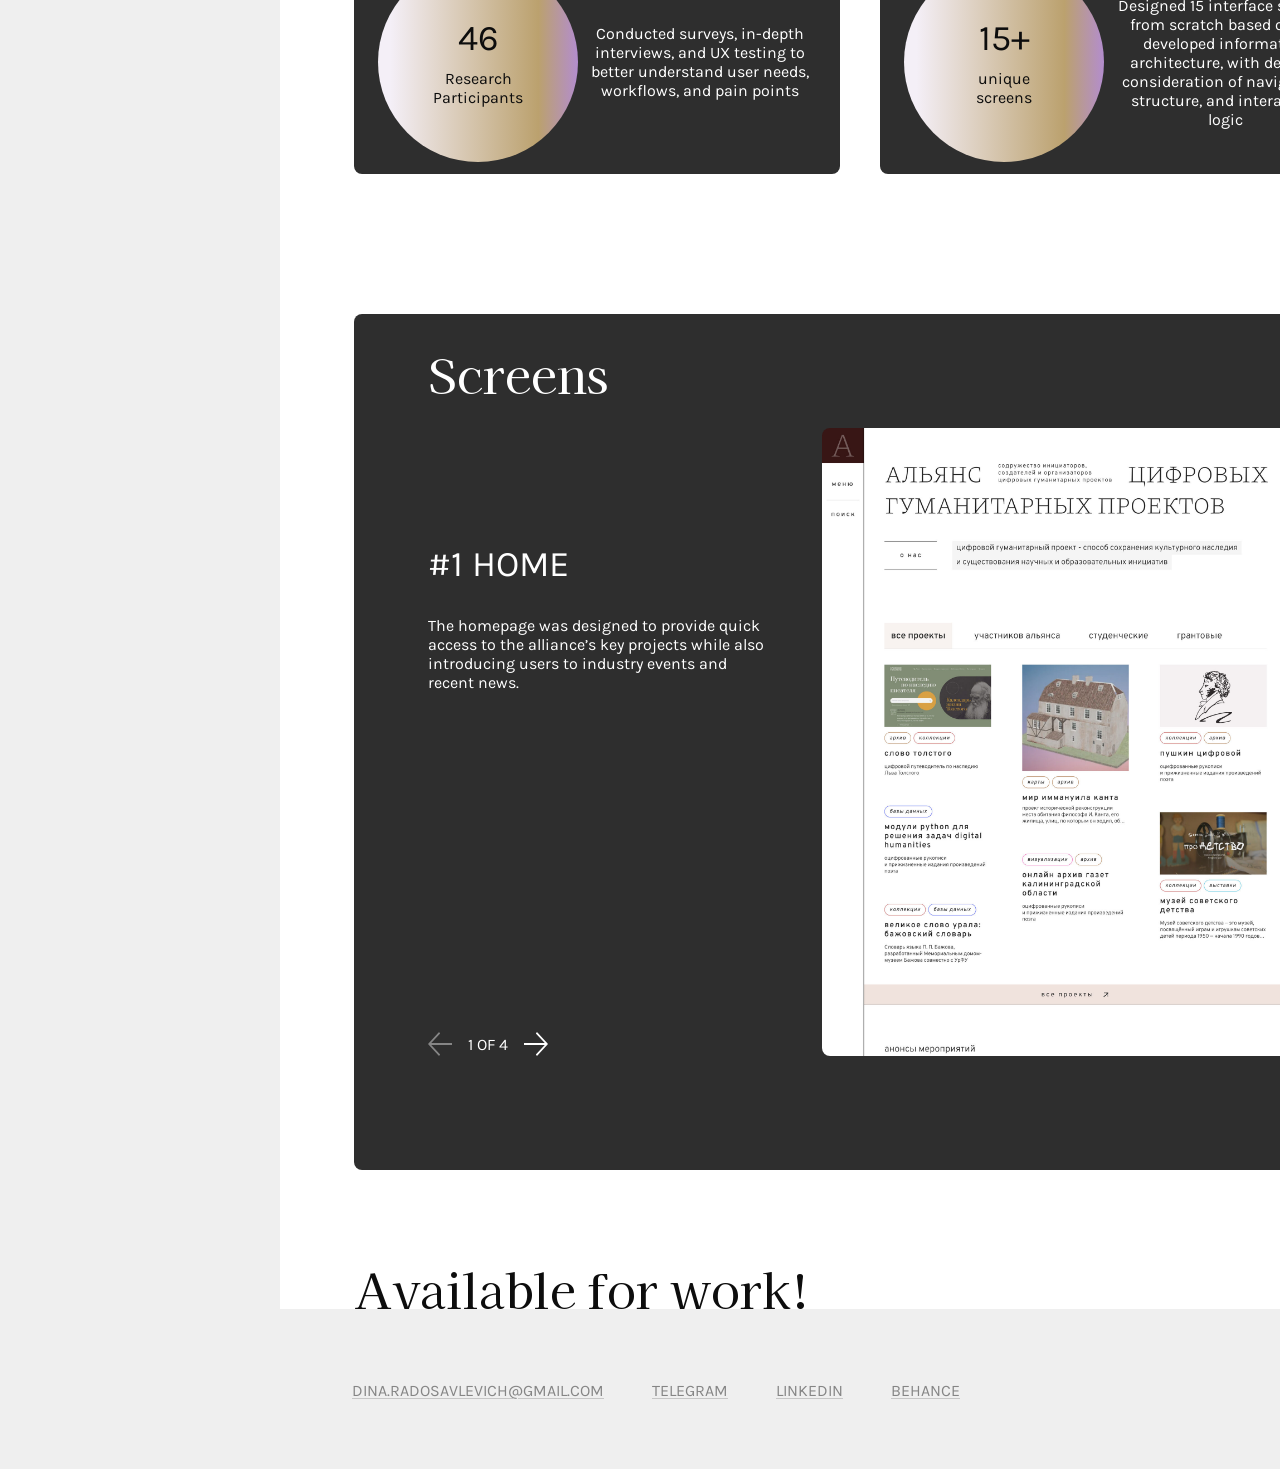
<file: project.html>
<!doctype html>
<html lang="en">
  <head>
    <meta charset="UTF-8" />
    <meta name="viewport" content="width=device-width, initial-scale=1" />
    <meta name="description" content="Product design case study by Dina Radosavlevich." />
    <title>Project — Dina Radosavlevich</title>
    <link rel="icon" type="image/x-icon" href="favicon.ico?v=20261031-2" />
    <link rel="icon" type="image/svg+xml" href="favicon.svg?v=20261031-2" />
    <link rel="preconnect" href="https://fonts.googleapis.com" />
    <link rel="preconnect" href="https://fonts.gstatic.com" crossorigin />
    <link href="https://fonts.googleapis.com/css2?family=Kaisei+Opti&family=Karla:wght@400;500&display=swap" rel="stylesheet" />
    <link rel="stylesheet" href="project.css?v=20261014-1" />
  </head>
  <body>
    <header class="case-header"><a href="index.html">Dina Radosavlevich</a></header>
    <aside class="case-sidebar">
      <nav>
        <a href="index.html">Works</a>
        <a href="about.html">About</a>
        <a href="index.html#resume">Resume</a>
      </nav>
    </aside>

    <main class="case-page">
      <a class="back-link" href="index.html#work">&lt; back</a>

      <section class="case-intro">
        <div class="case-title-row">
          <h1 data-project="title"></h1>
          <div class="case-actions" data-project="links"></div>
        </div>
        <dl class="case-meta">
          <div><dt>team:</dt><dd data-project="team"></dd></div>
          <div><dt>duration:</dt><dd data-project="duration"></dd></div>
          <div><dt>tools:</dt><dd data-project="tools"></dd></div>
        </dl>
      </section>

      <figure class="case-hero">
        <div class="case-hero-media" data-project="heroMedia"></div>
        <figcaption data-project="summary"></figcaption>
      </figure>

      <section class="case-story">
        <div class="story-tabs" role="tablist" aria-label="Case study sections">
          <button type="button" role="tab" aria-selected="true" data-tab="overview">overview</button>
          <button type="button" role="tab" aria-selected="false" data-tab="problem">problem</button>
          <button type="button" role="tab" aria-selected="false" data-tab="solution">solution</button>
        </div>
        <p class="story-copy" data-project="story"></p>
        <div class="story-media" data-project="storyMedia"></div>
      </section>

      <section class="case-metrics" data-project="metrics"></section>

      <section class="screens-panel">
        <div class="screens-copy">
          <h2>Screens</h2>
          <div class="screen-description">
            <h3 data-project="screenTitle"></h3>
            <p data-project="screenText"></p>
          </div>
          <div class="screen-controls">
            <button type="button" data-screen-prev aria-label="Previous screen"><img src="assets/project/arrow-left.svg" alt="" /></button>
            <span data-project="screenCount"></span>
            <button type="button" data-screen-next aria-label="Next screen"><img src="assets/project/arrow-right.svg" alt="" /></button>
          </div>
        </div>
        <div class="screen-preview"><img data-project="screenImage" alt="Project screen" /></div>
      </section>

      <h2 class="case-availability">Available for work!</h2>
    </main>

    <footer class="case-footer">
      <a href="mailto:dina.radosavlevich@gmail.com">dina.radosavlevich@gmail.com</a>
      <a href="https://t.me/dafnadina" target="_blank" rel="noreferrer">Telegram</a>
      <a href="https://www.linkedin.com/in/dafnadina" target="_blank" rel="noreferrer">LinkedIn</a>
      <a href="https://www.behance.net/radosavlevich" target="_blank" rel="noreferrer">Behance</a>
    </footer>

    <script src="project-data.js"></script>
    <script src="project.js?v=20261014-1"></script>
  </body>
</html>
</file>
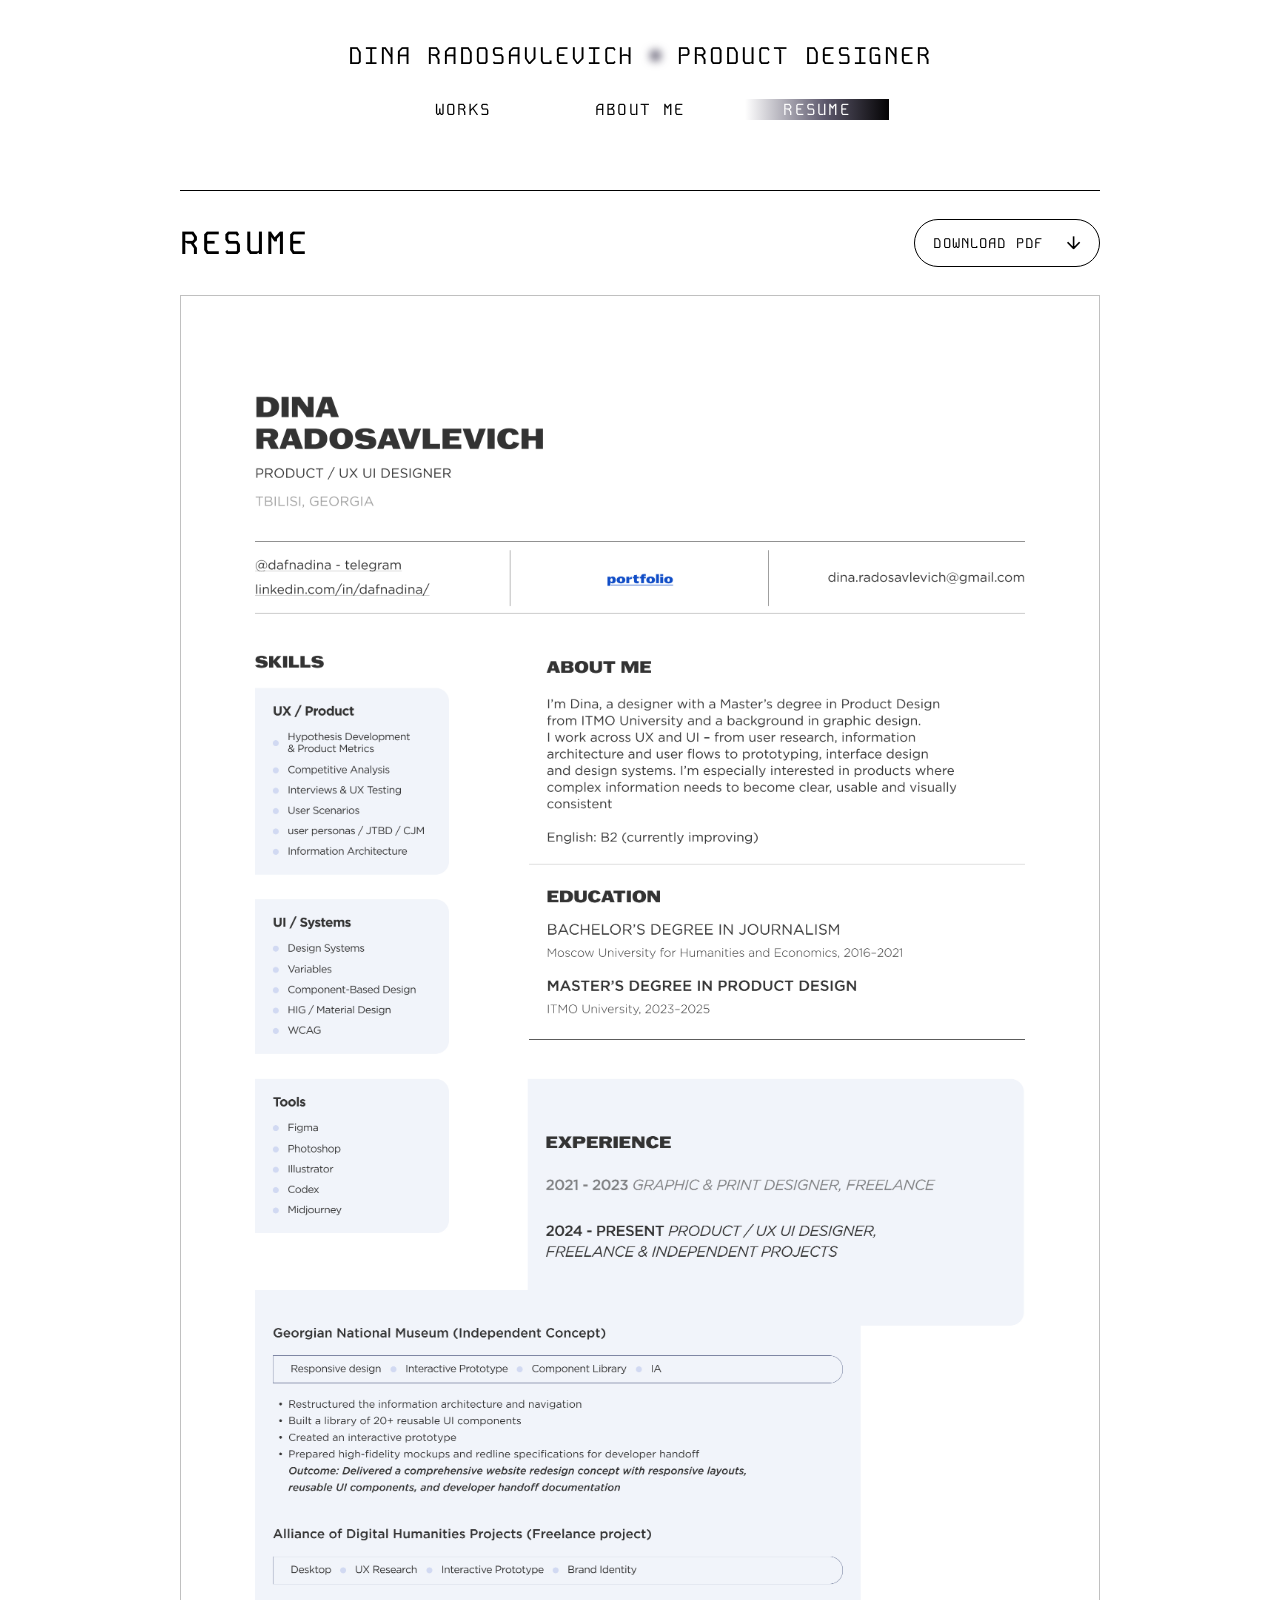
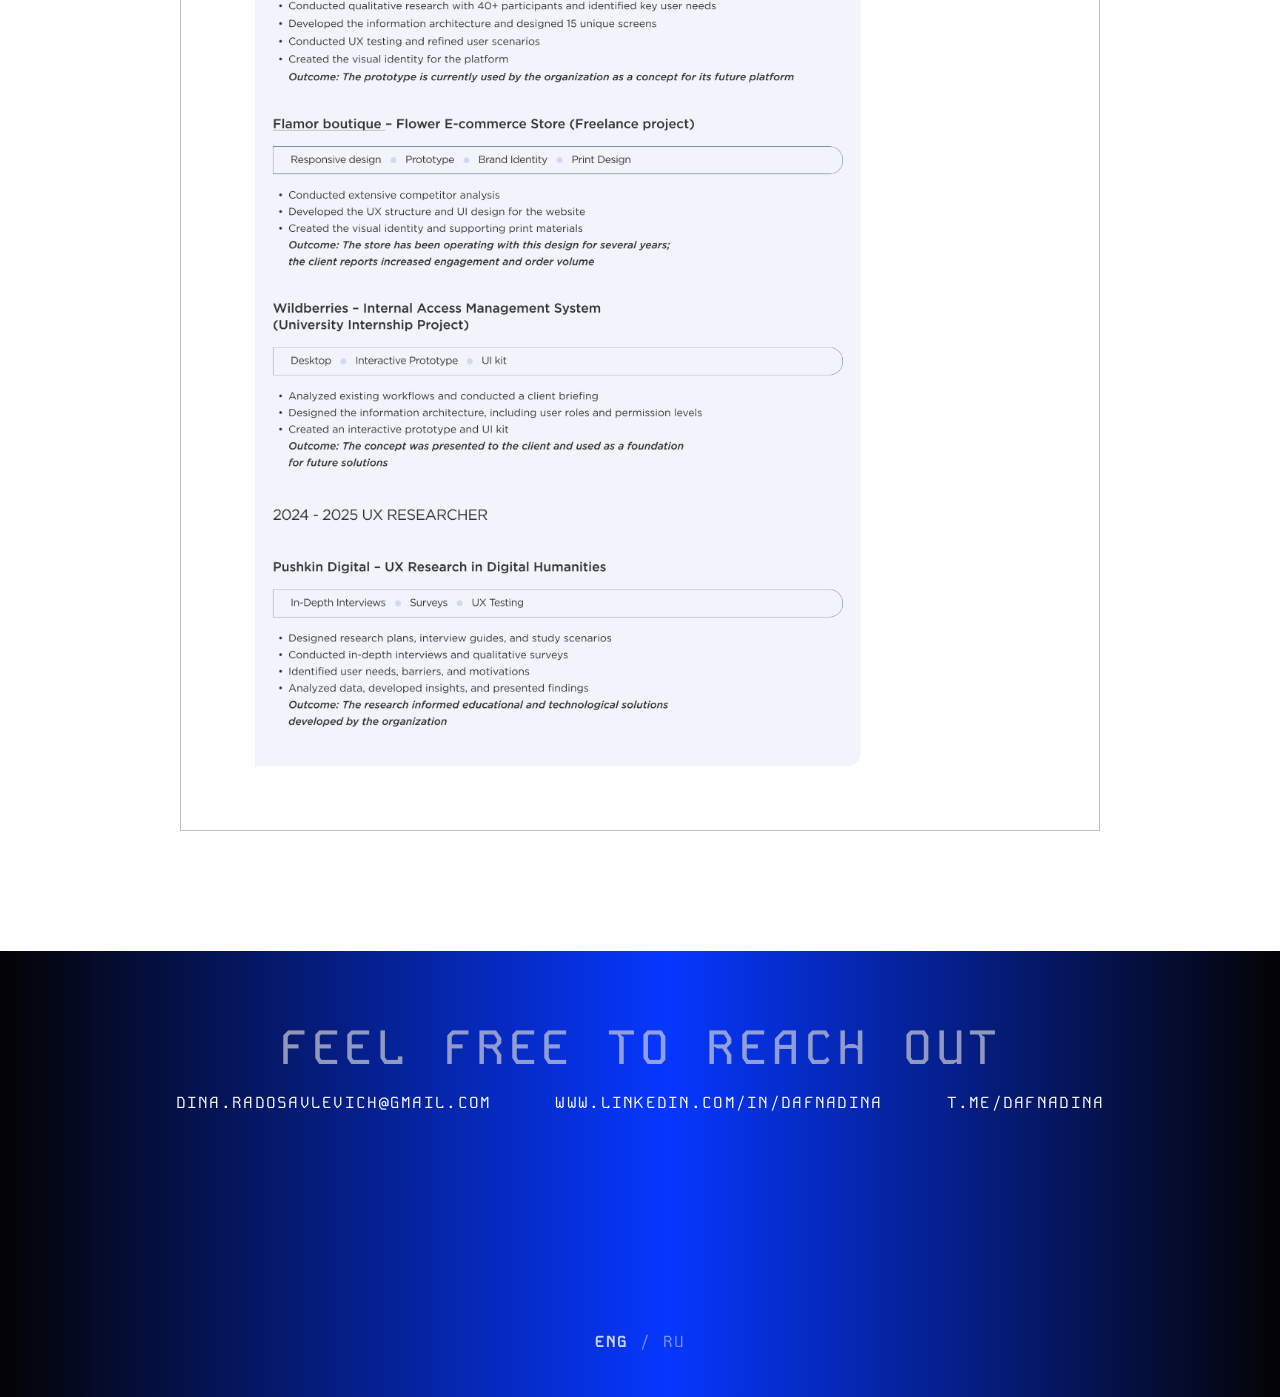
<file: resume.html>
<!doctype html>
<html lang="en">
  <head>
    <meta charset="UTF-8" />
    <meta name="viewport" content="width=device-width, initial-scale=1" />
    <meta name="description" content="Resume of Dina Radosavlevich, product and UX/UI designer." />
    <title>Resume — Dina Radosavlevich</title>
    <link rel="icon" type="image/x-icon" href="favicon.ico?v=20261031-2" />
    <link rel="icon" type="image/svg+xml" href="favicon.svg?v=20261031-2" />
    <link rel="preconnect" href="https://fonts.googleapis.com" />
    <link rel="preconnect" href="https://fonts.gstatic.com" crossorigin />
    <link href="https://fonts.googleapis.com/css2?family=Kode+Mono:wght@400;500;700&display=swap" rel="stylesheet" />
    <link href="https://fonts.googleapis.com/css2?family=Martian+Mono:wght@300;400&amp;display=swap" rel="stylesheet" />
    <script src="lang-init.js?v=ru-preview-8"></script>
    <link rel="stylesheet" href="styles.css?v=mobile-header-dot-20261105-1" />
    <link rel="stylesheet" href="resume.css?v=20261020-1" />
    <link rel="stylesheet" href="russian-type.css?v=mobile-footer-20261105-1" />
  </head>
  <body class="resume-page">
    <header class="portfolio-header">
      <a class="identity" href="index.html"><span>Dina Radosavlevich</span><span class="identity-dot" aria-hidden="true"></span><span>Product Designer</span></a>
      <nav aria-label="Primary navigation"><a href="index.html">Works</a><a href="about.html">About me</a><a class="active" href="resume.html" aria-current="page">Resume</a></nav>
    </header>

    <main class="resume-main">
      <div class="resume-toolbar">
        <h1>Resume</h1>
        <a class="resume-download" href="resume.pdf?v=20261023-1" download="Dina-Radosavlevich-Resume.pdf">Download PDF <span aria-hidden="true">↓</span></a>
      </div>
      <a class="resume-preview" href="resume.pdf?v=20261023-1" target="_blank" rel="noreferrer" aria-label="Open resume PDF">
        <img src="assets/resume-eng.png?v=20261023-1" alt="Dina Radosavlevich’s English resume" width="2480" height="5765" />
      </a>
    </main>

    <footer class="portfolio-footer">
      <div class="contact-block"><h2><span data-ru="Предложить работу">Feel free</span> <span data-ru="или задать вопрос:">to reach out</span></h2><div class="contact-links"><a href="mailto:dina.radosavlevich@gmail.com">dina.radosavlevich@gmail.com</a><a href="https://www.linkedin.com/in/dafnadina" target="_blank" rel="noreferrer">www.linkedin.com/in/dafnadina</a><a href="https://t.me/dafnadina" target="_blank" rel="noreferrer">t.me/dafnadina</a></div></div>
      <button class="language-switch" type="button" aria-label="Switch site language"><strong>ENG</strong><span> / RU</span></button>
    </footer>
    <script src="i18n.js?v=ru-preview-8"></script>
    <script src="script.js?v=ru-preview-8"></script>
  </body>
</html>
</file>
<file: styles.css>
:root {
  --black: #040304;
  --violet: #5d596d;
  --muted: #757575;
  --page: #fff;
  --ink: #000;
  --site-font: "Kode Mono", monospace;
}
.lang-ru { --site-font: "Martian Mono", monospace; }

* { box-sizing: border-box; }
html { scroll-behavior: smooth; }
body { margin: 0; overflow-x: hidden; color: var(--ink); background: var(--page); font-family: var(--site-font); font-weight: 400; font-synthesis: none; -webkit-font-smoothing: antialiased; }
a { color: inherit; text-decoration: none; }

.intro-running { overflow: hidden; }
.intro-running::before { position: fixed; z-index: 99; inset: 0; background: linear-gradient(90deg, var(--black) 0%, #0637ff 52%, var(--black) 100%); pointer-events: none; content: ""; animation: introGradient 2.5s linear both; will-change: opacity; }
.intro-running .identity { position: fixed; z-index: 100; top: 50%; left: 50%; margin: 0; transform: translate(-50%, -50%); animation: identityIntro .5s cubic-bezier(.4, 0, .2, 1) 2s forwards, introTextColor 2.5s linear both; will-change: transform; }
.intro-running .identity > span:first-child { animation: typeIntro .7s steps(18, end) .08s both; }
.intro-running .identity > span:last-child { animation: typeIntro .7s steps(16, end) .8s both; }
.lang-ru .intro-running .identity > span:first-child { animation-timing-function: steps(17, end); }
.lang-ru .intro-running .identity > span:last-child { animation-timing-function: steps(20, end); }
.intro-running .identity-dot { opacity: 0; }
.intro-running .portfolio-header nav,
.intro-running .portfolio-main,
.intro-running .portfolio-footer { visibility: hidden; opacity: 0; }
.intro-complete .identity-dot { animation: dotReveal .18s ease-out .7s both; }
.intro-complete .portfolio-header nav { animation: contentIntro .42s cubic-bezier(.22, 1, .36, 1) both; }
.intro-complete .project-strip { animation: contentIntro .42s cubic-bezier(.22, 1, .36, 1) .1s both; }
.intro-complete .work-card:nth-child(1) { --intro-stagger: 0s; }
.intro-complete .work-card:nth-child(2) { --intro-stagger: .04s; }
.intro-complete .work-card:nth-child(3) { --intro-stagger: .08s; }
.intro-complete .work-card:nth-child(4) { --intro-stagger: .12s; }
.intro-complete .work-image::before { position: absolute; z-index: 1; inset: 10px; border: 1px solid var(--ink); border-radius: 48px; pointer-events: none; content: ""; animation: frameIntro .75s cubic-bezier(.22, 1, .36, 1) calc(.12s + var(--intro-stagger, 0s)) both; }
.intro-complete .work-card:is(:hover, :focus-visible, :active) .work-image::before { opacity: 0; animation: none; }
.intro-complete .work-image img { animation: photoIntro .5s cubic-bezier(.22, 1, .36, 1) calc(.29s + var(--intro-stagger, 0s)) both; }
.intro-complete .work-meta,
.intro-complete .work-card h2 { animation: contentIntro .42s cubic-bezier(.22, 1, .36, 1) calc(.49s + var(--intro-stagger, 0s)) both; }
.intro-complete .portfolio-footer { animation: fadeIntro .45s ease-out .55s both; }

@keyframes identityIntro {
  from { transform: translate(-50%, -50%); }
  to { transform: translate(-50%, calc(-50vh + 40px)); }
}

@keyframes introGradient {
  0%, 60% { opacity: 1; animation-timing-function: ease-in-out; }
  72%, 100% { opacity: 0; }
}

@keyframes introTextColor {
  0%, 60% { color: #fff; animation-timing-function: ease-in-out; }
  72%, 100% { color: var(--ink); }
}

@keyframes typeIntro {
  from { clip-path: inset(0 100% 0 0); }
  to { clip-path: inset(0 0 0 0); }
}

@keyframes dotReveal {
  from { opacity: 0; }
  to { opacity: 1; }
}

@keyframes contentIntro {
  from { opacity: 0; transform: translateY(10px); }
  to { opacity: 1; transform: translateY(0); }
}

@keyframes photoIntro {
  from { opacity: 0; }
  to { opacity: 1; }
}

@keyframes frameIntro {
  0% { opacity: 0; }
  35%, 55% { opacity: 1; }
  100% { opacity: 0; }
}

@keyframes fadeIntro {
  from { opacity: 0; }
  to { opacity: 1; }
}

.portfolio-header { position: relative; height: 239px; padding-top: 40px; text-transform: uppercase; }
.identity { display: flex; width: max-content; align-items: center; gap: 16px; margin: 0 auto; font-size: 24px; letter-spacing: 1.92px; }
.identity > span:not(.identity-dot) { font-family: var(--site-font); font-weight: 400; }
.identity img { width: 27px; height: 27px; margin: -8px; }
.identity-dot { width: 11px; height: 11px; flex: 0 0 11px; border-radius: 50%; background: var(--violet); filter: blur(4px); transition: background-color .2s ease, transform .2s ease; }
.identity:hover .identity-dot, .identity:focus-visible .identity-dot, .identity:active .identity-dot { background: #0637ff; transform: scale(1.15); }
.portfolio-header nav { display: flex; justify-content: center; gap: 24px; margin-top: 28px; }
.portfolio-header nav a { display: flex; min-width: 144px; justify-content: center; padding: 0 36px; font-size: 16px; letter-spacing: 1.28px; white-space: nowrap; }
.lang-ru .portfolio-header nav a { font-weight: 300; }
.portfolio-header nav a.active { color: #fff; background: linear-gradient(90deg, #fff, var(--violet) 55.288%, var(--black)); }
.portfolio-header nav a:hover, .portfolio-header nav a:focus-visible { color: #fff; background: linear-gradient(90deg, #fff, #0637ff 55.288%, var(--black)); outline: none; }

.portfolio-main { height: 575px; padding: 0 50px; }
.project-strip { display: grid; width: 1341px; grid-template-columns: repeat(4, 335px); margin: 0; border-top: 1px solid var(--ink); }
.work-card { position: relative; min-width: 0; text-transform: uppercase; }
.work-image { position: relative; width: 336px; height: 355px; padding: 10px; border-right: 1px solid var(--ink); border-bottom: 1px solid var(--ink); transition: background-color .2s ease; }
.work-card:last-child .work-image { border-right: 0; }
.work-image img { display: block; width: 100%; height: 335px; border: 1px solid var(--ink); border-radius: 48px; object-fit: cover; transition: filter .25s ease, transform .25s ease; }
.work-image--rendered img { border: 0; }
.work-card:hover .work-image img, .work-card:focus-visible .work-image img { filter: grayscale(1); transform: scale(.985); }
.work-card:hover .work-image, .work-card:focus-visible .work-image { background: #0637ff; }
@media (min-width: 761px) { .work-card:focus-visible { outline: none; } }
.work-meta { display: flex; height: 30px; align-items: center; gap: 16px; padding: 0 11px; color: var(--muted); font-size: 14px; letter-spacing: 1.12px; white-space: nowrap; }
@media (min-width: 761px) { .lang-ru .work-meta { gap: 12px; } }
.work-meta i { position: relative; width: 11px; height: 11px; flex: 0 0 11px; }
.work-meta i::before { position: absolute; top: -6px; left: -6px; width: 23px; height: 23px; background: url("assets/home-v2/meta-dot.svg") center/contain no-repeat; content: ""; }
.work-card h2 { width: 262px; margin: 0 0 0 11px; font-size: 16px; font-weight: 500; line-height: normal; letter-spacing: 1.28px; }
.work-card:not(:first-child)::after { position: absolute; top: 355px; left: 0; width: 1px; height: 100px; background: var(--ink); content: ""; }

.portfolio-footer { position: relative; height: 446px; overflow: hidden; background: linear-gradient(90deg, var(--black) 0%, #0637ff 52%, var(--black) 100%); color: #fff; text-transform: uppercase; }
.contact-block { position: absolute; top: 66px; left: 50%; display: flex; transform: translateX(-50%); flex-direction: column; align-items: center; gap: 14px; }
.contact-block h2 { width: 100%; margin: 0; color: rgb(211 211 216 / 68%); font-size: 48px; font-weight: 500; line-height: normal; letter-spacing: 3.84px; text-align: center; white-space: nowrap; }
.contact-links { display: flex; gap: 64px; font-size: 16px; letter-spacing: 1.28px; white-space: nowrap; }
.contact-links a { transition: color .2s ease; }
.contact-links a:hover, .contact-links a:focus-visible { color: #c8d5ff; outline: none; }
.home-page .portfolio-header nav { margin-top: 28px; }
.home-page .contact-block { gap: 28px; }
.home-page .contact-block h2 { font-size: 28px; }
.language-switch { position: absolute; bottom: 45px; left: 50%; border: 0; padding: 0; transform: translateX(-50%); color: rgb(211 211 216 / 62%); background: none; font: 400 16px var(--site-font); letter-spacing: 1.28px; text-transform: uppercase; cursor: pointer; }
.language-switch strong { color: rgb(255 255 255 / 78%); font-weight: 700; }
.language-switch:focus-visible { outline: 2px solid #fff; outline-offset: 7px; }

@media (max-width: 760px) {
  @keyframes identityIntro {
    from { transform: translate(-50%, -50%); }
    to { transform: translate(-50%, calc(-50vh + 28px)); }
  }

  .portfolio-header { height: 250px; padding: 28px 20px 0; }
  .identity { gap: 9px; font-size: 14px; letter-spacing: .9px; white-space: nowrap; }
  .lang-ru .identity { gap: 6px; font-size: clamp(9.5px, 2.9vw, 12px); letter-spacing: .4px; }
  .identity img { width: 17px; height: 17px; margin: -5px; }
  .identity-dot { width: 17px; height: 17px; flex-basis: 17px; margin: -5px; border-radius: 0; background: url("assets/home-v2/header-dot.svg") center/contain no-repeat; filter: none; }
  .identity:hover .identity-dot, .identity:focus-visible .identity-dot, .identity:active .identity-dot { background: url("assets/home-v2/header-dot-blue.svg") center/contain no-repeat; transform: none; }
  .portfolio-header nav { gap: 2px; margin-top: 30px; }
  .portfolio-header nav a { min-width: auto; padding: 3px 14px; font-size: 12px; letter-spacing: .8px; }
  .portfolio-main { height: auto; padding: 0 20px 100px; }
  .project-strip { display: grid; width: 100%; grid-template-columns: 1fr; gap: 64px; border-top: 0; }
  .work-card { border: 0; padding-bottom: 0; }
  .work-card::after { display: none; }
  .work-image { width: 100%; height: auto; padding: 10px 0; border: 0; border-top: 1px solid var(--ink); border-bottom: 1px solid var(--ink); }
  .intro-complete .work-image::before { inset: 10px 0; }
  .work-image img { width: 100%; height: min(84vw, 420px); }
  .work-card:hover .work-image img, .work-card:focus-visible .work-image img { filter: none; transform: none; }
  .work-card:hover .work-image, .work-card:focus-visible .work-image { background: transparent; }
  .work-card:active .work-image img { filter: grayscale(1); transform: scale(.985); }
  .work-card:active .work-image { background: #0637ff; }
  .work-meta { padding: 0; gap: 10px; overflow: hidden; font-size: 11px; letter-spacing: .7px; }
  .work-meta i { width: 8px; height: 8px; flex-basis: 8px; }
  .work-meta i::before { top: -4px; left: -4px; width: 16px; height: 16px; }
  .work-card h2 { width: 90%; margin-left: 0; font-size: 14px; }
  .portfolio-footer { height: 500px; }
  .contact-block { top: 72px; width: calc(100% - 40px); gap: 48px; }
  .contact-block h2 { font-size: clamp(22px, 7vw, 28px); letter-spacing: 2px; white-space: normal; }
  .contact-block h2 span { display: block; white-space: nowrap; }
  .contact-links { flex-direction: column; align-items: center; gap: 24px; font-size: 12px; letter-spacing: .6px; }
  .home-page .portfolio-header nav { margin-top: 28px; }
  .home-page .contact-block { gap: 28px; }
  .home-page .contact-block h2 { font-size: clamp(22px, 7vw, 28px); }
}

@media (prefers-reduced-motion: reduce) {
  html { scroll-behavior: auto; }
  .work-image img { transition: none; }
  .intro-running::before { display: none; }
  .intro-running .identity,
  .intro-running .identity > span:first-child,
  .intro-running .identity > span:last-child,
  .intro-running .identity-dot,
  .intro-complete .identity-dot,
  .intro-complete .portfolio-header nav,
  .intro-complete .project-strip,
  .intro-complete .work-image::before,
  .intro-complete .work-image img,
  .intro-complete .work-meta,
  .intro-complete .work-card h2,
  .intro-complete .portfolio-footer { animation: none; }
}
</file>
<file: russian-type.css>
/* A quieter type scale for the Russian preview. English keeps its original styles. */
.lang-ru body { font-weight: 300; }
.lang-ru :is(h1, h2, h3, h4, h5, h6, strong, b) { font-weight: 400; }

.lang-ru .identity { font-size: 21px; letter-spacing: 1.5px; }
.lang-ru .identity > span:not(.identity-dot) { font-weight: 300; }
.lang-ru .portfolio-header nav a { font-size: 14px; letter-spacing: 1px; }
.lang-ru .work-meta { height: 32px; font-size: 12px; letter-spacing: .8px; }
.lang-ru .work-card h2 { margin-top: 7px; font-size: 14px; line-height: 1.35; letter-spacing: .9px; }
.lang-ru .contact-block { gap: 26px; }
.lang-ru .contact-block h2 { font-size: 38px; letter-spacing: 2.5px; }
.lang-ru .contact-links { font-size: 14px; line-height: 1.4; letter-spacing: 1px; }
.lang-ru .language-switch { font-size: 14px; }
.lang-ru .home-page .contact-block h2 { font-size: 28px; }
.lang-ru .home-page .contact-block { gap: 28px; }

.lang-ru .about-copy { gap: 72px; font-size: 14px; font-weight: 300; line-height: 1.45; letter-spacing: .4px; text-transform: none; }
.lang-ru .resume-toolbar h1 { font-size: 28px; letter-spacing: 2px; }
.lang-ru .resume-download { font-size: 12px; letter-spacing: .8px; }

.lang-ru .case-back { font-size: 14px; }
.lang-ru .museum-page .case-shell h1 { font-size: 36px; letter-spacing: 1.6px; }
.lang-ru .project-links a { font-size: 13px; }
.lang-ru .case-highlights { font-size: 14px; }
.lang-ru .case-intro,
.lang-ru .problem-section > p { font-size: 17px; line-height: 29px; }
.lang-ru .case-tabs button,
.lang-ru .process-section h2,
.lang-ru .screens-heading h2 { font-size: 30px; }
.lang-ru .process-section h3 { font-size: 17px; line-height: 28px; }
.lang-ru .process-section > p,
.lang-ru .screens-scroll-hint { font-size: 13px; line-height: 21px; }
.lang-ru .device-tabs button { font-size: 20px; }
.lang-ru .next-project { font-size: 26px; font-weight: 400; letter-spacing: 2px; }

@media (max-width: 760px) {
  .lang-ru .contact-block { gap: 48px; }
  .lang-ru .identity { font-size: clamp(9.5px, 2.9vw, 11px); letter-spacing: .3px; }
  .lang-ru .portfolio-header nav a { font-size: 11px; letter-spacing: .5px; }
  .lang-ru .work-meta { gap: 8px; font-size: 10.5px; letter-spacing: .5px; }
  .lang-ru .work-card h2 { font-size: 12.5px; }
  .lang-ru .contact-block h2 { font-size: 24px; letter-spacing: 1.5px; }
  .lang-ru .contact-links { font-size: 11px; letter-spacing: .5px; }
  .lang-ru .language-switch { font-size: 13px; }
  .lang-ru .home-page .contact-block h2 { font-size: 24px; }

  .lang-ru .about-copy { gap: 48px; font-size: 12.5px; letter-spacing: .3px; }
  .lang-ru .resume-toolbar h1 { font-size: 19px; letter-spacing: 1.2px; }
  .lang-ru .resume-download { font-size: 10.5px; letter-spacing: .4px; }

  .lang-ru .museum-page .case-shell h1 { font-size: 23px; letter-spacing: 1.2px; }
  .lang-ru .alliance-page .case-shell h1 { font-size: 23px; letter-spacing: .6px; }
  .lang-ru .case-title-meta { margin-top: .5em; }
  .lang-ru .project-links a { font-size: 12px; }
  .lang-ru .case-highlights { font-size: 11.5px; }
  .lang-ru .case-intro,
  .lang-ru .problem-section > p { font-size: 14.5px; line-height: 24px; }
  .lang-ru .case-tabs button { font-size: clamp(15px, 4.6vw, 18px); }
  .lang-ru .process-section h2,
  .lang-ru .screens-heading h2 { font-size: 23px; }
  .lang-ru .process-section h3 { font-size: 14.5px; line-height: 24px; }
  .lang-ru .process-section > p,
  .lang-ru .screens-scroll-hint { font-size: 11px; line-height: 19px; }
  .lang-ru .device-tabs button { font-size: 15px; }
  .lang-ru .next-project { font-size: 21px; letter-spacing: 1.5px; }
}
</file>
<file: about.css>
.about-page .portfolio-header { height: 239px; }

.about-main { height: 640px; }
.about-layout { display: flex; width: 861px; margin: 0 auto; align-items: center; gap: 45px; }
.about-copy { display: flex; width: 400px; flex: 0 0 400px; flex-direction: column; gap: 64px; font-size: 16px; font-weight: 500; letter-spacing: 1.28px; line-height: normal; text-transform: uppercase; }
.about-copy p { margin: 0; }
.about-copy .about-location { color: #838383; }
.portrait-frame { display: flex; width: 416px; height: 414px; flex: 0 0 416px; align-items: flex-end; justify-content: center; border-top: 1px solid var(--ink); border-bottom: 1px solid var(--ink); padding: 10px; }
.portrait-frame img { display: block; width: 354px; height: 393px; object-fit: cover; }

@media (max-width: 760px) {
  .about-page .portfolio-header { height: 250px; }
  .about-main { height: auto; padding: 0 20px 100px; }
  .about-layout { width: 100%; flex-direction: column-reverse; align-items: stretch; gap: 56px; }
  .about-copy { width: 100%; flex-basis: auto; gap: 40px; font-size: 14px; letter-spacing: .9px; }
  .portrait-frame { width: 100%; height: auto; flex-basis: auto; padding: 10px 0; }
  .portrait-frame img { width: min(354px, calc(100vw - 40px)); height: auto; margin: 0 auto; }
}
</file>
<file: museum.css>
.museum-page { background: #f5f5f5; }
.museum-page .portfolio-header { height: 239px; }
.museum-page main { color: #000; }
.case-shell { position: relative; width: 1384px; height: 4433px; margin: 0 auto; overflow: hidden; border: 1px solid #c0c0c0; background: #fff; }
.case-shell::before, .case-shell::after { position: absolute; z-index: 1; width: 1px; background: #000; content: ""; }
.case-shell::before { top: 86px; left: 49px; height: 151px; }
.case-shell::after { top: 594px; left: 384px; height: 150px; }
.case-back { position: absolute; top: 40px; left: 49px; color: #757575; font-size: 16px; text-transform: uppercase; transition: color .2s ease; }
.case-back:hover, .case-back:focus-visible { color: #0637ff; outline: none; }
.case-shell h1 { position: absolute; top: 102px; left: 61px; width: 1272px; margin: 0; font-size: 48px; font-weight: 500; line-height: normal; letter-spacing: 3.84px; text-transform: uppercase; }
.case-title-meta { --title-tag-gap: .22em; display: inline-flex; align-items: center; gap: var(--title-tag-gap); margin-left: var(--title-tag-gap); color: #a8a8a8; font-size: 1em; font-weight: inherit; line-height: 1.15; letter-spacing: 0; vertical-align: middle; }
.case-title-tag { display: inline-flex; align-items: center; gap: .12em; white-space: nowrap; }
.case-title-tag i { width: .85em; height: .85em; flex: 0 0 .85em; background: url("assets/home-v2/meta-dot.svg") center/contain no-repeat; opacity: .75; }
.case-hero { position: absolute; top: 237px; left: 49px; display: flex; }
.hero-small, .hero-large { height: 357px; border: 1px solid #000; padding: 10px; }
.hero-small { width: 336px; }
.hero-large { width: 948px; margin-left: -1px; }
.hero-small img { width: 100%; height: 335px; border: 1px solid #000; border-radius: 48px; object-fit: cover; }
.hero-animation-frame { position: relative; width: 100%; height: 335px; overflow: hidden; border: 1px solid #000; border-radius: 48px; background: #4c403e; }
.hero-animation-frame video { display: block; width: 100%; height: 100%; object-fit: cover; pointer-events: none; }
.case-details { position: absolute; top: 607px; left: 49px; display: flex; width: 1284px; align-items: flex-start; }
.project-links { width: 335px; }
.project-links a { display: flex; width: 219px; height: 40px; align-items: center; justify-content: space-between; border-bottom: 1px solid #000; padding: 8px; font-size: 14px; text-transform: lowercase; }
.project-links a { transition: color .2s ease, border-color .2s ease; }
.project-links a:hover, .project-links a:focus-visible { border-color: #0637ff; color: #0637ff; outline: none; }
.project-links a:hover img, .project-links a:focus-visible img { filter: invert(19%) sepia(100%) saturate(5449%) hue-rotate(232deg) brightness(97%) contrast(113%); }
.project-links a + a { margin-top: 16px; }
.project-links img { width: 13px; height: 14.16px; margin-right: 3px; transform: rotate(45deg); transition: filter .2s ease; }
.case-highlights { display: flex; margin: 20px 0 0 auto; color: #000; font-size: 16px; line-height: 20px; text-align: center; }
.case-highlight { display: flex; width: 163px; height: 106px; flex: 0 0 163px; align-items: center; justify-content: center; border-right: 1px solid #000; border-radius: 20px 0 0 20px; padding: 5px 10px; background: #f1e7f8; overflow-wrap: normal; word-break: normal; hyphens: none; }
.case-highlight:nth-child(2) { width: 109px; flex-basis: 109px; background: #ddf6e6; }
.case-highlight:nth-child(3) { width: 157px; flex-basis: 157px; background: #e6f4fe; }
.fragrantica-page .case-highlight:nth-child(2) { width: 130px; flex-basis: 130px; }
@media (min-width: 761px) {
  .lang-ru .gnm-page .case-shell h1 { font-size: 42px; letter-spacing: 2.5px; }
  .lang-ru .alliance-page .case-shell h1 { font-size: 42px; letter-spacing: 2px; }
  .lang-ru .fragrantica-page .case-highlight:nth-child(2),
  .lang-ru .artlife-page .case-highlight:nth-child(2) { width: 150px; flex-basis: 150px; }
}
.case-intro { position: absolute; top: 873px; left: 50%; width: 600px; margin: 0; transform: translateX(-50%); font-size: 20px; line-height: 28px; text-align: center; }
.showcase-grid { position: absolute; top: 1171px; left: -1px; display: grid; grid-template-columns: repeat(3,448px); gap: 20px; }
.showcase-grid img { width: 448px; height: 528px; object-fit: cover; }
.showcase-grid picture { display: block; width: 100%; height: 100%; }
.problem-section { position: absolute; top: 1829px; left: 50%; width: 600px; transform: translateX(-50%); text-align: center; }
.case-tabs { display: flex; align-items: center; justify-content: center; gap: 48px; }
.case-tabs button { border: 1px solid transparent; border-radius: 48px; padding: 8px 20px; color: #000; background: none; font: 400 36px var(--site-font); text-transform: uppercase; cursor: pointer; transition: border-color .2s ease, color .2s ease, background-color .2s ease; }
.case-tabs button.active { border-color: #000; }
.case-tabs button:hover, .case-tabs button:focus-visible { border-color: #0637ff; color: #0637ff; outline: none; }
.case-tabs img { width: 78px; }
.problem-section > p { margin: 48px 0 0; font-size: 20px; line-height: 28px; }
.process-section { position: absolute; top: 2211px; left: 49px; width: 1284px; }
.process-section h2 { margin: 0; font-size: 36px; font-weight: 400; text-transform: uppercase; }
.process-carousel { display: flex; width: 961px; margin: 58px auto 0; align-items: center; justify-content: space-between; }
.process-carousel button, .screen-controls button { border: 0; padding: 0; background: none; cursor: pointer; }
.process-carousel button { border-radius: 0; }
.process-carousel button:hover, .process-carousel button:focus-visible { outline: none; }
.process-carousel button:hover img, .process-carousel button:focus-visible img { filter: invert(19%) sepia(100%) saturate(5449%) hue-rotate(232deg) brightness(97%) contrast(113%); }
.process-carousel button img { width: 42px; height: 42px; transition: filter .2s ease; }
.process-image { width: 717px; height: 371px; overflow: hidden; border-radius: 48px; }
.process-image img { width: 100%; height: 100%; object-fit: cover; }
.process-image img.is-contain { object-fit: contain; background: #999; }
.process-section h3 { margin: 24px 0 0; font-size: 20px; font-weight: 400; line-height: 28px; text-align: center; }
.process-section > p { width: 558px; margin: 24px auto 0; color: #6b6b6b; font-size: 14px; font-weight: 400; line-height: 20px; text-align: center; }
.screens-section { position: absolute; top: 2974px; left: 49px; width: 1283px; height: 1468px; overflow: hidden; }
.screens-heading { position: absolute; top: 51px; left: 0; text-transform: uppercase; }
.screens-heading h2 { margin: 0 0 24px; font-size: 36px; font-weight: 400; }
.device-tabs { display: flex; align-items: center; gap: 24px; font-size: 24px; }
.device-tabs button { border: 1px solid transparent; border-radius: 48px; padding: 8px 20px; background: none; font: 400 24px var(--site-font); text-transform: uppercase; cursor: pointer; transition: color .2s ease, border-color .2s ease; }
.device-tabs button.active { border-color: #000; }
.device-tabs button:hover, .device-tabs button:focus-visible { border-color: #0637ff; color: #0637ff; outline: none; }
.screens-carousel { position: absolute; top: 218px; left: 50%; display: flex; transform: translateX(-50%); align-items: center; gap: 80px; }
.screens-carousel > button { width: 42px; height: 42px; flex: 0 0 42px; border: 0; padding: 0; background: none; cursor: pointer; }
.screens-carousel > button:hover, .screens-carousel > button:focus-visible { outline: none; }
.screens-carousel > button:hover img, .screens-carousel > button:focus-visible img { filter: invert(19%) sepia(100%) saturate(5449%) hue-rotate(232deg) brightness(97%) contrast(113%); }
.screens-carousel > button img { width: 42px; height: 42px; transition: filter .2s ease; }
.screens-scroll-hint { position: absolute; top: 845px; left: 0; width: 100%; margin: 0; color: #6b6b6b; font-size: 14px; line-height: 20px; text-align: center; }
.gnm-page .case-shell { height: 4050px; }
.gnm-page .case-shell:has(.screens-section.show-desktop) { height: 4290px; }
.gnm-page .screens-section { height: 965px; }
.gnm-page .screens-scroll-hint { top: 940px; }
.gnm-page .screens-section.show-desktop { height: 1203px; }
.gnm-page .screens-section.show-desktop .screens-scroll-hint { top: 1178px; }
.alliance-page .screens-scroll-hint, .artlife-page .screens-scroll-hint { top: 1325px; }
.gnm-page .screens-content { position: relative; width: 1016px; height: 680px; overflow: hidden; }
.gnm-page .screens-section.show-desktop .screens-content { height: 920px; }
.screens-track { display: flex; gap: 28px; }
.gnm-page .screens-track { display: block; width: 100%; overflow: hidden; }
.gnm-page .screens-page { display: none; gap: 28px; }
.gnm-page .screens-page.active { display: flex; }
.screens-track img { width: 320px; height: 1133px; object-fit: cover; }
.desktop-screens-stage { position: relative; display: none; width: 1016px; height: 920px; }
.screens-section.show-desktop .screens-track { display: none; }
.screens-section.show-desktop .desktop-screens-stage { display: block; }
.desktop-screens-page { position: absolute; inset: 0; display: none; }
.desktop-screens-page.active { display: block; }
.desktop-screen-card { position: absolute; box-sizing: border-box; border: 1px solid #000; border-radius: 10px; padding: 14px; background: #fff; }
.desktop-screen-card > div { width: 100%; height: 100%; overflow: hidden; border: 1px solid #000; }
.desktop-screen-card img { display: block; width: 100%; height: 100%; object-fit: cover; object-position: top; }
.desktop-screen-card picture { display: block; width: 100%; }
.desktop-screen-card--short { top: 84px; left: 143px; width: 450px; }
.desktop-screen-card--tall { z-index: 1; top: 6px; left: 423px; width: 450px; }
.gnm-page .desktop-screen-card { height: auto; max-height: var(--screen-card-max-height); overflow: hidden; }
.gnm-page .desktop-screen-card--short { --screen-card-max-height: 666px; }
.gnm-page .desktop-screen-card--tall { --screen-card-max-height: 900px; }
.gnm-page .desktop-screen-card > div { box-sizing: border-box; height: auto; max-height: calc(var(--screen-card-max-height) - 30px); overflow-x: hidden; overflow-y: auto; overscroll-behavior: contain; }
.gnm-page .desktop-screen-card img { width: 100%; height: auto; object-fit: contain; }
.gnm-page .mobile-screen-card { box-sizing: border-box; width: 320px; height: 680px; flex: 0 0 320px; border: 1px solid #000; padding: 7px; background: transparent; }
.gnm-page .mobile-screen-viewport { height: 100%; overflow-x: hidden; overflow-y: auto; overscroll-behavior: contain; border: 6px solid #000; border-radius: 40px; background: #000; }
.gnm-page .mobile-screen-card img { display: block; width: 100%; height: auto; object-fit: initial; }
.next-project { position: relative; display: flex; width: 1384px; height: 298px; margin: 0 auto 120px; align-items: center; justify-content: center; border: 1px solid #c0c0c0; border-top: 0; background: #fff; font-size: 32px; font-weight: 500; letter-spacing: 2.56px; text-transform: uppercase; }
.next-project { transition: color .2s ease, border-color .2s ease; }
.next-project:hover, .next-project:focus-visible { border-color: #0637ff; color: #0637ff; outline: none; }
.next-project::before { position: absolute; top: 0; right: 0; left: 0; height: 1px; background: transparent; content: ""; transition: background-color .2s ease; }
.next-project:hover::before, .next-project:focus-visible::before, .next-project:active::before { background: #0637ff; }

@media (max-width:760px) {
  .museum-page .portfolio-header { height: 190px; }
  .case-shell { width: calc(100% - 24px); height: auto; padding: 28px 14px 160px; }
  .case-shell::before, .case-shell::after { display: none; }
  .case-back, .case-shell h1, .case-hero, .case-details, .case-intro, .showcase-grid, .problem-section, .process-section, .screens-section { position: static; transform: none; }
  .case-back { display: block; margin-bottom: 48px; }
  .case-shell h1 { width: auto; margin-bottom: 36px; font-size: 28px; letter-spacing: 2px; }
  .lang-ru .alliance-page .case-shell h1 { font-size: 24px; letter-spacing: 1px; }
  .case-title-meta { display: flex; width: 100%; flex-wrap: wrap; margin: var(--title-tag-gap) 0 0; }
  .case-hero { display: block; }
  .hero-small, .hero-large { width: 100%; }
  .hero-large { display: none; }
  .case-details { display: block; width: auto; margin-top: 18px; }
  .project-links { width: 100%; }
  .case-highlights { width: 100%; max-width: 100%; flex-wrap: nowrap; gap: 4px; margin: 28px 0 0; line-height: 1.25; }
  .museum-page .case-highlights .case-highlight { width: auto; min-width: 0; height: 72px; min-height: 72px; flex: 1 1 0; border-radius: 12px 0 0 12px; padding: 4px; font-size: clamp(10px, 2.8vw, 11px); }
  .case-intro { width: auto; margin: 120px 0; font-size: 16px; line-height: 24px; }
  .case-intro br { display: none; }
  .showcase-grid { display: grid; grid-template-columns: 1fr; gap: 16px; }
  .showcase-grid img { width: 100%; height: 110vw; max-height: 528px; }
  .problem-section { width: auto; margin: 120px 0; }
  .case-tabs { width: 100%; gap: 8px; }
  .case-tabs button { flex: 0 1 auto; min-width: 0; padding: 6px 10px; font-size: clamp(15px, 4.6vw, 18px); white-space: nowrap; }
  .case-tabs img { width: 24px; flex: 0 0 24px; }
  .problem-section > p { margin-top: 20px; font-size: 16px; line-height: 24px; }
  .process-section { width: auto; }
  .process-section h2 { font-size: 28px; }
  .screens-heading h2 { font-size: 28px; }
  .process-section h3 { font-size: 16px; line-height: 24px; }
  .process-carousel { width: 100%; margin-top: 36px; gap: 10px; }
  .process-carousel button img { width: 28px; height: 28px; }
  .process-image { width: calc(100% - 76px); height: 52vw; border-radius: 28px; }
  .process-section > p { width: auto; font-size: 12px; line-height: 18px; }
  .screens-section { width: 100%; height: auto; margin-top: 130px; border: 0; }
  .screens-heading, .screens-carousel { position: static; transform: none; }
  .screens-scroll-hint { position: static; width: auto; margin: 40px 0 0; font-size: 12px; line-height: 18px; }
  .screens-heading { margin-bottom: 36px; }
  .device-tabs { gap: 10px; }
  .device-tabs button { padding: 6px 12px; font-size: 17px; }
  .screens-carousel { gap: 10px; overflow: hidden; }
  .screens-carousel > button { width: 28px; height: 28px; flex-basis: 28px; }
  .screens-carousel > button img { width: 28px; height: 28px; }
  .gnm-page .screens-content { width: calc(100% - 76px); overflow-x: auto; }
  .screens-track { width: calc(100% - 76px); gap: 12px; overflow-x: auto; }
  .gnm-page .screens-track { width: 1016px; }
  .gnm-page .screens-page { gap: 12px; }
  .screens-track img { width: 78vw; height: auto; flex: 0 0 78vw; }
  .gnm-page .screens-carousel { display: grid; grid-template-columns: 28px minmax(0, 1fr) 28px; gap: 8px; align-items: center; }
  .gnm-page .screens-content { width: 100%; height: auto; overflow: visible; }
  .gnm-page .case-shell, .gnm-page .case-shell:has(.screens-section.show-desktop) { height: auto; }
  .gnm-page .screens-section, .gnm-page .screens-section.show-desktop { height: auto; }
  .gnm-page .screens-section.show-desktop .screens-content { height: auto; }
  .gnm-page .screens-track { width: 100%; overflow-x: auto; }
  .gnm-page .mobile-screen-card { width: 100%; height: min(140vw, 480px); flex-basis: 100%; }
  .gnm-page .screens-page .mobile-screen-card { display: none; }
  .gnm-page .screens-page .mobile-screen-card.is-mobile-current { display: block; }
  .gnm-page .mobile-screen-card img { width: 100%; height: auto; }
  .gnm-page .desktop-screens-stage { position: static; width: 100%; height: auto; }
  .gnm-page .desktop-screens-page.active { position: static; display: block; }
  .gnm-page .desktop-screen-card { --screen-card-max-height: min(100vw, 520px); position: static; width: 100%; }
  .gnm-page .desktop-screens-page .desktop-screen-card { display: none; }
  .gnm-page .desktop-screens-page .desktop-screen-card.is-mobile-current { display: block; }
  .screens-carousel > button:hover:not(:active):not(:focus-visible) img,
  .process-carousel > button:hover:not(:active):not(:focus-visible) img { filter: none; }
  .screens-carousel > button:is(:active, :focus-visible),
  .process-carousel > button:is(:active, :focus-visible) { position: relative; }
  .screens-carousel > button:is(:active, :focus-visible) img,
  .process-carousel > button:is(:active, :focus-visible) img { visibility: hidden; }
  .screens-carousel > button:is(:active, :focus-visible)::after,
  .process-carousel > button:is(:active, :focus-visible)::after { position: absolute; inset: 0; background: #0637ff; content: ""; -webkit-mask-position: center; mask-position: center; -webkit-mask-size: contain; mask-size: contain; -webkit-mask-repeat: no-repeat; mask-repeat: no-repeat; }
  .screens-carousel > button:first-child:is(:active, :focus-visible)::after,
  .process-carousel > button:first-child:is(:active, :focus-visible)::after { -webkit-mask-image: url("assets/museum/process-prev.svg"); mask-image: url("assets/museum/process-prev.svg"); }
  .screens-carousel > button:last-child:is(:active, :focus-visible)::after,
  .process-carousel > button:last-child:is(:active, :focus-visible)::after { -webkit-mask-image: url("assets/museum/process-next.svg"); mask-image: url("assets/museum/process-next.svg"); }
  .gnm-page .device-tabs button { color: #000; -webkit-tap-highlight-color: transparent; }
  .gnm-page .device-tabs button:not(:active):is(:hover, :focus, :focus-visible) { border-color: transparent; color: #000; }
  .gnm-page .device-tabs button.active:not(:active):is(:hover, :focus, :focus-visible) { border-color: #000; }
  .gnm-page .device-tabs button:active { border-color: #0637ff; color: #0637ff; }
  .next-project { width: calc(100% - 24px); height: 180px; font-size: 24px; }
}
</file>
<file: alliance.css>
.alliance-page .hero-small-window { height: 335px; overflow: hidden; border: 1px solid #000; border-radius: 48px; }
.alliance-page .hero-small-window img { display: block; height: 100%; border: 0; border-radius: 0; object-position: center; transform: translate(-12px, 36px) scale(1.65); transform-origin: left center; }
.alliance-page .hero-animation-frame iframe { position: absolute; top: 50%; left: 50%; display: block; width: 100%; height: auto; min-height: 100%; aspect-ratio: 4 / 3; border: 0; transform: translate(-50%, -50%); pointer-events: none; }
.alliance-page .showcase-grid { left: 49px; right: 49px; grid-template-columns: repeat(2, 500px); justify-content: space-between; gap: 0; }
.alliance-page .showcase-grid img { width: 500px; object-position: center; }
.alliance-page .showcase-grid picture:first-child img { object-position: 48% center; }
.alliance-page .process-image img { object-position: top center; }
.alliance-page .process-image img.is-contain { object-position: center; background: #f5f1e9; }
.alliance-page .screens-carousel { top: 152px; }
.alliance-page .screens-content { position: relative; width: 1016px; height: 1133px; }
.alliance-page .desktop-screens-stage { display: block; width: 1016px; height: 1133px; }
.alliance-page .desktop-screen-card { position: absolute; height: auto; max-height: var(--screen-card-max-height); min-width: 0; min-height: 0; overflow: hidden; }
.alliance-page .desktop-screen-card--left { --screen-card-max-height: 666px; top: 84px; left: 143px; width: 450px; }
.alliance-page .desktop-screen-card--right { --screen-card-max-height: 1121px; z-index: 1; top: 6px; left: 423px; width: 450px; }
.alliance-page .desktop-screen-card > div { height: auto; max-height: calc(var(--screen-card-max-height) - 30px); min-height: 0; overflow-x: hidden; overflow-y: auto; }
.alliance-page .desktop-screen-card img { width: 100%; height: auto; object-fit: contain; }

@media (max-width:760px) {
  .alliance-page .hero-animation-frame iframe { display: none; }
  .alliance-page .showcase-grid { grid-template-columns: 1fr; gap: 16px; }
  .alliance-page .showcase-grid img { width: 100%; }
  .alliance-page .screens-content { width: 100%; height: auto; overflow: visible; }
  .alliance-page .screens-carousel { display: grid; grid-template-columns: 28px minmax(0, 1fr) 28px; gap: 8px; align-items: center; }
  .alliance-page .desktop-screens-stage { position: static; width: 100%; height: auto; display: flex; flex-direction: column; gap: 16px; }
  .alliance-page .desktop-screen-card { --screen-card-max-height: min(100vw, 520px); position: static; width: 100%; }
  .alliance-page .desktop-screen-card--right { display: none; }
}
</file>
<file: case-motion.css>
.case-motion-ready .case-reveal {
  opacity: 0;
  translate: 0 12px;
}

.case-motion-ready .case-reveal.is-visible {
  opacity: 1;
  translate: 0 0;
  transition: opacity .48s ease, translate .48s cubic-bezier(.22, 1, .36, 1);
}

.case-motion-ready .case-type-char { opacity: 0; }
.case-motion-ready .case-type-heading.is-visible .case-type-char {
  animation: caseTypeChar 1ms steps(1, end) calc(var(--char-index) * 15ms) both;
}
.case-motion-ready .case-title-meta { opacity: 0; }
.case-motion-ready .case-type-heading.is-visible .case-title-meta {
  animation: caseMetaIn .3s ease calc(var(--heading-chars) * 15ms) both;
}
.case-type-word { white-space: nowrap; }

@keyframes caseTypeChar {
  from { opacity: 0; }
  to { opacity: 1; }
}

@keyframes caseMetaIn {
  from { opacity: 0; }
  to { opacity: 1; }
}

@media (prefers-reduced-motion: reduce) {
  .case-motion-ready .case-reveal,
  .case-motion-ready .case-type-char,
  .case-motion-ready .case-title-meta { opacity: 1; translate: none; animation: none; transition: none; }
}
</file>
<file: placeholder-project.css>
.placeholder-project-page .placeholder-media { background: #c9c9c9; }
.placeholder-project-page .hero-small .placeholder-media { width: 100%; height: 335px; border: 1px solid #000; border-radius: 48px; }
.placeholder-project-page .hero-animation-frame { border-color: #000; }
.fragrantica-page .hero-animation-frame { background: #b8c9e5; }
.placeholder-project-page .showcase-grid .placeholder-media { width: 448px; height: 528px; }
.placeholder-project-page .screens-carousel { top: 152px; }
.placeholder-project-page .screens-track .placeholder-media { width: 320px; height: 1133px; flex: 0 0 320px; }
.fragrantica-page .case-shell { height: 3984px; }
.fragrantica-page .screens-section { height: 895px; }
.fragrantica-page .screens-scroll-hint { top: 872px; }
.fragrantica-page .screens-track { display: block; width: 1016px; overflow: hidden; }
.fragrantica-page .screens-page { display: none; align-items: flex-start; gap: 28px; }
.fragrantica-page .screens-page.active { display: flex; }
.fragrantica-page .screen-frame { box-sizing: border-box; width: 320px; height: 680px; flex: 0 0 320px; overflow: hidden; border: 1px solid #000; padding: 7px; background: transparent; }
.fragrantica-page .screen-frame--scanner { height: 660px; }
.fragrantica-page .screen-bezel { height: 100%; overflow-x: hidden; overflow-y: auto; overscroll-behavior: contain; border: 6px solid #000; border-radius: 40px; background: #000; }
.fragrantica-page .screen-bezel img { display: block; width: 100%; height: auto; object-fit: initial; }
.fragrantica-page .process-image img.is-contain { background: #f4eded; }

@media (max-width:760px) {
  .placeholder-project-page .hero-small .placeholder-media { height: min(84vw, 335px); }
  .fragrantica-page .hero-large { display: block; height: auto; margin: -1px 0 0; }
  .fragrantica-page .hero-animation-frame { height: auto; aspect-ratio: 1920 / 696; border-radius: 28px; }
  .fragrantica-page .hero-animation-frame video { height: 100%; }
  .placeholder-project-page .showcase-grid .placeholder-media { width: 100%; height: 110vw; max-height: 528px; }
  .placeholder-project-page .screens-track .placeholder-media { width: 78vw; height: 150vw; flex-basis: 78vw; }
  .fragrantica-page .case-shell, .fragrantica-page .screens-section { height: auto; }
  .fragrantica-page .screens-track { width: calc(100% - 76px); }
  .fragrantica-page .screens-page { gap: 12px; }
  .fragrantica-page .screen-frame { width: 100%; height: min(140vw, 480px); flex-basis: 100%; }
  .fragrantica-page .screen-frame--scanner { height: min(136vw, 466px); }
}
</file>
<file: artlife.css>
.artlife-page .hero-small img {
  object-fit: cover;
  object-position: 68% center;
}

.artlife-page .hero-animation-frame img {
  display: block;
  width: 100%;
  height: 100%;
  object-fit: cover;
  object-position: top center;
}

.artlife-page .artlife-showcase-card {
  position: relative;
  width: 448px;
  height: 528px;
  overflow: hidden;
}

.artlife-page .artlife-showcase-card img {
  position: absolute;
  inset: 0;
  display: block;
  width: 100%;
  height: 100%;
  object-fit: cover;
  transform: translate(var(--shift-x, 0%), var(--shift-y, 0%)) scale(var(--zoom));
}

.artlife-page .artlife-showcase-card--portfolio {
  --zoom: 1.45;
  --shift-y: 14%;
}

.artlife-page .artlife-showcase-card--standard {
  --zoom: 1.55;
  --shift-x: -13%;
  --shift-y: 3%;
}

.artlife-page .artlife-showcase-card--individual {
  --zoom: 1.9;
  --shift-x: -12%;
}

.artlife-page .process-image img.is-contain {
  object-fit: contain;
  background: #f2f1eb;
}

.artlife-page .artlife-desktop-screens {
  position: relative;
  width: 1016px;
  height: 1133px;
  overflow: hidden;
}

.artlife-page .artlife-desktop-page {
  position: relative;
  width: 100%;
  height: 100%;
}

.artlife-page .artlife-screen-card {
  width: 450px;
  height: auto;
  max-height: var(--screen-card-max-height);
  overflow: hidden;
  background: #fff;
}

.artlife-page .artlife-screen-card--left {
  --screen-card-max-height: 930px;
  top: 84px;
  left: 143px;
}

.artlife-page .artlife-screen-card--calculator {
  --screen-card-max-height: 575px;
}

.artlife-page .artlife-screen-card--right {
  --screen-card-max-height: 1121px;
  z-index: 1;
  top: 6px;
  left: 423px;
}

.artlife-page .artlife-screen-card > div {
  height: auto;
  max-height: calc(var(--screen-card-max-height) - var(--screen-card-inset, 30px));
  overflow-x: hidden;
  overflow-y: auto;
}

.artlife-page .artlife-screen-card img {
  width: 100%;
  height: auto;
  object-fit: contain;
  object-position: top center;
}

.artlife-page .artlife-screen-card--calculator img {
  object-fit: contain;
}

@media (max-width: 760px) {
  .artlife-page .artlife-showcase-card {
    width: 100%;
    height: 110vw;
    max-height: 528px;
  }

  .artlife-page .artlife-desktop-screens {
    width: calc(100% - 76px);
    height: auto;
  }

  .artlife-page .artlife-desktop-page { height: auto; }

  .artlife-page .artlife-screen-card {
    --screen-card-inset: 16px;
    width: 100%;
    padding: 7px;
  }

  .artlife-page .artlife-screen-card--left {
    --screen-card-max-height: 112vw;
    top: 10vw;
    left: 0;
  }

  .artlife-page .artlife-screen-card--calculator {
    --screen-card-max-height: calc(76.96vw - 7.2px);
  }

  .artlife-page .artlife-screen-card--right {
    --screen-card-max-height: 134vw;
    top: 1vw;
    right: 0;
    left: auto;
  }

  .artlife-page .artlife-desktop-screens .artlife-screen-card { --screen-card-max-height: min(140vw, 520px); position: static; display: none; }
  .artlife-page .artlife-desktop-screens .artlife-screen-card.is-mobile-current { display: block; }
}
</file>
<file: project.css>
:root { --ink: #0d0d0d; --muted: #858585; --soft: #efefef; }
* { box-sizing: border-box; }
html { scroll-behavior: smooth; }
body { margin: 0; overflow-x: hidden; color: var(--ink); background: #fff; font-family: "Karla", sans-serif; font-weight: 400; font-synthesis: none; -webkit-font-smoothing: antialiased; }
a { color: inherit; }
.case-header { position: absolute; z-index: 3; top: 40px; left: 36px; }
.case-header a, .case-sidebar a { color: var(--muted); font-size: 20px; text-decoration: none; text-transform: uppercase; }
.case-sidebar { position: absolute; top: 107px; left: 0; width: 280px; height: 2962px; padding: 80px 36px; border-radius: 0 8px 0 0; background: var(--soft); }
.case-sidebar nav { display: flex; flex-direction: column; gap: 24px; }
.case-sidebar a { width: max-content; padding-bottom: 12px; }
.case-page { position: relative; width: 1096px; height: 2909px; margin-left: 280px; }
.back-link { position: absolute; top: 187px; left: 74px; color: var(--muted); font-size: 20px; text-decoration: none; text-transform: uppercase; }
.case-intro { position: static; }
.case-title-row { position: absolute; top: 235px; left: 74px; display: flex; width: 1012px; align-items: center; justify-content: space-between; }
h1, h2 { margin: 0; font-family: "Kaisei Opti", serif; font-size: 48px; font-weight: 400; line-height: normal; }
.case-title-row h1 { line-height: 63px; }
.case-actions { display: flex; gap: 28px; }
.case-actions a { position: relative; display: flex; align-items: center; gap: 8px; padding: 16px 24px 12px 32px; overflow: hidden; border-radius: 8px; background: linear-gradient(90deg, rgba(244,239,247,.1) 6.25%, rgba(187,161,110,.1) 80.288%, rgba(179,141,206,.1)); font-size: 20px; text-decoration: none; text-transform: uppercase; }
.case-actions a::before { position: absolute; top: 0; right: 0; left: 0; height: 4px; background: linear-gradient(90deg, #f4eff7 6.25%, #bba16e 80.288%, #b38dce); content: ""; }
.case-actions img { width: 19px; height: 19px; transform: rotate(45deg); }
.case-meta { position: absolute; top: 438px; left: 74px; display: flex; width: 1012px; justify-content: space-between; margin: 0; color: var(--ink); font-size: 16px; line-height: 40px; }
.case-meta div { display: flex; gap: 8px; }
.case-meta dd { margin: 0; }
.case-hero { position: absolute; top: 494px; left: 74px; width: 1012px; height: 350px; margin: 0; overflow: hidden; border-radius: 8px; }
.case-hero-media { position: absolute; inset: 0; }
.case-hero-media img { display: block; width: 100%; height: 100%; object-fit: cover; }
.case-hero-media iframe, .story-media iframe { position: absolute; top: 50%; left: 50%; display: block; max-width: none; border: 0; transform: translate(-50%, -50%); }
.case-hero figcaption { position: absolute; bottom: 0; left: 50%; width: 540px; padding: 12px 20px 8px; transform: translateX(-50%); border-radius: 8px 8px 0 0; background: #fff; color: #565454; font-size: 16px; text-align: center; letter-spacing: .02em; }
.case-story { position: static; }
.story-tabs { position: absolute; top: 984px; left: 74px; display: flex; gap: 48px; }
.story-tabs button { border: 0; padding: 0; color: var(--muted); background: none; font: 400 48px "Kaisei Opti", serif; cursor: pointer; }
.story-tabs button[aria-selected="true"] { color: var(--ink); }
.story-copy { position: absolute; top: 1094px; left: 76px; width: 354px; margin: 0; font-size: 16px; }
.story-media { position: absolute; top: 1094px; left: 600px; width: 486px; height: 316px; overflow: hidden; border-radius: 8px; }
.story-media img { display: block; width: 100%; height: 100%; object-fit: cover; }
.case-metrics { position: absolute; top: 1550px; left: 74px; display: grid; width: 1012px; grid-template-columns: repeat(2, 1fr); gap: 40px; }
.metric-card { display: flex; height: 224px; align-items: center; gap: 10px; padding: 10px 24px; border-radius: 8px; background: #2e2e2e; color: #fff; text-align: center; }
.metric-value { display: flex; flex: 0 0 200px; height: 200px; flex-direction: column; align-items: center; justify-content: center; gap: 10px; border-radius: 50%; background: linear-gradient(90deg, #f4eff7 6.25%, #bba16e 80.288%, #b38dce); color: var(--ink); }
.metric-value strong { font-size: 36px; font-weight: 400; }
.metric-value span { width: 110px; font-size: 16px; }
.metric-card p { width: 223px; margin: 0; color: #fff; font-size: 16px; }
.screens-panel { position: absolute; top: 1914px; left: 74px; display: flex; width: 1012px; height: 856px; overflow: hidden; border-radius: 8px; background: #2e2e2e; color: #fff; }
.screens-copy { display: flex; width: 468px; flex-direction: column; padding: 24px 48px 114px 74px; }
.screens-copy h2 { color: #fff; }
.screen-description { margin-top: 135px; }
.screen-description h3 { margin: 0 0 31px; font-size: 36px; font-weight: 400; text-transform: uppercase; }
.screen-description p { width: 346px; margin: 0; font-size: 16px; }
.screen-controls { display: flex; align-items: center; gap: 16px; margin-top: auto; font-size: 16px; text-transform: uppercase; }
.screen-controls button { width: 24px; height: 24px; border: 0; padding: 0; background: transparent; cursor: pointer; }
.screen-controls img { width: 24px; height: 24px; }
.screen-controls button:first-child img { transform: rotate(-90deg); }
.screen-controls button:last-child img { transform: rotate(90deg); }
.screen-preview { width: 468px; height: auto; max-height: 628px; margin-top: 114px; overflow-x: hidden; overflow-y: auto; border-radius: 8px; }
.screen-preview img { display: block; width: 100%; height: auto; object-fit: contain; }
.case-availability { position: absolute; top: 2868px; left: 74px; line-height: 40px; }
.case-footer { display: flex; width: 1096px; height: 160px; gap: 48px; margin-left: 280px; padding: 72px; border-radius: 0 8px 0 0; background: var(--soft); }
.case-footer a { color: var(--muted); font-size: 16px; text-decoration-line: underline; text-decoration-color: rgba(133,133,133,.38); text-decoration-thickness: 1px; text-underline-offset: 2px; text-transform: uppercase; }

@media (max-width: 760px) {
  .case-header { position: static; padding: 22px 20px; }
  .case-header a { font-size: 14px; }
  .case-sidebar { display: none; }
  .case-page { display: flex; width: auto; height: auto; min-height: 0; flex-direction: column; gap: 64px; margin: 0; padding: 48px 20px 80px; }
  .back-link, .case-title-row, .case-meta, .case-hero, .story-tabs, .story-copy, .story-media, .case-metrics, .screens-panel, .case-availability { position: static; width: auto; }
  .back-link { font-size: 16px; }
  .case-title-row { align-items: flex-start; flex-direction: column; gap: 28px; }
  h1, h2 { font-size: 40px; }
  .case-actions { gap: 12px; flex-wrap: wrap; }
  .case-actions a { font-size: 16px; }
  .case-meta { display: grid; gap: 6px; line-height: normal; }
  .case-meta div { justify-content: space-between; }
  .case-hero { position: relative; top: auto; left: auto; height: 300px; }
  .case-hero figcaption { width: calc(100% - 32px); }
  .case-story { display: contents; }
  .story-tabs { gap: 22px; overflow-x: auto; }
  .story-tabs button { font-size: 32px; }
  .story-copy { margin: 0; }
  .story-media { position: relative; top: auto; left: auto; height: 280px; }
  .case-metrics { display: grid; grid-template-columns: 1fr; gap: 16px; }
  .metric-card { height: auto; min-height: 190px; }
  .metric-value { flex-basis: 150px; height: 150px; }
  .metric-card p { flex: 1; width: auto; }
  .screens-panel { height: auto; flex-direction: column; }
  .screens-copy { width: auto; padding: 32px 24px; }
  .screen-description { margin-top: 64px; }
  .screen-description p { width: auto; }
  .screen-controls { margin-top: 64px; }
  .screen-preview { width: calc(100% - 48px); max-height: 520px; margin: 0 24px 24px; }
  .case-availability { line-height: 1.2; }
  .case-footer { width: 100%; height: auto; min-height: 160px; flex-wrap: wrap; gap: 20px 32px; margin: 0; padding: 40px 20px; border-radius: 0; }
  .case-footer a { font-size: 13px; }
}
</file>
<file: resume.css>
.resume-page .portfolio-header { height: 190px; }
.resume-main { width: min(920px, calc(100% - 80px)); margin: 0 auto 120px; }
.resume-toolbar { display: flex; align-items: center; justify-content: space-between; gap: 24px; border-top: 1px solid var(--ink); padding: 28px 0; text-transform: uppercase; }
.resume-toolbar h1 { margin: 0; font-size: 32px; font-weight: 500; letter-spacing: 2.56px; }
.resume-download { display: inline-flex; min-height: 48px; align-items: center; gap: 24px; border: 1px solid var(--ink); border-radius: 48px; padding: 10px 18px; font-size: 14px; letter-spacing: 1.12px; white-space: nowrap; transition: border-color .2s ease, color .2s ease; }
.resume-download span { font-size: 22px; line-height: 1; }
.resume-download:hover, .resume-download:focus-visible { border-color: #0637ff; color: #0637ff; outline: none; }
.resume-preview { display: block; border: 1px solid #c0c0c0; background: #fff; }
.resume-preview img { display: block; width: 100%; height: auto; }
.resume-preview:focus-visible { outline: 2px solid #0637ff; outline-offset: 4px; }

@media (max-width: 760px) {
  .resume-page .portfolio-header { height: 170px; }
  .resume-main { width: calc(100% - 24px); margin-bottom: 80px; }
  .resume-toolbar { padding: 20px 0; }
  .resume-toolbar h1 { font-size: 22px; letter-spacing: 1.4px; }
  .resume-download { min-height: 40px; gap: 8px; padding: 8px 12px; font-size: 11px; letter-spacing: .5px; }
  .resume-download span { font-size: 18px; }
}
</file>
